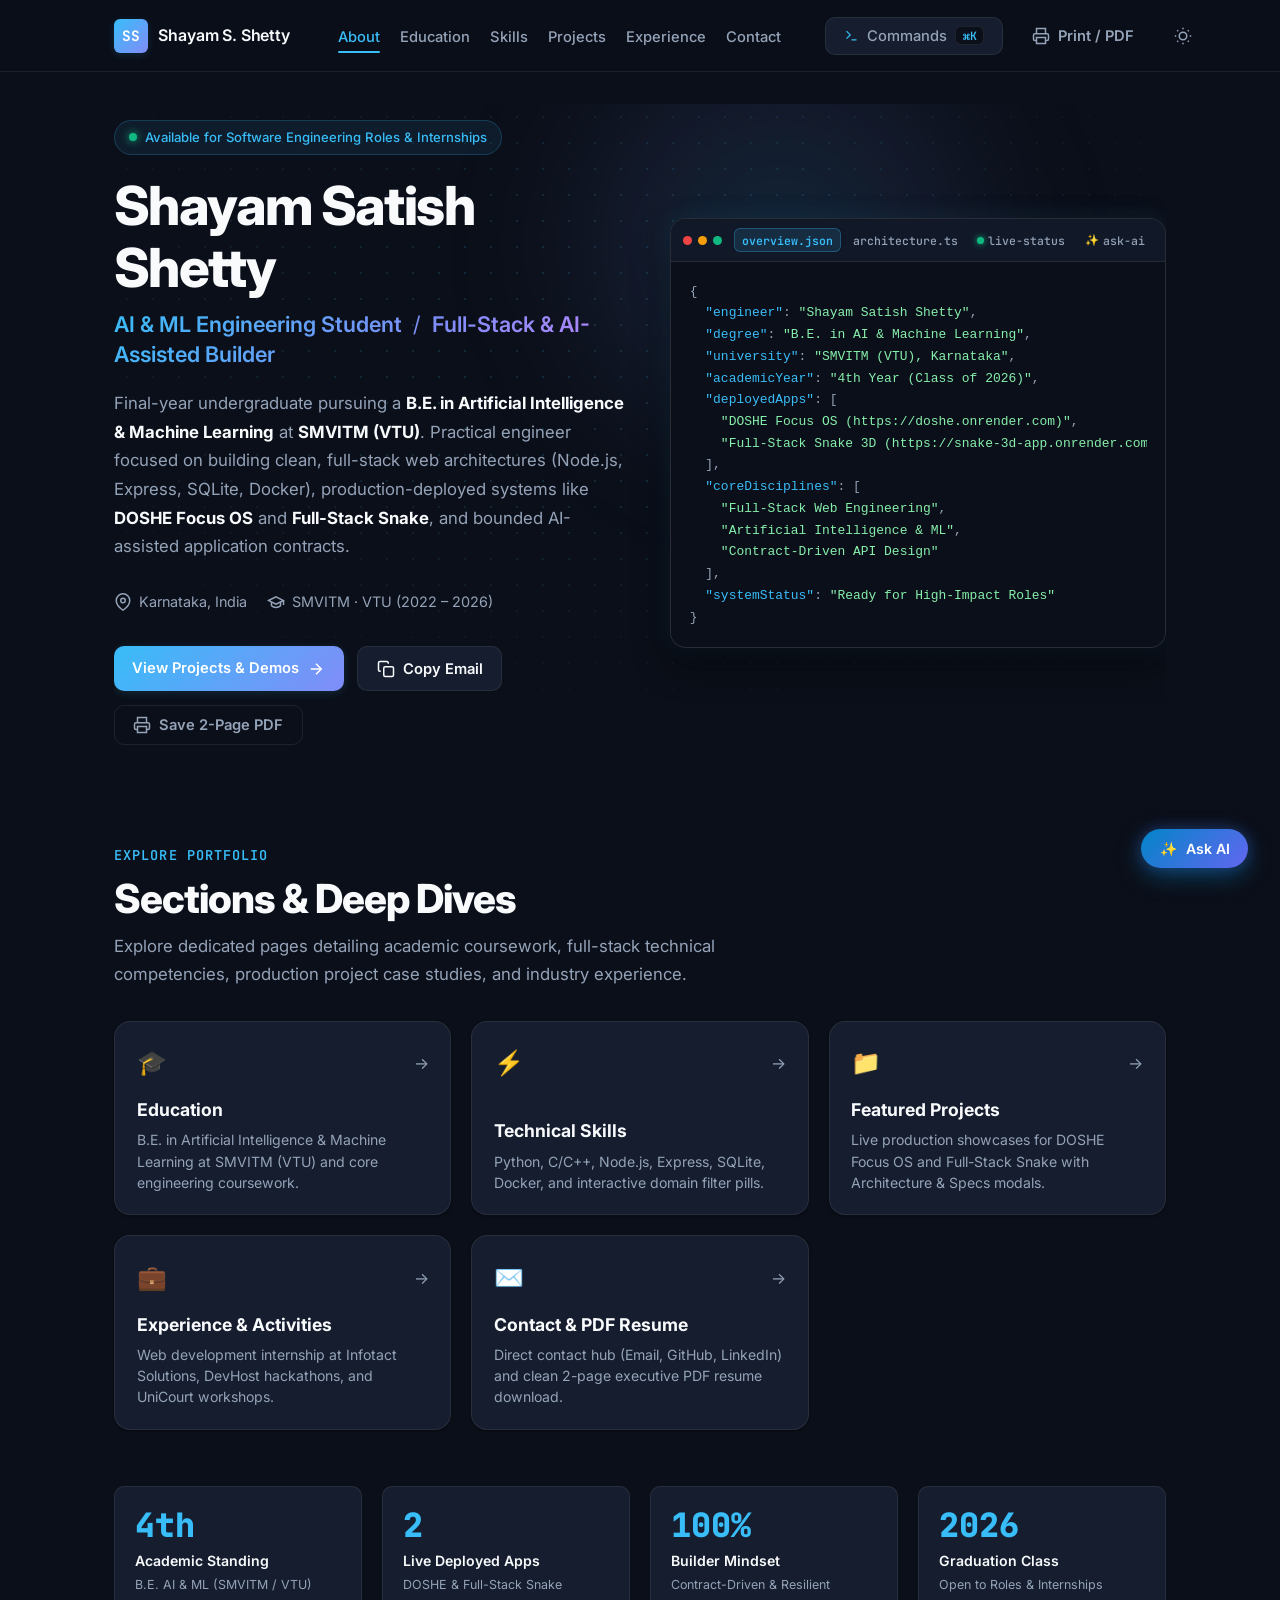
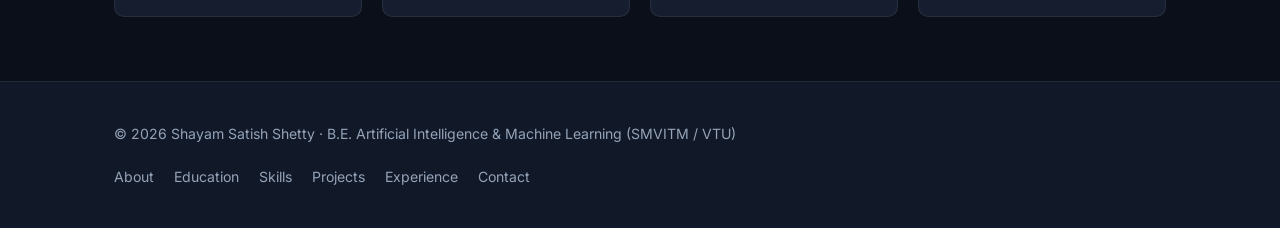
<file: index.html>
<!DOCTYPE html>
<html lang="en" data-theme="dark">
<head>
  <meta charset="UTF-8">
  <meta name="viewport" content="width=device-width, initial-scale=1.0">
  <title>Shayam Satish Shetty | AI &amp; ML Engineering Student | Full-Stack Builder</title>
  
  <meta name="description" content="Digital Resume &amp; Engineering Portfolio of Shayam Satish Shetty — 4th-Year AI &amp; ML Student at SMVITM (VTU). Full-stack builder, DOSHE Focus OS, and Full-Stack Snake.">
  <meta name="keywords" content="Shayam Satish Shetty, AI and ML Engineering, Full-Stack Developer, SMVITM, VTU, Python, Node.js, Express, SQLite, Docker, DOSHE, Snake 3D">
  <meta name="author" content="Shayam Satish Shetty">

  <!-- OpenGraph Metadata -->
  <meta property="og:type" content="profile">
  <meta property="og:title" content="Shayam Satish Shetty | AI &amp; ML Engineering Student | Full-Stack Builder">
  <meta property="og:description" content="Digital Resume &amp; Portfolio of Shayam Satish Shetty — 4th-Year AI &amp; ML Student at SMVITM (VTU). Full-stack web architectures, DOSHE, and bounded AI systems.">
  <meta property="og:url" content="https://shayam1408.github.io/">
  <meta property="og:site_name" content="Shayam Satish Shetty Portfolio">

  <!-- SVG Favicon -->
  <link rel="icon" type="image/svg+xml" href="data:image/svg+xml,%3Csvg xmlns='http://www.w3.org/2000/svg' viewBox='0 0 32 32'%3E%3Crect width='32' height='32' rx='8' fill='%230b0f19'/%3E%3Cdefs%3E%3ClinearGradient id='g' x1='0%25' y1='0%25' x2='100%25' y2='100%25'%3E%3Cstop offset='0%25' stop-color='%2338bdf8'/%3E%3Cstop offset='100%25' stop-color='%23818cf8'/%3E%3C/linearGradient%3E%3C/defs%3E%3Ctext x='16' y='21' font-family='monospace' font-size='14' font-weight='800' fill='url(%23g)' text-anchor='middle'%3ESS%3C/text%3E%3C/svg%3E">

  <!-- Fonts -->
  <link rel="preconnect" href="https://fonts.googleapis.com">
  <link rel="preconnect" href="https://fonts.gstatic.com" crossorigin>
  <link href="https://fonts.googleapis.com/css2?family=Inter:wght@400;500;600;700;800&family=JetBrains+Mono:wght@400;500;600;700&display=swap" rel="stylesheet">

  <!-- Instant Theme Initializer (Prevents FOUT) -->
  <script>
    (function() {
      const t = localStorage.getItem('shayam_theme') || 'dark';
      document.documentElement.setAttribute('data-theme', t);
    })();
  </script>

  <!-- Global Design System & Page Styles -->
  <link rel="stylesheet" href="design-system.css?v=12">
  <link rel="stylesheet" href="styles.css?v=12">
</head>
<body>

  <!-- Top-Edge Scroll Progress Bar -->
  <div id="scroll-progress" class="scroll-progress" aria-hidden="true"></div>

  <!-- Accessible Skip Link -->
  <a href="#main-content" class="skip-link">Skip to main content</a>

  <!-- Floating Toast Notification -->
  <div id="toast" class="toast" role="status" aria-live="polite">
    <span class="toast-icon">✓</span>
    <span id="toast-message">Email copied to clipboard!</span>
  </div>

  <!-- Primary Header & Multi-Page Navigation Shell -->
  <header class="navbar" id="navbar">
    <div class="nav-container">
      <a href="index.html" class="nav-brand" aria-label="Shayam Satish Shetty Home">
        <span class="brand-monogram">SS</span>
        <span class="brand-name">Shayam S. Shetty</span>
      </a>

      <!-- Desktop Nav Menu -->
      <nav class="nav-menu" id="nav-menu" aria-label="Main Navigation">
        <ul class="nav-list">
          <li><a href="index.html" class="nav-link active" data-page="about">About</a></li>
          <li><a href="education.html" class="nav-link" data-page="education">Education</a></li>
          <li><a href="skills.html" class="nav-link" data-page="skills">Skills</a></li>
          <li><a href="projects.html" class="nav-link" data-page="projects">Projects</a></li>
          <li><a href="experience.html" class="nav-link" data-page="experience">Experience</a></li>
          <li><a href="contact.html" class="nav-link" data-page="contact">Contact</a></li>
        </ul>
      </nav>

      <!-- Action Utilities -->
      <div class="nav-actions">
        <!-- Command Palette Trigger Button -->
        <button id="cmd-k-btn" class="btn btn-ghost cmd-k-btn" title="Open Command Palette (Ctrl+K)" aria-label="Open Command Palette (Ctrl+K)">
          <svg class="icon cmd-k-icon" viewBox="0 0 24 24" fill="none" stroke="currentColor" stroke-width="2">
            <polyline points="4 17 10 11 4 5"></polyline>
            <line x1="12" y1="19" x2="20" y2="19"></line>
          </svg>
          <span class="cmd-k-text">Commands</span>
          <kbd class="cmd-k-kbd">⌘K</kbd>
        </button>

        <!-- Print / PDF Button -->
        <button id="print-btn" class="btn btn-ghost btn-nav-print" title="Print or Save as PDF" aria-label="Print or Save Resume as PDF">
          <svg class="icon" viewBox="0 0 24 24" fill="none" stroke="currentColor" stroke-width="2">
            <polyline points="6 9 6 2 18 2 18 9"></polyline>
            <path d="M6 18H4a2 2 0 0 1-2-2v-5a2 2 0 0 1 2-2h16a2 2 0 0 1 2 2v5a2 2 0 0 1-2 2h-2"></path>
            <rect x="6" y="14" width="12" height="8"></rect>
          </svg>
          <span class="btn-text">Print / PDF</span>
        </button>

        <!-- Light / Dark Theme Toggle Button -->
        <button id="theme-toggle" class="btn btn-ghost btn-icon" title="Toggle Dark/Light Mode" aria-label="Toggle theme">
          <svg class="icon icon-sun" viewBox="0 0 24 24" fill="none" stroke="currentColor" stroke-width="2">
            <circle cx="12" cy="12" r="5"></circle>
            <line x1="12" y1="1" x2="12" y2="3"></line>
            <line x1="12" y1="21" x2="12" y2="23"></line>
            <line x1="4.22" y1="4.22" x2="5.64" y2="5.64"></line>
            <line x1="18.36" y1="18.36" x2="19.78" y2="19.78"></line>
            <line x1="1" y1="12" x2="3" y2="12"></line>
            <line x1="21" y1="12" x2="23" y2="12"></line>
            <line x1="4.22" y1="19.78" x2="5.64" y2="18.36"></line>
            <line x1="18.36" y1="5.64" x2="19.78" y2="4.22"></line>
          </svg>
          <svg class="icon icon-moon" viewBox="0 0 24 24" fill="none" stroke="currentColor" stroke-width="2">
            <path d="M21 12.79A9 9 0 1 1 11.21 3 7 7 0 0 0 21 12.79z"></path>
          </svg>
        </button>

        <!-- Mobile Menu Toggle Button -->
        <button id="mobile-toggle" class="btn btn-ghost btn-icon mobile-menu-btn" aria-label="Toggle navigation menu" aria-expanded="false">
          <svg class="icon icon-menu" viewBox="0 0 24 24" fill="none" stroke="currentColor" stroke-width="2">
            <line x1="3" y1="12" x2="21" y2="12"></line>
            <line x1="3" y1="6" x2="21" y2="6"></line>
            <line x1="3" y1="18" x2="21" y2="18"></line>
          </svg>
          <svg class="icon icon-close" viewBox="0 0 24 24" fill="none" stroke="currentColor" stroke-width="2">
            <line x1="18" y1="6" x2="6" y2="18"></line>
            <line x1="6" y1="6" x2="18" y2="18"></line>
          </svg>
        </button>
      </div>
    </div>
  </header>

  <!-- MAIN PAGE CONTENT -->
  <main class="page-wrapper" id="main-content">
    <div class="container">
      
      <!-- HERO / ABOUT SECTION -->
      <section class="hero-section">
        <div class="hero-grid">
          <!-- Left Column: Bio, Credentials & CTAs -->
          <div class="hero-header">
            <div class="status-badge">
              <span class="status-dot"></span>
              <span>Available for Software Engineering Roles &amp; Internships</span>
            </div>
            <h1 class="hero-name">Shayam Satish Shetty</h1>
            <p class="hero-title">
              AI &amp; ML Engineering Student <span class="divider-slash">/</span> Full-Stack &amp; AI-Assisted Builder
            </p>
            <p class="hero-summary">
              Final-year undergraduate pursuing a <strong>B.E. in Artificial Intelligence &amp; Machine Learning</strong> at <strong>SMVITM (VTU)</strong>. 
              Practical engineer focused on building clean, full-stack web architectures (Node.js, Express, SQLite, Docker), production-deployed systems like <strong>DOSHE Focus OS</strong> and <strong>Full-Stack Snake</strong>, and bounded AI-assisted application contracts.
            </p>
            <div class="hero-meta">
              <div class="meta-item">
                <svg class="icon" viewBox="0 0 24 24" fill="none" stroke="currentColor" stroke-width="2">
                  <path d="M21 10c0 7-9 13-9 13s-9-6-9-13a9 9 0 0 1 18 0z"></path>
                  <circle cx="12" cy="10" r="3"></circle>
                </svg>
                <span>Karnataka, India</span>
              </div>
              <div class="meta-item">
                <svg class="icon" viewBox="0 0 24 24" fill="none" stroke="currentColor" stroke-width="2">
                  <path d="M22 10v6M2 10l10-5 10 5-10 5z"></path>
                  <path d="M6 12v5c3 3 9 3 12 0v-5"></path>
                </svg>
                <span>SMVITM · VTU (2022 – 2026)</span>
              </div>
            </div>
            <div class="hero-cta-group">
              <a href="projects.html" class="btn btn-primary">
                <span>View Projects &amp; Demos</span>
                <svg class="icon" viewBox="0 0 24 24" fill="none" stroke="currentColor" stroke-width="2">
                  <line x1="5" y1="12" x2="19" y2="12"></line>
                  <polyline points="12 5 19 12 12 19"></polyline>
                </svg>
              </a>
              <button class="btn btn-secondary copy-email-btn" data-email="shayamshett290@gmail.com" aria-label="Copy Email Address">
                <svg class="icon" viewBox="0 0 24 24" fill="none" stroke="currentColor" stroke-width="2">
                  <rect x="9" y="9" width="13" height="13" rx="2"></rect>
                  <path d="M5 15H4a2 2 0 0 1-2-2V4a2 2 0 0 1 2-2h9a2 2 0 0 1 2 2v1"></path>
                </svg>
                <span>Copy Email</span>
              </button>
              <button class="btn btn-outline quick-print-trigger" aria-label="Print or Save as PDF">
                <svg class="icon" viewBox="0 0 24 24" fill="none" stroke="currentColor" stroke-width="2">
                  <polyline points="6 9 6 2 18 2 18 9"></polyline>
                  <path d="M6 18H4a2 2 0 0 1-2-2v-5a2 2 0 0 1 2-2h16a2 2 0 0 1 2 2v5a2 2 0 0 1-2 2h-2"></path>
                  <rect x="6" y="14" width="12" height="8"></rect>
                </svg>
                <span>Save 2-Page PDF</span>
              </button>
            </div>
          </div>

          <!-- Right Column: Interactive Engineer Spec Card -->
          <aside class="hero-spec-card" aria-label="Interactive Engineer Specification">
            <div class="spec-card-header">
              <div class="spec-window-controls" aria-hidden="true">
                <span class="win-dot dot-red"></span>
                <span class="win-dot dot-yellow"></span>
                <span class="win-dot dot-green"></span>
              </div>
              <div class="spec-tabs" role="tablist" aria-label="Engineer Spec Tabs">
                <button type="button" class="spec-tab-btn active" role="tab" id="tab-overview" aria-selected="true" aria-controls="pane-overview" data-tab="overview">overview.json</button>
                <button type="button" class="spec-tab-btn" role="tab" id="tab-arch" aria-selected="false" aria-controls="pane-arch" data-tab="arch">architecture.ts</button>
                <button type="button" class="spec-tab-btn" role="tab" id="tab-live" aria-selected="false" aria-controls="pane-live" data-tab="live">
                  <span class="pulse-indicator"></span>live-status
                </button>
                <button type="button" class="spec-tab-btn" role="tab" id="tab-ask" aria-selected="false" aria-controls="pane-ask" data-tab="ask">
                  <span class="pulse-sparkle">✨</span>ask-ai
                </button>
              </div>
            </div>

            <!-- Tab Pane 1: overview.json -->
            <div class="spec-tab-pane active" id="pane-overview" role="tabpanel" aria-labelledby="tab-overview">
              <pre class="code-editor"><code><span class="code-punct">{</span>
  <span class="code-key">"engineer"</span><span class="code-punct">:</span> <span class="code-str">"Shayam Satish Shetty"</span><span class="code-punct">,</span>
  <span class="code-key">"degree"</span><span class="code-punct">:</span> <span class="code-str">"B.E. in AI &amp; Machine Learning"</span><span class="code-punct">,</span>
  <span class="code-key">"university"</span><span class="code-punct">:</span> <span class="code-str">"SMVITM (VTU), Karnataka"</span><span class="code-punct">,</span>
  <span class="code-key">"academicYear"</span><span class="code-punct">:</span> <span class="code-str">"4th Year (Class of 2026)"</span><span class="code-punct">,</span>
  <span class="code-key">"deployedApps"</span><span class="code-punct">:</span> <span class="code-punct">[</span>
    <span class="code-str">"DOSHE Focus OS (https://doshe.onrender.com)"</span><span class="code-punct">,</span>
    <span class="code-str">"Full-Stack Snake 3D (https://snake-3d-app.onrender.com)"</span>
  <span class="code-punct">]</span><span class="code-punct">,</span>
  <span class="code-key">"coreDisciplines"</span><span class="code-punct">:</span> <span class="code-punct">[</span>
    <span class="code-str">"Full-Stack Web Engineering"</span><span class="code-punct">,</span>
    <span class="code-str">"Artificial Intelligence &amp; ML"</span><span class="code-punct">,</span>
    <span class="code-str">"Contract-Driven API Design"</span>
  <span class="code-punct">]</span><span class="code-punct">,</span>
  <span class="code-key">"systemStatus"</span><span class="code-punct">:</span> <span class="code-str">"Ready for High-Impact Roles"</span>
<span class="code-punct">}</span></code></pre>
            </div>

            <!-- Tab Pane 2: architecture.ts -->
            <div class="spec-tab-pane" id="pane-arch" role="tabpanel" aria-labelledby="tab-arch" hidden>
              <pre class="code-editor"><code><span class="code-comment">// Bounded Full-Stack Systems & Production Contracts</span>
<span class="code-kw">export interface</span> <span class="code-type">LiveDeployments</span> <span class="code-punct">{</span>
  <span class="code-prop">doshe</span><span class="code-punct">:</span> <span class="code-punct">{</span>
    <span class="code-prop">url</span><span class="code-punct">:</span> <span class="code-str">"https://doshe.onrender.com"</span><span class="code-punct">;</span>
    <span class="code-prop">stack</span><span class="code-punct">:</span> <span class="code-str">"Node.js + Express + SQLite"</span><span class="code-punct">;</span>
    <span class="code-prop">modules</span><span class="code-punct">:</span> <span class="code-punct">[</span><span class="code-str">"Focus Gate"</span><span class="code-punct">,</span> <span class="code-str">"FocusTube"</span><span class="code-punct">,</span> <span class="code-str">"Soundscapes"</span><span class="code-punct">]</span><span class="code-punct">;</span>
    <span class="code-prop">mode</span><span class="code-punct">:</span> <span class="code-str">"strict-cognitive-lock"</span><span class="code-punct">;</span>
  <span class="code-punct">}</span><span class="code-punct">;</span>
  <span class="code-prop">snake3D</span><span class="code-punct">:</span> <span class="code-punct">{</span>
    <span class="code-prop">url</span><span class="code-punct">:</span> <span class="code-str">"https://snake-3d-app.onrender.com"</span><span class="code-punct">;</span>
    <span class="code-prop">stack</span><span class="code-punct">:</span> <span class="code-str">"Three.js + Express + SQLite"</span><span class="code-punct">;</span>
    <span class="code-prop">aiCoachSLA</span><span class="code-punct">:</span> <span class="code-str">"120ms max (deterministic fallback)"</span><span class="code-punct">;</span>
  <span class="code-punct">}</span><span class="code-punct">;</span>
<span class="code-punct">}</span></code></pre>
            </div>

            <!-- Tab Pane 3: live-status -->
            <div class="spec-tab-pane" id="pane-live" role="tabpanel" aria-labelledby="tab-live" hidden>
              <div class="live-status-pane">
                <!-- App 1: DOSHE -->
                <div class="live-app-card">
                  <div class="live-app-header">
                    <div class="live-app-title-wrap">
                      <span class="live-app-badge">Production Deployment</span>
                      <h3 class="live-app-title">DOSHE — Focus OS &amp; FocusTube</h3>
                    </div>
                    <span class="live-status-pill">
                      <span class="live-pill-dot"></span>
                      <span id="doshe-status-text">Production Live</span>
                    </span>
                  </div>
                  <div class="live-app-meta">
                    <span class="live-app-label">Stack / URL:</span>
                    <a href="https://doshe.onrender.com" target="_blank" rel="noopener noreferrer" class="live-app-link">
                      <span>doshe.onrender.com</span>
                      <span class="ext-arrow">↗</span>
                    </a>
                  </div>
                  <div class="live-app-actions">
                    <button type="button" id="ping-doshe-btn" class="live-ping-btn">
                      <svg class="icon btn-icon-xs" viewBox="0 0 24 24" fill="none" stroke="currentColor" stroke-width="2">
                        <path d="M22 12h-4l-3 9L9 3l-3 9H2"></path>
                      </svg>
                      <span>Ping Endpoint</span>
                    </button>
                    <a href="https://doshe.onrender.com" target="_blank" rel="noopener noreferrer" class="live-launch-btn">
                      <span>Launch App</span>
                      <span class="ext-arrow">↗</span>
                    </a>
                  </div>
                </div>

                <!-- App 2: Snake 3D -->
                <div class="live-app-card">
                  <div class="live-app-header">
                    <div class="live-app-title-wrap">
                      <span class="live-app-badge">Production Deployment</span>
                      <h3 class="live-app-title">Full-Stack Snake &amp; AI Coach</h3>
                    </div>
                    <span class="live-status-pill">
                      <span class="live-pill-dot"></span>
                      <span id="render-status-text">Production Live</span>
                    </span>
                  </div>
                  <div class="live-app-meta">
                    <span class="live-app-label">Stack / URL:</span>
                    <a href="https://snake-3d-app.onrender.com" target="_blank" rel="noopener noreferrer" class="live-app-link">
                      <span>snake-3d-app.onrender.com</span>
                      <span class="ext-arrow">↗</span>
                    </a>
                  </div>
                  <div class="live-app-actions">
                    <button type="button" id="ping-render-btn" class="live-ping-btn">
                      <svg class="icon btn-icon-xs" viewBox="0 0 24 24" fill="none" stroke="currentColor" stroke-width="2">
                        <path d="M22 12h-4l-3 9L9 3l-3 9H2"></path>
                      </svg>
                      <span>Ping Endpoint</span>
                    </button>
                    <a href="https://snake-3d-app.onrender.com" target="_blank" rel="noopener noreferrer" class="live-launch-btn">
                      <span>Launch App</span>
                      <span class="ext-arrow">↗</span>
                    </a>
                  </div>
                </div>
              </div>
            </div>

            <!-- Tab Pane 4: ask-ai -->
            <div class="spec-tab-pane" id="pane-ask" role="tabpanel" aria-labelledby="tab-ask" hidden>
              <div class="ask-ai-pane">
                <div class="ask-ai-chips">
                  <button type="button" class="ask-chip" data-query="doshe">How does DOSHE work?</button>
                  <button type="button" class="ask-chip" data-query="snake">Snake AI fallback design?</button>
                  <button type="button" class="ask-chip" data-query="stack">Core tech stack?</button>
                  <button type="button" class="ask-chip" data-query="experience">Internship &amp; hackathons?</button>
                </div>
                <div class="ask-ai-output" style="margin: 0.75rem 0;">
                  <div class="ask-ai-answer" id="ask-ai-answer">Click a suggested question above or type your prompt below...</div>
                  <div class="ask-ai-actions" id="ask-ai-actions"></div>
                </div>
                <form id="ask-ai-form" style="display: flex; gap: 0.4rem;">
                  <input type="text" id="ask-ai-input" class="ask-ai-input" placeholder="Ask about full-stack, AI, projects..." autocomplete="off">
                  <button type="submit" class="btn btn-sm btn-primary">Send</button>
                </form>
              </div>
            </div>
          </aside>
        </div>
      </section>

      <!-- SECTION: QUICK MULTI-PAGE NAVIGATION -->
      <section style="margin-top: 3.5rem;">
        <div class="section-title-wrap">
          <span class="section-tag">EXPLORE PORTFOLIO</span>
          <h2 class="section-title">Sections &amp; Deep Dives</h2>
          <p class="section-desc">
            Explore dedicated pages detailing academic coursework, full-stack technical competencies, production project case studies, and industry experience.
          </p>
        </div>

        <div class="quick-nav-grid">
          <a href="education.html" class="quick-nav-card">
            <div class="quick-nav-top">
              <span class="quick-nav-icon">🎓</span>
              <span class="quick-nav-arrow">→</span>
            </div>
            <div>
              <h3 class="quick-nav-title">Education</h3>
              <p class="quick-nav-desc">B.E. in Artificial Intelligence &amp; Machine Learning at SMVITM (VTU) and core engineering coursework.</p>
            </div>
          </a>

          <a href="skills.html" class="quick-nav-card">
            <div class="quick-nav-top">
              <span class="quick-nav-icon">⚡</span>
              <span class="quick-nav-arrow">→</span>
            </div>
            <div>
              <h3 class="quick-nav-title">Technical Skills</h3>
              <p class="quick-nav-desc">Python, C/C++, Node.js, Express, SQLite, Docker, and interactive domain filter pills.</p>
            </div>
          </a>

          <a href="projects.html" class="quick-nav-card">
            <div class="quick-nav-top">
              <span class="quick-nav-icon">📁</span>
              <span class="quick-nav-arrow">→</span>
            </div>
            <div>
              <h3 class="quick-nav-title">Featured Projects</h3>
              <p class="quick-nav-desc">Live production showcases for DOSHE Focus OS and Full-Stack Snake with Architecture &amp; Specs modals.</p>
            </div>
          </a>

          <a href="experience.html" class="quick-nav-card">
            <div class="quick-nav-top">
              <span class="quick-nav-icon">💼</span>
              <span class="quick-nav-arrow">→</span>
            </div>
            <div>
              <h3 class="quick-nav-title">Experience &amp; Activities</h3>
              <p class="quick-nav-desc">Web development internship at Infotact Solutions, DevHost hackathons, and UniCourt workshops.</p>
            </div>
          </a>

          <a href="contact.html" class="quick-nav-card">
            <div class="quick-nav-top">
              <span class="quick-nav-icon">✉️</span>
              <span class="quick-nav-arrow">→</span>
            </div>
            <div>
              <h3 class="quick-nav-title">Contact &amp; PDF Resume</h3>
              <p class="quick-nav-desc">Direct contact hub (Email, GitHub, LinkedIn) and clean 2-page executive PDF resume download.</p>
            </div>
          </a>
        </div>
      </section>

      <!-- STAT CARDS -->
      <section style="margin-top: 3.5rem;">
        <div style="display: grid; grid-template-columns: repeat(auto-fit, minmax(220px, 1fr)); gap: 1.25rem;">
          <div class="stat-card">
            <div class="stat-number">4th</div>
            <div class="stat-label">Academic Standing</div>
            <div class="stat-sub">B.E. AI &amp; ML (SMVITM / VTU)</div>
          </div>
          <div class="stat-card">
            <div class="stat-number">2</div>
            <div class="stat-label">Live Deployed Apps</div>
            <div class="stat-sub">DOSHE &amp; Full-Stack Snake</div>
          </div>
          <div class="stat-card">
            <div class="stat-number">100%</div>
            <div class="stat-label">Builder Mindset</div>
            <div class="stat-sub">Contract-Driven &amp; Resilient</div>
          </div>
          <div class="stat-card">
            <div class="stat-number">2026</div>
            <div class="stat-label">Graduation Class</div>
            <div class="stat-sub">Open to Roles &amp; Internships</div>
          </div>
        </div>
      </section>

    </div>

    </main>

  <!-- FLOATING ASK-AI BUTTON & DRAWER (Available across all pages) -->
  <button id="floating-ask-ai-btn" class="floating-ask-ai-btn" aria-label="Open Resume AI Assistant" title="Ask Resume AI (Q&amp;A)">
    <span>✨</span>
    <span>Ask AI</span>
  </button>

  <div id="ask-ai-drawer" class="ask-ai-drawer" role="dialog" aria-modal="true" aria-label="Resume AI Assistant" hidden>
    <div class="ask-ai-drawer-backdrop" id="ask-ai-backdrop"></div>
    <div class="ask-ai-drawer-box">
      <div class="ask-ai-drawer-header">
        <div class="ask-ai-drawer-title">
          <span>✨</span>
          <span>Resume AI Assistant</span>
          <span class="ai-badge-chip">Deterministic</span>
        </div>
        <button type="button" class="drawer-close-btn" id="close-ask-ai-drawer" aria-label="Close Assistant">
          <svg class="icon" viewBox="0 0 24 24" fill="none" stroke="currentColor" stroke-width="2">
            <line x1="18" y1="6" x2="6" y2="18"></line>
            <line x1="6" y1="6" x2="18" y2="18"></line>
          </svg>
        </button>
      </div>
      <div class="ask-ai-drawer-body">
        <p class="ask-ai-intro">Ask questions grounded in Shayam's real engineering credentials:</p>
        <div class="ask-ai-chips">
          <button type="button" class="ask-chip" data-query="doshe">How does DOSHE work?</button>
          <button type="button" class="ask-chip" data-query="snake">Snake AI fallback design?</button>
          <button type="button" class="ask-chip" data-query="stack">Core tech stack?</button>
          <button type="button" class="ask-chip" data-query="experience">Internship &amp; hackathons?</button>
        </div>
        <div class="ask-ai-output">
          <div class="ask-ai-answer" id="drawer-ask-ai-answer">Click a suggested question above or type your prompt below...</div>
          <div class="ask-ai-actions" id="drawer-ask-ai-actions"></div>
        </div>
      </div>
      <form class="ask-ai-form" id="drawer-ask-ai-form">
        <input type="text" class="ask-ai-input" id="drawer-ask-ai-input" placeholder="Ask about full-stack, AI, projects..." autocomplete="off">
        <button type="submit" class="btn btn-sm btn-primary">Send ↵</button>
      </form>
    </div>
  </div>

  <!-- COMMAND PALETTE MODAL (Ctrl+K / ⌘K) -->
  <div id="cmd-palette" class="cmd-palette-overlay" role="dialog" aria-modal="true" aria-label="Command Palette" hidden>
    <div class="cmd-palette-backdrop"></div>
    <div class="cmd-palette-box">
      <div class="cmd-palette-header">
        <div class="cmd-input-wrap">
          <svg class="icon cmd-search-icon" viewBox="0 0 24 24" fill="none" stroke="currentColor" stroke-width="2">
            <circle cx="11" cy="11" r="8"></circle>
            <line x1="21" y1="21" x2="16.65" y2="16.65"></line>
          </svg>
          <input type="text" id="cmd-input" class="cmd-input" placeholder="Type a command or jump to page..." autocomplete="off" spellcheck="false">
        </div>
      </div>
      <div class="cmd-list" id="cmd-list" role="listbox"></div>
      <div class="cmd-palette-footer">
        <div class="cmd-footer-shortcuts">
          <span class="cmd-hint"><kbd>↑</kbd> <kbd>↓</kbd> Navigate</span>
          <span class="cmd-hint"><kbd>↵</kbd> Select</span>
          <span class="cmd-hint"><kbd>ESC</kbd> Close</span>
        </div>
        <span>Shayam Satish Shetty · Multi-Page Portfolio</span>
      </div>
    </div>
  </div>

  <!-- GLOBAL FOOTER -->
  <footer class="footer">
    <div class="container footer-container">
      <div class="footer-copy">
        © 2026 Shayam Satish Shetty · B.E. Artificial Intelligence &amp; Machine Learning (SMVITM / VTU)
      </div>
      <nav class="footer-nav" aria-label="Footer Navigation">
        <a href="index.html">About</a>
        <a href="education.html">Education</a>
        <a href="skills.html">Skills</a>
        <a href="projects.html">Projects</a>
        <a href="experience.html">Experience</a>
        <a href="contact.html">Contact</a>
      </nav>
    </div>
  </footer>

  <!-- Unified Multi-Page Script (v=9) -->
      <!-- UNIVERSAL 2-PAGE PRINT RESUME DOCUMENT -->
  <div class="print-resume-doc" aria-hidden="true">
    <!-- PAGE 1: Header, Executive Summary, Education & Technical Capabilities -->
    <div class="print-resume-page print-page-1">
      <header class="print-header-sheet">
        <h1 class="print-name">Shayam Satish Shetty</h1>
        <p class="print-title">AI &amp; ML Engineering Student | Full-Stack Builder</p>
        <div class="print-contact-bar">
          <a href="mailto:shayamshett290@gmail.com">shayamshett290@gmail.com</a>
          <span class="print-sep">•</span>
          <a href="https://github.com/shayam1408" target="_blank" rel="noopener noreferrer">github.com/shayam1408</a>
          <span class="print-sep">•</span>
          <a href="https://www.linkedin.com/in/shayam-shetty-13208728b/" target="_blank" rel="noopener noreferrer">linkedin.com/in/shayam-shetty-13208728b/</a>
          <span class="print-sep">•</span>
          <a href="https://shayam1408.github.io/shayam-digital-resume/" target="_blank" rel="noopener noreferrer">shayam1408.github.io/shayam-digital-resume/</a>
          <span class="print-sep">•</span>
          <span>Karnataka, India</span>
        </div>
      </header>

      <section class="print-section">
        <h2 class="print-section-title">Executive Summary</h2>
        <p class="print-desc">
          Final-year Artificial Intelligence &amp; Machine Learning undergraduate at SMVITM (VTU) with proven hands-on full-stack development experience. Specializes in building resilient, bounded software architectures using Node.js, Express, and SQLite, paired with client-side AI integration and deterministic fallbacks. Experienced in production deployment, modular UI craft, and agile delivery.
        </p>
      </section>

      <section class="print-section">
        <h2 class="print-section-title">Education</h2>
        <div class="print-edu-item">
          <div class="print-tl-header">
            <span><strong>Bachelor of Engineering (B.E.) in Artificial Intelligence &amp; Machine Learning</strong></span>
            <span>2022 – 2026</span>
          </div>
          <div class="print-tl-sub">Shri Madhwa Vadiraja Institute of Technology &amp; Management (SMVITM) · VTU, Belagavi</div>
          <div class="print-tl-desc">
            <strong>Key Coursework:</strong> Machine Learning, Artificial Intelligence, Data Structures &amp; Algorithms, Object-Oriented Programming (C++/Java), Database Management Systems (SQL), Operating Systems, Computer Networks, Software Engineering.
          </div>
        </div>
      </section>

      <section class="print-section">
        <h2 class="print-section-title">Technical Capabilities</h2>
        <div class="print-skills-grid">
          <div class="print-skill-card">
            <div class="print-skill-cat-title">Languages</div>
            <div class="print-skill-tags">
              <span class="print-skill-tag">Python</span>
              <span class="print-skill-tag">C/C++</span>
              <span class="print-skill-tag">JavaScript (ES6+)</span>
              <span class="print-skill-tag">HTML5 / CSS3</span>
            </div>
          </div>
          <div class="print-skill-card">
            <div class="print-skill-cat-title">Web &amp; Backend</div>
            <div class="print-skill-tags">
              <span class="print-skill-tag">Node.js</span>
              <span class="print-skill-tag">Express.js</span>
              <span class="print-skill-tag">RESTful APIs</span>
              <span class="print-skill-tag">Error Middleware</span>
            </div>
          </div>
          <div class="print-skill-card">
            <div class="print-skill-cat-title">Databases &amp; DevOps</div>
            <div class="print-skill-tags">
              <span class="print-skill-tag">SQLite</span>
              <span class="print-skill-tag">Docker</span>
              <span class="print-skill-tag">Git &amp; GitHub</span>
              <span class="print-skill-tag">Render Cloud</span>
            </div>
          </div>
          <div class="print-skill-card">
            <div class="print-skill-cat-title">Workflows &amp; AI</div>
            <div class="print-skill-tags">
              <span class="print-skill-tag">AI Contracts</span>
              <span class="print-skill-tag">Local Fallbacks</span>
              <span class="print-skill-tag">Web Audio API</span>
              <span class="print-skill-tag">Prompt Engineering</span>
            </div>
          </div>
        </div>
      </section>
    </div>

    <!-- PAGE 2: Featured Production Projects & Experience -->
    <div class="print-resume-page print-page-2">
      <section class="print-section">
        <h2 class="print-section-title">Featured Production Projects</h2>
        <div class="print-projects-grid">
          <div class="print-project-card">
            <span class="print-project-badge">Full-Stack &amp; AI Systems</span>
            <div class="print-project-title">DOSHE — Focus OS &amp; FocusTube</div>
            <p class="print-project-desc">
              Intent-based productivity operating system engineered to curb algorithmic doomscrolling, built with Node.js, Express, and SQLite.
            </p>
            <div class="print-highlights-list">
              <div>▹ <strong>Focus Gate &amp; Lock:</strong> Strict-mode cognitive barrier preventing algorithmic distraction.</div>
              <div>▹ <strong>FocusTube &amp; AI Coach:</strong> Distraction-free study space with youtube-nocookie and AI concept breakdown.</div>
              <div>▹ <strong>Soundscapes &amp; Tasks:</strong> Top-3 intent prioritization, urge shielding, and native Web Audio soundscapes.</div>
            </div>
            <div class="print-project-urls">
              <div><strong>Live Demo:</strong> https://doshe.onrender.com</div>
              <div><strong>GitHub Repo:</strong> https://github.com/shayam1408/DOSHE</div>
            </div>
          </div>

          <div class="print-project-card">
            <span class="print-project-badge">Full-Stack &amp; AI Systems</span>
            <div class="print-project-title">Full-Stack Snake &amp; AI Coach</div>
            <p class="print-project-desc">
              Deterministic 3D browser arcade game paired with an Express backend, SQLite persistence, and an AI round coach.
            </p>
            <div class="print-highlights-list">
              <div>▹ <strong>Latency SLA:</strong> Strict 120ms timeout on coaching round advice with zero-latency local fallback.</div>
              <div>▹ <strong>Persistence:</strong> Transactional SQLite high-score tables and session telemetry recording.</div>
              <div>▹ <strong>Resilience:</strong> Versioned JSON schema contracts protecting client UI from backend anomalies.</div>
            </div>
            <div class="print-project-urls">
              <div><strong>Live Demo:</strong> https://snake-3d-app.onrender.com</div>
              <div><strong>GitHub Repo:</strong> https://github.com/shayam1408/Snake-3d-app</div>
            </div>
          </div>
        </div>
      </section>

      <section class="print-section">
        <h2 class="print-section-title">Experience &amp; Technical Activities</h2>
        <div class="print-timeline-item">
          <div class="print-tl-header">
            <span><strong>Web &amp; Software Development Intern</strong> — Infotact Solutions</span>
            <span>Internship</span>
          </div>
          <div class="print-tl-sub">Full-Stack Web Engineering &amp; Component Delivery</div>
          <div class="print-tl-desc">
            Engineered modular frontend and backend web components with clean separation of concerns. Optimized client rendering performance and cross-browser responsiveness. Participated in regular code reviews, git branching workflows, and software quality assurance.
          </div>
        </div>

        <div class="print-timeline-item">
          <div class="print-tl-header">
            <span><strong>Technical Workshops &amp; Hackathon Competitor</strong> — SMVITM</span>
            <span>Campus Leadership</span>
          </div>
          <div class="print-tl-sub">UniCourt Web Development Workshops &amp; DevHost Hackathon</div>
          <div class="print-tl-desc">
            Competed in intensive collaborative hackathon sprints building full-stack web solutions under tight deadlines. Completed advanced industry workshops on modern API architecture, asynchronous JavaScript, and cloud-ready database modeling.
          </div>
        </div>
      </section>
    </div>
  </div>

  <script src="script.js?v=12"></script>
</body>
</html>
</file>
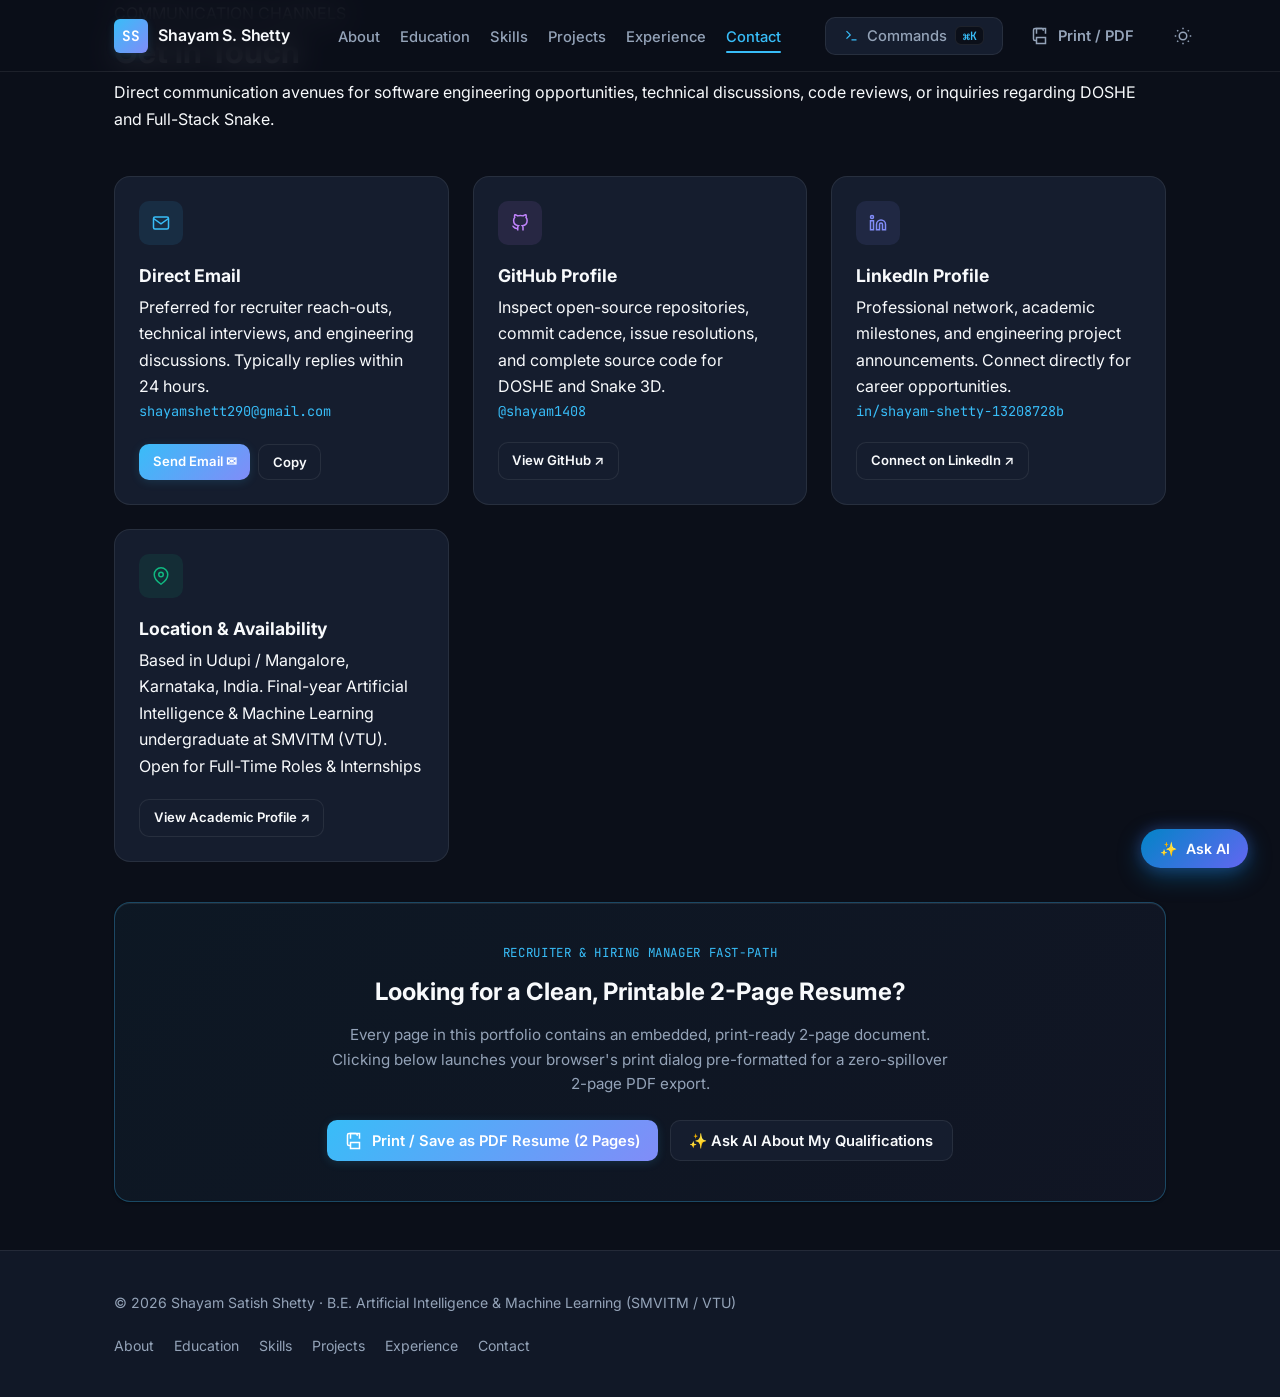
<file: contact.html>
<!DOCTYPE html>
<html lang="en" data-theme="dark">
<head>
  <meta charset="UTF-8">
  <meta name="viewport" content="width=device-width, initial-scale=1.0">
  <title>Contact &amp; Connect | Shayam Satish Shetty</title>
  
  <meta name="description" content="Get in touch with Shayam Satish Shetty — Full-Stack &amp; AI-Assisted Software Engineer based in Karnataka, India. Email, GitHub, LinkedIn, and PDF resume export.">
  <meta name="keywords" content="Shayam Satish Shetty, Contact, Email, LinkedIn, GitHub, Resume PDF, Hire Software Engineer, Full-Stack Developer">
  <meta name="author" content="Shayam Satish Shetty">

  <!-- OpenGraph Metadata -->
  <meta property="og:type" content="profile">
  <meta property="og:title" content="Contact &amp; Connect | Shayam Satish Shetty">
  <meta property="og:description" content="Reach out to Shayam Satish Shetty for software engineering roles, full-stack collaboration, or to download his 2-page PDF resume.">
  <meta property="og:url" content="https://shayam1408.github.io/contact.html">
  <meta property="og:site_name" content="Shayam Satish Shetty Portfolio">

  <!-- SVG Favicon -->
  <link rel="icon" type="image/svg+xml" href="data:image/svg+xml,%3Csvg xmlns='http://www.w3.org/2000/svg' viewBox='0 0 32 32'%3E%3Crect width='32' height='32' rx='8' fill='%230b0f19'/%3E%3Cdefs%3E%3ClinearGradient id='g' x1='0%25' y1='0%25' x2='100%25' y2='100%25'%3E%3Cstop offset='0%25' stop-color='%2338bdf8'/%3E%3Cstop offset='100%25' stop-color='%23818cf8'/%3E%3C/linearGradient%3E%3C/defs%3E%3Ctext x='16' y='21' font-family='monospace' font-size='14' font-weight='800' fill='url(%23g)' text-anchor='middle'%3ESS%3C/text%3E%3C/svg%3E">

  <!-- Fonts -->
  <link rel="preconnect" href="https://fonts.googleapis.com">
  <link rel="preconnect" href="https://fonts.gstatic.com" crossorigin>
  <link href="https://fonts.googleapis.com/css2?family=Inter:wght@400;500;600;700;800&family=JetBrains+Mono:wght@400;500;600;700&display=swap" rel="stylesheet">

  <!-- Instant Theme Initializer -->
  <script>
    (function() {
      const t = localStorage.getItem('shayam_theme') || 'dark';
      document.documentElement.setAttribute('data-theme', t);
    })();
  </script>

  <!-- Global Design System & Page Styles -->
  <link rel="stylesheet" href="design-system.css?v=12">
  <link rel="stylesheet" href="styles.css?v=12">
</head>
<body>

  <div id="scroll-progress" class="scroll-progress" aria-hidden="true"></div>
  <a href="#main-content" class="skip-link">Skip to main content</a>

  <div id="toast" class="toast" role="status" aria-live="polite">
    <span class="toast-icon">✓</span>
    <span id="toast-message">Copied to clipboard!</span>
  </div>

  <!-- Primary Header & Multi-Page Navigation Shell -->
  <header class="navbar" id="navbar">
    <div class="nav-container">
      <a href="index.html" class="nav-brand" aria-label="Shayam Satish Shetty Home">
        <span class="brand-monogram">SS</span>
        <span class="brand-name">Shayam S. Shetty</span>
      </a>

      <nav class="nav-menu" id="nav-menu" aria-label="Main Navigation">
        <ul class="nav-list">
          <li><a href="index.html" class="nav-link" data-page="about">About</a></li>
          <li><a href="education.html" class="nav-link" data-page="education">Education</a></li>
          <li><a href="skills.html" class="nav-link" data-page="skills">Skills</a></li>
          <li><a href="projects.html" class="nav-link" data-page="projects">Projects</a></li>
          <li><a href="experience.html" class="nav-link" data-page="experience">Experience</a></li>
          <li><a href="contact.html" class="nav-link active" data-page="contact">Contact</a></li>
        </ul>
      </nav>

      <div class="nav-actions">
        <button id="cmd-k-btn" class="btn btn-ghost cmd-k-btn" title="Open Command Palette (Ctrl+K)" aria-label="Open Command Palette (Ctrl+K)">
          <svg class="icon cmd-k-icon" viewBox="0 0 24 24" fill="none" stroke="currentColor" stroke-width="2">
            <polyline points="4 17 10 11 4 5"></polyline>
            <line x1="12" y1="19" x2="20" y2="19"></line>
          </svg>
          <span class="cmd-k-text">Commands</span>
          <kbd class="cmd-k-kbd">⌘K</kbd>
        </button>

        <button id="print-btn" class="btn btn-ghost btn-nav-print" title="Print or Save as PDF" aria-label="Print or Save Resume as PDF">
          <svg class="icon" viewBox="0 0 24 24" fill="none" stroke="currentColor" stroke-width="2">
            <polyline points="6 9 6 2 18 2 18 9"></polyline>
            <path d="M6 18H4a2 2 0 0 1-2-2V4a2 2 0 0 1 2-2h9a2 2 0 0 1 2 2v1"></path>
            <rect x="6" y="14" width="12" height="8"></rect>
          </svg>
          <span class="btn-text">Print / PDF</span>
        </button>

        <button id="theme-toggle" class="btn btn-ghost btn-icon" title="Toggle Dark/Light Mode" aria-label="Toggle theme">
          <svg class="icon icon-sun" viewBox="0 0 24 24" fill="none" stroke="currentColor" stroke-width="2">
            <circle cx="12" cy="12" r="5"></circle>
            <line x1="12" y1="1" x2="12" y2="3"></line>
            <line x1="12" y1="21" x2="12" y2="23"></line>
            <line x1="4.22" y1="4.22" x2="5.64" y2="5.64"></line>
            <line x1="18.36" y1="18.36" x2="19.78" y2="19.78"></line>
            <line x1="1" y1="12" x2="3" y2="12"></line>
            <line x1="21" y1="12" x2="23" y2="12"></line>
            <line x1="4.22" y1="19.78" x2="5.64" y2="18.36"></line>
            <line x1="18.36" y1="5.64" x2="19.78" y2="4.22"></line>
          </svg>
          <svg class="icon icon-moon" viewBox="0 0 24 24" fill="none" stroke="currentColor" stroke-width="2">
            <path d="M21 12.79A9 9 0 1 1 11.21 3 7 7 0 0 0 21 12.79z"></path>
          </svg>
        </button>
      </div>
    </div>
  </header>

  <!-- MAIN CONTACT CONTENT -->
  <main id="main-content" class="page-main">
    <div class="container section">
      <div class="page-header">
        <span class="page-eyebrow">COMMUNICATION CHANNELS</span>
        <h1 class="page-title">Get in Touch</h1>
        <p class="page-lead">
          Direct communication avenues for software engineering opportunities, technical discussions, code reviews, or inquiries regarding DOSHE and Full-Stack Snake.
        </p>
      </div>

      <!-- CONTACT CARDS GRID -->
      <div class="contact-grid">
        <!-- CARD 1: EMAIL -->
        <div class="contact-card">
          <div>
            <div class="contact-card-icon" style="color: #38bdf8; background: rgba(56, 189, 248, 0.1);">
              <svg class="icon" viewBox="0 0 24 24" fill="none" stroke="currentColor" stroke-width="2">
                <path d="M4 4h16c1.1 0 2 .9 2 2v12c0 1.1-.9 2-2 2H4c-1.1 0-2-.9-2-2V6c0-1.1.9-2 2-2z"></path>
                <polyline points="22,6 12,13 2,6"></polyline>
              </svg>
            </div>
            <h2 class="contact-card-title">Direct Email</h2>
            <p class="contact-card-desc">
              Preferred for recruiter reach-outs, technical interviews, and engineering discussions. Typically replies within 24 hours.
            </p>
            <div style="font-family: var(--font-mono); font-size: 0.85rem; color: var(--accent-primary); margin-bottom: 1.25rem; word-break: break-all;">
              shayamshett290@gmail.com
            </div>
          </div>
          <div style="display: flex; gap: 0.5rem; flex-wrap: wrap;">
            <a href="mailto:shayamshett290@gmail.com" class="btn btn-sm btn-primary">
              <span>Send Email ✉</span>
            </a>
            <button type="button" class="btn btn-sm btn-secondary copy-btn" data-copy="shayamshett290@gmail.com" id="copy-email-contact">
              <span>Copy</span>
            </button>
          </div>
        </div>

        <!-- CARD 2: GITHUB -->
        <div class="contact-card">
          <div>
            <div class="contact-card-icon" style="color: #c084fc; background: rgba(192, 132, 252, 0.1);">
              <svg class="icon" viewBox="0 0 24 24" fill="none" stroke="currentColor" stroke-width="2">
                <path d="M9 19c-5 1.5-5-2.5-7-3m14 6v-3.87a3.37 3.37 0 0 0-.94-2.61c3.14-.35 6.44-1.54 6.44-7A5.44 5.44 0 0 0 20 4.77 5.07 5.07 0 0 0 19.91 1S18.73.65 16 2.48a13.38 13.38 0 0 0-7 0C6.27.65 5.09 1 5.09 1A5.07 5.07 0 0 0 5 4.77a5.44 5.44 0 0 0-1.5 3.78c0 5.42 3.3 6.61 6.44 7A3.37 3.37 0 0 0 9 18.13V22"></path>
              </svg>
            </div>
            <h2 class="contact-card-title">GitHub Profile</h2>
            <p class="contact-card-desc">
              Inspect open-source repositories, commit cadence, issue resolutions, and complete source code for DOSHE and Snake 3D.
            </p>
            <div style="font-family: var(--font-mono); font-size: 0.85rem; color: var(--accent-primary); margin-bottom: 1.25rem;">
              @shayam1408
            </div>
          </div>
          <div>
            <a href="https://github.com/shayam1408" target="_blank" rel="noopener noreferrer" class="btn btn-sm btn-secondary">
              <span>View GitHub ↗</span>
            </a>
          </div>
        </div>

        <!-- CARD 3: LINKEDIN -->
        <div class="contact-card">
          <div>
            <div class="contact-card-icon" style="color: #818cf8; background: rgba(129, 140, 248, 0.1);">
              <svg class="icon" viewBox="0 0 24 24" fill="none" stroke="currentColor" stroke-width="2">
                <path d="M16 8a6 6 0 0 1 6 6v7h-4v-7a2 2 0 0 0-2-2 2 2 0 0 0-2 2v7h-4v-7a6 6 0 0 1 6-6z"></path>
                <rect x="2" y="9" width="4" height="12"></rect>
                <circle cx="4" cy="4" r="2"></circle>
              </svg>
            </div>
            <h2 class="contact-card-title">LinkedIn Profile</h2>
            <p class="contact-card-desc">
              Professional network, academic milestones, and engineering project announcements. Connect directly for career opportunities.
            </p>
            <div style="font-family: var(--font-mono); font-size: 0.85rem; color: var(--accent-primary); margin-bottom: 1.25rem;">
              in/shayam-shetty-13208728b
            </div>
          </div>
          <div>
            <a href="https://www.linkedin.com/in/shayam-shetty-13208728b/" target="_blank" rel="noopener noreferrer" class="btn btn-sm btn-secondary">
              <span>Connect on LinkedIn ↗</span>
            </a>
          </div>
        </div>

        <!-- CARD 4: LOCATION & STATUS -->
        <div class="contact-card">
          <div>
            <div class="contact-card-icon" style="color: #10b981; background: rgba(16, 185, 129, 0.1);">
              <svg class="icon" viewBox="0 0 24 24" fill="none" stroke="currentColor" stroke-width="2">
                <path d="M21 10c0 7-9 13-9 13s-9-6-9-13a9 9 0 0 1 18 0z"></path>
                <circle cx="12" cy="10" r="3"></circle>
              </svg>
            </div>
            <h2 class="contact-card-title">Location &amp; Availability</h2>
            <p class="contact-card-desc">
              Based in Udupi / Mangalore, Karnataka, India. Final-year Artificial Intelligence &amp; Machine Learning undergraduate at SMVITM (VTU).
            </p>
            <div style="margin-bottom: 1.25rem;">
              <span class="status-indicator">
                <span class="status-dot"></span>
                <span>Open for Full-Time Roles &amp; Internships</span>
              </span>
            </div>
          </div>
          <div>
            <a href="education.html" class="btn btn-sm btn-secondary">
              <span>View Academic Profile ↗</span>
            </a>
          </div>
        </div>
      </div>

      <!-- RECRUITER 2-PAGE PDF DOWNLOAD CALLOUT -->
      <div class="content-card" style="border: 1px solid rgba(56, 189, 248, 0.3); background: linear-gradient(135deg, rgba(56, 189, 248, 0.05), rgba(129, 140, 248, 0.05)); margin-bottom: 3rem; text-align: center; padding: 2.5rem 1.5rem;">
        <div style="font-family: var(--font-mono); font-size: 0.78rem; color: var(--accent-primary); letter-spacing: 0.05em; text-transform: uppercase; margin-bottom: 0.5rem;">
          RECRUITER &amp; HIRING MANAGER FAST-PATH
        </div>
        <h2 style="font-size: 1.5rem; font-weight: 700; color: var(--text-primary); margin-bottom: 0.75rem;">
          Looking for a Clean, Printable 2-Page Resume?
        </h2>
        <p style="max-width: 620px; margin: 0 auto 1.5rem auto; font-size: 0.95rem; color: var(--text-secondary); line-height: 1.6;">
          Every page in this portfolio contains an embedded, print-ready 2-page document. Clicking below launches your browser's print dialog pre-formatted for a zero-spillover 2-page PDF export.
        </p>
        <div style="display: flex; gap: 0.75rem; justify-content: center; flex-wrap: wrap;">
          <button type="button" onclick="window.print()" class="btn btn-primary">
            <svg class="icon" viewBox="0 0 24 24" fill="none" stroke="currentColor" stroke-width="2">
              <polyline points="6 9 6 2 18 2 18 9"></polyline>
              <path d="M6 18H4a2 2 0 0 1-2-2V4a2 2 0 0 1 2-2h9a2 2 0 0 1 2 2v1"></path>
              <rect x="6" y="14" width="12" height="8"></rect>
            </svg>
            <span>Print / Save as PDF Resume (2 Pages)</span>
          </button>
          <button type="button" id="contact-open-ask-ai" class="btn btn-secondary">
            <span>✨ Ask AI About My Qualifications</span>
          </button>
        </div>
      </div>
    </div>

    </main>

  <!-- FLOATING ASK-AI BUTTON & DRAWER -->
  <button id="floating-ask-ai-btn" class="floating-ask-ai-btn" aria-label="Open Resume AI Assistant" title="Ask Resume AI (Q&amp;A)">
    <span>✨</span>
    <span>Ask AI</span>
  </button>

  <div id="ask-ai-drawer" class="ask-ai-drawer" role="dialog" aria-modal="true" aria-label="Resume AI Assistant" hidden>
    <div class="ask-ai-drawer-backdrop" id="ask-ai-backdrop"></div>
    <div class="ask-ai-drawer-box">
      <div class="ask-ai-drawer-header">
        <div class="ask-ai-drawer-title">
          <span>✨</span>
          <span>Resume AI Assistant</span>
          <span class="ai-badge-chip">Deterministic</span>
        </div>
        <button type="button" class="drawer-close-btn" id="close-ask-ai-drawer" aria-label="Close Assistant">
          <svg class="icon" viewBox="0 0 24 24" fill="none" stroke="currentColor" stroke-width="2">
            <line x1="18" y1="6" x2="6" y2="18"></line>
            <line x1="6" y1="6" x2="18" y2="18"></line>
          </svg>
        </button>
      </div>
      <div class="ask-ai-drawer-body">
        <p class="ask-ai-intro">Ask questions grounded in Shayam's real engineering credentials:</p>
        <div class="ask-ai-chips">
          <button type="button" class="ask-chip" data-query="doshe">How does DOSHE work?</button>
          <button type="button" class="ask-chip" data-query="snake">Snake AI fallback design?</button>
          <button type="button" class="ask-chip" data-query="stack">Core tech stack?</button>
          <button type="button" class="ask-chip" data-query="experience">Internship &amp; hackathons?</button>
        </div>
        <div class="ask-ai-output">
          <div class="ask-ai-answer" id="drawer-ask-ai-answer">Click a suggested question above or type your prompt below...</div>
          <div class="ask-ai-actions" id="drawer-ask-ai-actions"></div>
        </div>
      </div>
      <form class="ask-ai-form" id="drawer-ask-ai-form">
        <input type="text" class="ask-ai-input" id="drawer-ask-ai-input" placeholder="Ask about full-stack, AI, projects..." autocomplete="off">
        <button type="submit" class="btn btn-sm btn-primary">Send ↵</button>
      </form>
    </div>
  </div>

  <!-- COMMAND PALETTE MODAL (Ctrl+K / ⌘K) -->
  <div id="cmd-palette" class="cmd-palette-overlay" role="dialog" aria-modal="true" aria-label="Command Palette" hidden>
    <div class="cmd-palette-backdrop"></div>
    <div class="cmd-palette-box">
      <div class="cmd-palette-header">
        <div class="cmd-input-wrap">
          <svg class="icon cmd-search-icon" viewBox="0 0 24 24" fill="none" stroke="currentColor" stroke-width="2">
            <circle cx="11" cy="11" r="8"></circle>
            <line x1="21" y1="21" x2="16.65" y2="16.65"></line>
          </svg>
          <input type="text" id="cmd-input" class="cmd-input" placeholder="Type a command or jump to page..." autocomplete="off" spellcheck="false">
        </div>
      </div>
      <div class="cmd-list" id="cmd-list" role="listbox"></div>
      <div class="cmd-palette-footer">
        <div class="cmd-footer-shortcuts">
          <span class="cmd-hint"><kbd>↑</kbd> <kbd>↓</kbd> Navigate</span>
          <span class="cmd-hint"><kbd>↵</kbd> Select</span>
          <span class="cmd-hint"><kbd>ESC</kbd> Close</span>
        </div>
        <span>Shayam Satish Shetty · Multi-Page Portfolio</span>
      </div>
    </div>
  </div>

  <!-- GLOBAL FOOTER -->
  <footer class="footer">
    <div class="container footer-container">
      <div class="footer-copy">
        © 2026 Shayam Satish Shetty · B.E. Artificial Intelligence &amp; Machine Learning (SMVITM / VTU)
      </div>
      <nav class="footer-nav" aria-label="Footer Navigation">
        <a href="index.html">About</a>
        <a href="education.html">Education</a>
        <a href="skills.html">Skills</a>
        <a href="projects.html">Projects</a>
        <a href="experience.html">Experience</a>
        <a href="contact.html">Contact</a>
      </nav>
    </div>
  </footer>

      <!-- UNIVERSAL 2-PAGE PRINT RESUME DOCUMENT -->
  <div class="print-resume-doc" aria-hidden="true">
    <!-- PAGE 1: Header, Executive Summary, Education & Technical Capabilities -->
    <div class="print-resume-page print-page-1">
      <header class="print-header-sheet">
        <h1 class="print-name">Shayam Satish Shetty</h1>
        <p class="print-title">AI &amp; ML Engineering Student | Full-Stack Builder</p>
        <div class="print-contact-bar">
          <a href="mailto:shayamshett290@gmail.com">shayamshett290@gmail.com</a>
          <span class="print-sep">•</span>
          <a href="https://github.com/shayam1408" target="_blank" rel="noopener noreferrer">github.com/shayam1408</a>
          <span class="print-sep">•</span>
          <a href="https://www.linkedin.com/in/shayam-shetty-13208728b/" target="_blank" rel="noopener noreferrer">linkedin.com/in/shayam-shetty-13208728b/</a>
          <span class="print-sep">•</span>
          <a href="https://shayam1408.github.io/shayam-digital-resume/" target="_blank" rel="noopener noreferrer">shayam1408.github.io/shayam-digital-resume/</a>
          <span class="print-sep">•</span>
          <span>Karnataka, India</span>
        </div>
      </header>

      <section class="print-section">
        <h2 class="print-section-title">Executive Summary</h2>
        <p class="print-desc">
          Final-year Artificial Intelligence &amp; Machine Learning undergraduate at SMVITM (VTU) with proven hands-on full-stack development experience. Specializes in building resilient, bounded software architectures using Node.js, Express, and SQLite, paired with client-side AI integration and deterministic fallbacks. Experienced in production deployment, modular UI craft, and agile delivery.
        </p>
      </section>

      <section class="print-section">
        <h2 class="print-section-title">Education</h2>
        <div class="print-edu-item">
          <div class="print-tl-header">
            <span><strong>Bachelor of Engineering (B.E.) in Artificial Intelligence &amp; Machine Learning</strong></span>
            <span>2022 – 2026</span>
          </div>
          <div class="print-tl-sub">Shri Madhwa Vadiraja Institute of Technology &amp; Management (SMVITM) · VTU, Belagavi</div>
          <div class="print-tl-desc">
            <strong>Key Coursework:</strong> Machine Learning, Artificial Intelligence, Data Structures &amp; Algorithms, Object-Oriented Programming (C++/Java), Database Management Systems (SQL), Operating Systems, Computer Networks, Software Engineering.
          </div>
        </div>
      </section>

      <section class="print-section">
        <h2 class="print-section-title">Technical Capabilities</h2>
        <div class="print-skills-grid">
          <div class="print-skill-card">
            <div class="print-skill-cat-title">Languages</div>
            <div class="print-skill-tags">
              <span class="print-skill-tag">Python</span>
              <span class="print-skill-tag">C/C++</span>
              <span class="print-skill-tag">JavaScript (ES6+)</span>
              <span class="print-skill-tag">HTML5 / CSS3</span>
            </div>
          </div>
          <div class="print-skill-card">
            <div class="print-skill-cat-title">Web &amp; Backend</div>
            <div class="print-skill-tags">
              <span class="print-skill-tag">Node.js</span>
              <span class="print-skill-tag">Express.js</span>
              <span class="print-skill-tag">RESTful APIs</span>
              <span class="print-skill-tag">Error Middleware</span>
            </div>
          </div>
          <div class="print-skill-card">
            <div class="print-skill-cat-title">Databases &amp; DevOps</div>
            <div class="print-skill-tags">
              <span class="print-skill-tag">SQLite</span>
              <span class="print-skill-tag">Docker</span>
              <span class="print-skill-tag">Git &amp; GitHub</span>
              <span class="print-skill-tag">Render Cloud</span>
            </div>
          </div>
          <div class="print-skill-card">
            <div class="print-skill-cat-title">Workflows &amp; AI</div>
            <div class="print-skill-tags">
              <span class="print-skill-tag">AI Contracts</span>
              <span class="print-skill-tag">Local Fallbacks</span>
              <span class="print-skill-tag">Web Audio API</span>
              <span class="print-skill-tag">Prompt Engineering</span>
            </div>
          </div>
        </div>
      </section>
    </div>

    <!-- PAGE 2: Featured Production Projects & Experience -->
    <div class="print-resume-page print-page-2">
      <section class="print-section">
        <h2 class="print-section-title">Featured Production Projects</h2>
        <div class="print-projects-grid">
          <div class="print-project-card">
            <span class="print-project-badge">Full-Stack &amp; AI Systems</span>
            <div class="print-project-title">DOSHE — Focus OS &amp; FocusTube</div>
            <p class="print-project-desc">
              Intent-based productivity operating system engineered to curb algorithmic doomscrolling, built with Node.js, Express, and SQLite.
            </p>
            <div class="print-highlights-list">
              <div>▹ <strong>Focus Gate &amp; Lock:</strong> Strict-mode cognitive barrier preventing algorithmic distraction.</div>
              <div>▹ <strong>FocusTube &amp; AI Coach:</strong> Distraction-free study space with youtube-nocookie and AI concept breakdown.</div>
              <div>▹ <strong>Soundscapes &amp; Tasks:</strong> Top-3 intent prioritization, urge shielding, and native Web Audio soundscapes.</div>
            </div>
            <div class="print-project-urls">
              <div><strong>Live Demo:</strong> https://doshe.onrender.com</div>
              <div><strong>GitHub Repo:</strong> https://github.com/shayam1408/DOSHE</div>
            </div>
          </div>

          <div class="print-project-card">
            <span class="print-project-badge">Full-Stack &amp; AI Systems</span>
            <div class="print-project-title">Full-Stack Snake &amp; AI Coach</div>
            <p class="print-project-desc">
              Deterministic 3D browser arcade game paired with an Express backend, SQLite persistence, and an AI round coach.
            </p>
            <div class="print-highlights-list">
              <div>▹ <strong>Latency SLA:</strong> Strict 120ms timeout on coaching round advice with zero-latency local fallback.</div>
              <div>▹ <strong>Persistence:</strong> Transactional SQLite high-score tables and session telemetry recording.</div>
              <div>▹ <strong>Resilience:</strong> Versioned JSON schema contracts protecting client UI from backend anomalies.</div>
            </div>
            <div class="print-project-urls">
              <div><strong>Live Demo:</strong> https://snake-3d-app.onrender.com</div>
              <div><strong>GitHub Repo:</strong> https://github.com/shayam1408/Snake-3d-app</div>
            </div>
          </div>
        </div>
      </section>

      <section class="print-section">
        <h2 class="print-section-title">Experience &amp; Technical Activities</h2>
        <div class="print-timeline-item">
          <div class="print-tl-header">
            <span><strong>Web &amp; Software Development Intern</strong> — Infotact Solutions</span>
            <span>Internship</span>
          </div>
          <div class="print-tl-sub">Full-Stack Web Engineering &amp; Component Delivery</div>
          <div class="print-tl-desc">
            Engineered modular frontend and backend web components with clean separation of concerns. Optimized client rendering performance and cross-browser responsiveness. Participated in regular code reviews, git branching workflows, and software quality assurance.
          </div>
        </div>

        <div class="print-timeline-item">
          <div class="print-tl-header">
            <span><strong>Technical Workshops &amp; Hackathon Competitor</strong> — SMVITM</span>
            <span>Campus Leadership</span>
          </div>
          <div class="print-tl-sub">UniCourt Web Development Workshops &amp; DevHost Hackathon</div>
          <div class="print-tl-desc">
            Competed in intensive collaborative hackathon sprints building full-stack web solutions under tight deadlines. Completed advanced industry workshops on modern API architecture, asynchronous JavaScript, and cloud-ready database modeling.
          </div>
        </div>
      </section>
    </div>
  </div>

  <script src="script.js?v=12"></script>
</body>
</html>
</file>
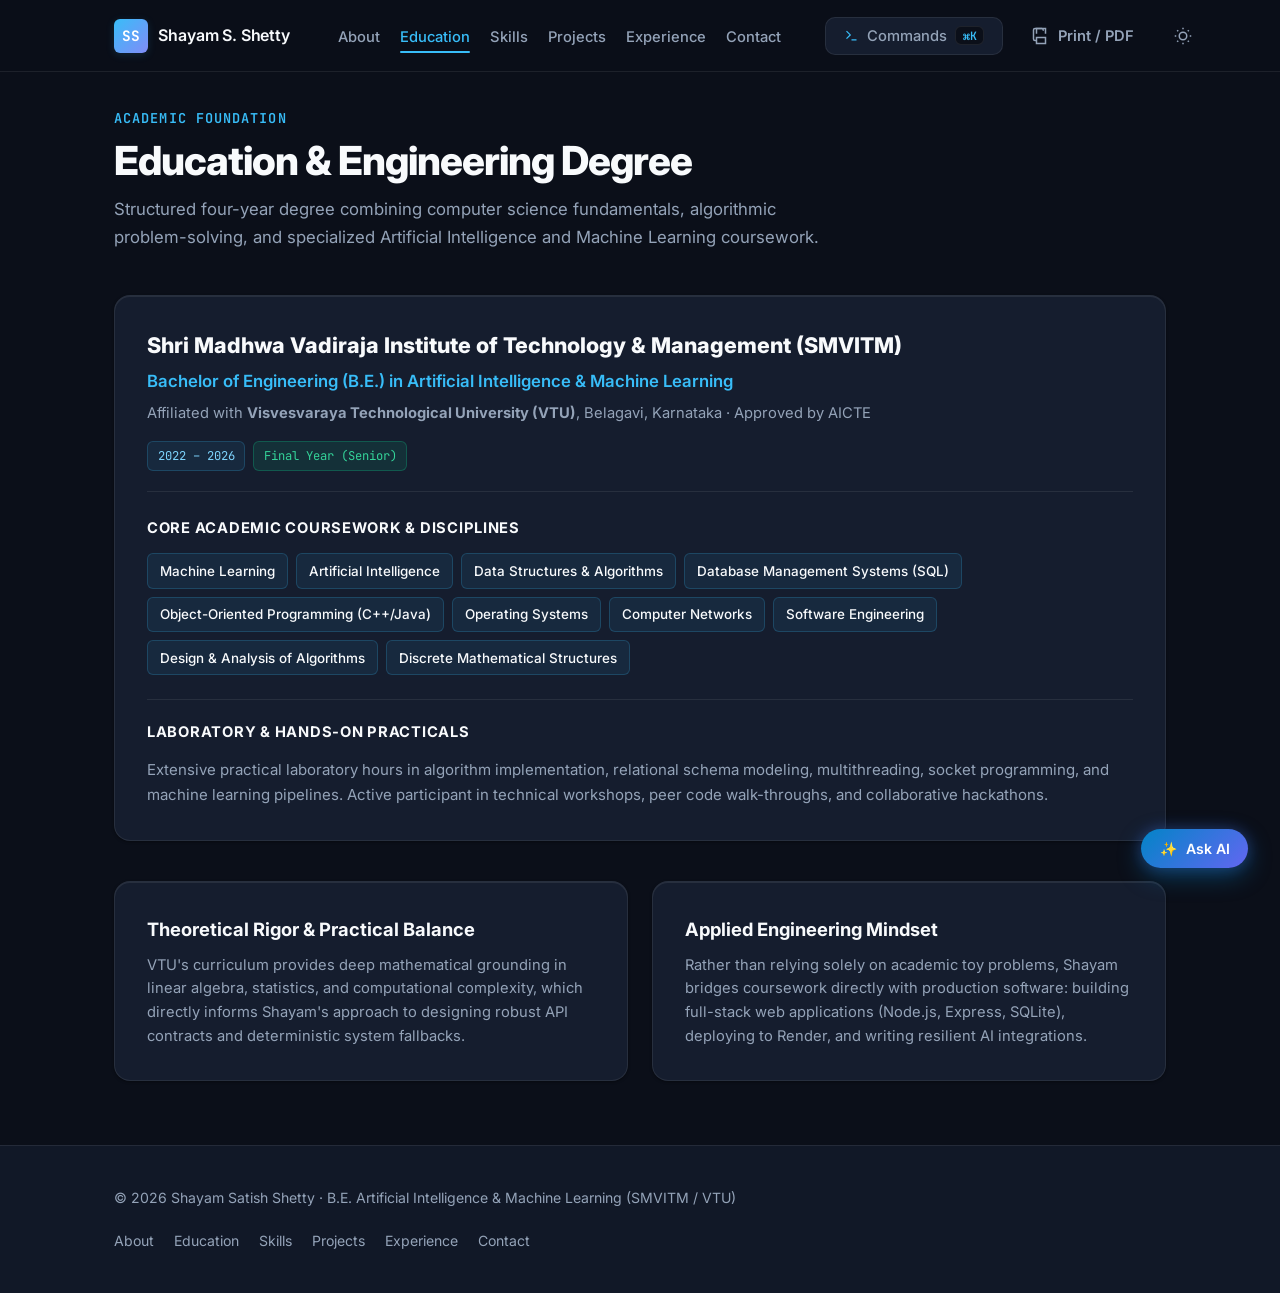
<file: education.html>
<!DOCTYPE html>
<html lang="en" data-theme="dark">
<head>
  <meta charset="UTF-8">
  <meta name="viewport" content="width=device-width, initial-scale=1.0">
  <title>Education &amp; Coursework | Shayam Satish Shetty</title>
  
  <meta name="description" content="Education credentials of Shayam Satish Shetty — B.E. in Artificial Intelligence &amp; Machine Learning at SMVITM (VTU). Core coursework, laboratory experience, and academic standing.">
  <meta name="keywords" content="Shayam Satish Shetty, Education, SMVITM, VTU, Artificial Intelligence, Machine Learning, Coursework, Engineering Degree">
  <meta name="author" content="Shayam Satish Shetty">

  <!-- OpenGraph Metadata -->
  <meta property="og:type" content="profile">
  <meta property="og:title" content="Education &amp; Coursework | Shayam Satish Shetty">
  <meta property="og:description" content="Bachelor of Engineering in AI &amp; Machine Learning at SMVITM (VTU) · Key coursework and software competencies.">
  <meta property="og:url" content="https://shayam1408.github.io/education.html">
  <meta property="og:site_name" content="Shayam Satish Shetty Portfolio">

  <!-- SVG Favicon -->
  <link rel="icon" type="image/svg+xml" href="data:image/svg+xml,%3Csvg xmlns='http://www.w3.org/2000/svg' viewBox='0 0 32 32'%3E%3Crect width='32' height='32' rx='8' fill='%230b0f19'/%3E%3Cdefs%3E%3ClinearGradient id='g' x1='0%25' y1='0%25' x2='100%25' y2='100%25'%3E%3Cstop offset='0%25' stop-color='%2338bdf8'/%3E%3Cstop offset='100%25' stop-color='%23818cf8'/%3E%3C/linearGradient%3E%3C/defs%3E%3Ctext x='16' y='21' font-family='monospace' font-size='14' font-weight='800' fill='url(%23g)' text-anchor='middle'%3ESS%3C/text%3E%3C/svg%3E">

  <!-- Fonts -->
  <link rel="preconnect" href="https://fonts.googleapis.com">
  <link rel="preconnect" href="https://fonts.gstatic.com" crossorigin>
  <link href="https://fonts.googleapis.com/css2?family=Inter:wght@400;500;600;700;800&family=JetBrains+Mono:wght@400;500;600;700&display=swap" rel="stylesheet">

  <!-- Instant Theme Initializer -->
  <script>
    (function() {
      const t = localStorage.getItem('shayam_theme') || 'dark';
      document.documentElement.setAttribute('data-theme', t);
    })();
  </script>

  <!-- Global Design System & Page Styles -->
  <link rel="stylesheet" href="design-system.css?v=12">
  <link rel="stylesheet" href="styles.css?v=12">
</head>
<body>

  <div id="scroll-progress" class="scroll-progress" aria-hidden="true"></div>
  <a href="#main-content" class="skip-link">Skip to main content</a>

  <div id="toast" class="toast" role="status" aria-live="polite">
    <span class="toast-icon">✓</span>
    <span id="toast-message">Email copied to clipboard!</span>
  </div>

  <!-- Primary Header & Multi-Page Navigation Shell -->
  <header class="navbar" id="navbar">
    <div class="nav-container">
      <a href="index.html" class="nav-brand" aria-label="Shayam Satish Shetty Home">
        <span class="brand-monogram">SS</span>
        <span class="brand-name">Shayam S. Shetty</span>
      </a>

      <nav class="nav-menu" id="nav-menu" aria-label="Main Navigation">
        <ul class="nav-list">
          <li><a href="index.html" class="nav-link" data-page="about">About</a></li>
          <li><a href="education.html" class="nav-link active" data-page="education">Education</a></li>
          <li><a href="skills.html" class="nav-link" data-page="skills">Skills</a></li>
          <li><a href="projects.html" class="nav-link" data-page="projects">Projects</a></li>
          <li><a href="experience.html" class="nav-link" data-page="experience">Experience</a></li>
          <li><a href="contact.html" class="nav-link" data-page="contact">Contact</a></li>
        </ul>
      </nav>

      <div class="nav-actions">
        <button id="cmd-k-btn" class="btn btn-ghost cmd-k-btn" title="Open Command Palette (Ctrl+K)" aria-label="Open Command Palette (Ctrl+K)">
          <svg class="icon cmd-k-icon" viewBox="0 0 24 24" fill="none" stroke="currentColor" stroke-width="2">
            <polyline points="4 17 10 11 4 5"></polyline>
            <line x1="12" y1="19" x2="20" y2="19"></line>
          </svg>
          <span class="cmd-k-text">Commands</span>
          <kbd class="cmd-k-kbd">⌘K</kbd>
        </button>

        <button id="print-btn" class="btn btn-ghost btn-nav-print" title="Print or Save as PDF" aria-label="Print or Save Resume as PDF">
          <svg class="icon" viewBox="0 0 24 24" fill="none" stroke="currentColor" stroke-width="2">
            <polyline points="6 9 6 2 18 2 18 9"></polyline>
            <path d="M6 18H4a2 2 0 0 1-2-2V4a2 2 0 0 1 2-2h9a2 2 0 0 1 2 2v1"></path>
            <rect x="6" y="14" width="12" height="8"></rect>
          </svg>
          <span class="btn-text">Print / PDF</span>
        </button>

        <button id="theme-toggle" class="btn btn-ghost btn-icon" title="Toggle Dark/Light Mode" aria-label="Toggle theme">
          <svg class="icon icon-sun" viewBox="0 0 24 24" fill="none" stroke="currentColor" stroke-width="2">
            <circle cx="12" cy="12" r="5"></circle>
            <line x1="12" y1="1" x2="12" y2="3"></line>
            <line x1="12" y1="21" x2="12" y2="23"></line>
            <line x1="4.22" y1="4.22" x2="5.64" y2="5.64"></line>
            <line x1="18.36" y1="18.36" x2="19.78" y2="19.78"></line>
            <line x1="1" y1="12" x2="3" y2="12"></line>
            <line x1="21" y1="12" x2="23" y2="12"></line>
            <line x1="4.22" y1="19.78" x2="5.64" y2="18.36"></line>
            <line x1="18.36" y1="5.64" x2="19.78" y2="4.22"></line>
          </svg>
          <svg class="icon icon-moon" viewBox="0 0 24 24" fill="none" stroke="currentColor" stroke-width="2">
            <path d="M21 12.79A9 9 0 1 1 11.21 3 7 7 0 0 0 21 12.79z"></path>
          </svg>
        </button>

        <button id="mobile-toggle" class="btn btn-ghost btn-icon mobile-menu-btn" aria-label="Toggle navigation menu" aria-expanded="false">
          <svg class="icon icon-menu" viewBox="0 0 24 24" fill="none" stroke="currentColor" stroke-width="2">
            <line x1="3" y1="12" x2="21" y2="12"></line>
            <line x1="3" y1="6" x2="21" y2="6"></line>
            <line x1="3" y1="18" x2="21" y2="18"></line>
          </svg>
          <svg class="icon icon-close" viewBox="0 0 24 24" fill="none" stroke="currentColor" stroke-width="2">
            <line x1="18" y1="6" x2="6" y2="18"></line>
            <line x1="6" y1="6" x2="18" y2="18"></line>
          </svg>
        </button>
      </div>
    </div>
  </header>

  <!-- MAIN PAGE CONTENT -->
  <main class="page-wrapper" id="main-content">
    <div class="container">
      
      <header class="page-header">
        <span class="section-tag">ACADEMIC FOUNDATION</span>
        <h1 class="section-title">Education &amp; Engineering Degree</h1>
        <p class="section-desc">
          Structured four-year degree combining computer science fundamentals, algorithmic problem-solving, and specialized Artificial Intelligence and Machine Learning coursework.
        </p>
      </header>

      <section class="content-card education-card">
        <div class="edu-header-row">
          <div>
            <h2 class="edu-institution">Shri Madhwa Vadiraja Institute of Technology &amp; Management (SMVITM)</h2>
            <div class="edu-degree">Bachelor of Engineering (B.E.) in Artificial Intelligence &amp; Machine Learning</div>
            <p style="font-size: 0.92rem; color: var(--text-secondary); margin-top: 0.35rem;">
              Affiliated with <strong>Visvesvaraya Technological University (VTU)</strong>, Belagavi, Karnataka · Approved by AICTE
            </p>
          </div>
          <div class="edu-badge-row">
            <span class="tech-tag">2022 – 2026</span>
            <span class="tech-tag" style="background-color: rgba(16, 185, 129, 0.12); color: #34d399; border-color: rgba(16, 185, 129, 0.3);">
              Final Year (Senior)
            </span>
          </div>
        </div>

        <div>
          <div class="edu-coursework-title">Core Academic Coursework &amp; Disciplines</div>
          <div class="edu-course-grid">
            <span class="course-pill">Machine Learning</span>
            <span class="course-pill">Artificial Intelligence</span>
            <span class="course-pill">Data Structures &amp; Algorithms</span>
            <span class="course-pill">Database Management Systems (SQL)</span>
            <span class="course-pill">Object-Oriented Programming (C++/Java)</span>
            <span class="course-pill">Operating Systems</span>
            <span class="course-pill">Computer Networks</span>
            <span class="course-pill">Software Engineering</span>
            <span class="course-pill">Design &amp; Analysis of Algorithms</span>
            <span class="course-pill">Discrete Mathematical Structures</span>
          </div>
        </div>

        <div style="border-top: 1px solid var(--border-color); padding-top: 1.25rem;">
          <div class="edu-coursework-title">Laboratory &amp; Hands-On Practicals</div>
          <p style="font-size: 0.94rem; color: var(--text-secondary); line-height: 1.65;">
            Extensive practical laboratory hours in algorithm implementation, relational schema modeling, multithreading, socket programming, and machine learning pipelines. Active participant in technical workshops, peer code walk-throughs, and collaborative hackathons.
          </p>
        </div>
      </section>

      <!-- Academic Highlights & Institution Strengths -->
      <section style="margin-top: 2.5rem; display: grid; grid-template-columns: repeat(auto-fit, minmax(300px, 1fr)); gap: 1.5rem;">
        <div class="content-card">
          <h3 style="font-size: 1.15rem; font-weight: 700; color: var(--text-primary); margin-bottom: 0.6rem;">
            Theoretical Rigor &amp; Practical Balance
          </h3>
          <p style="font-size: 0.92rem; color: var(--text-secondary); line-height: 1.6;">
            VTU's curriculum provides deep mathematical grounding in linear algebra, statistics, and computational complexity, which directly informs Shayam's approach to designing robust API contracts and deterministic system fallbacks.
          </p>
        </div>

        <div class="content-card">
          <h3 style="font-size: 1.15rem; font-weight: 700; color: var(--text-primary); margin-bottom: 0.6rem;">
            Applied Engineering Mindset
          </h3>
          <p style="font-size: 0.92rem; color: var(--text-secondary); line-height: 1.6;">
            Rather than relying solely on academic toy problems, Shayam bridges coursework directly with production software: building full-stack web applications (Node.js, Express, SQLite), deploying to Render, and writing resilient AI integrations.
          </p>
        </div>
      </section>

    </div>

    </main>

  <!-- FLOATING ASK-AI BUTTON & DRAWER -->
  <button id="floating-ask-ai-btn" class="floating-ask-ai-btn" aria-label="Open Resume AI Assistant" title="Ask Resume AI (Q&amp;A)">
    <span>✨</span>
    <span>Ask AI</span>
  </button>

  <div id="ask-ai-drawer" class="ask-ai-drawer" role="dialog" aria-modal="true" aria-label="Resume AI Assistant" hidden>
    <div class="ask-ai-drawer-backdrop" id="ask-ai-backdrop"></div>
    <div class="ask-ai-drawer-box">
      <div class="ask-ai-drawer-header">
        <div class="ask-ai-drawer-title">
          <span>✨</span>
          <span>Resume AI Assistant</span>
          <span class="ai-badge-chip">Deterministic</span>
        </div>
        <button type="button" class="drawer-close-btn" id="close-ask-ai-drawer" aria-label="Close Assistant">
          <svg class="icon" viewBox="0 0 24 24" fill="none" stroke="currentColor" stroke-width="2">
            <line x1="18" y1="6" x2="6" y2="18"></line>
            <line x1="6" y1="6" x2="18" y2="18"></line>
          </svg>
        </button>
      </div>
      <div class="ask-ai-drawer-body">
        <p class="ask-ai-intro">Ask questions grounded in Shayam's real engineering credentials:</p>
        <div class="ask-ai-chips">
          <button type="button" class="ask-chip" data-query="doshe">How does DOSHE work?</button>
          <button type="button" class="ask-chip" data-query="snake">Snake AI fallback design?</button>
          <button type="button" class="ask-chip" data-query="stack">Core tech stack?</button>
          <button type="button" class="ask-chip" data-query="experience">Internship &amp; hackathons?</button>
        </div>
        <div class="ask-ai-output">
          <div class="ask-ai-answer" id="drawer-ask-ai-answer">Click a suggested question above or type your prompt below...</div>
          <div class="ask-ai-actions" id="drawer-ask-ai-actions"></div>
        </div>
      </div>
      <form class="ask-ai-form" id="drawer-ask-ai-form">
        <input type="text" class="ask-ai-input" id="drawer-ask-ai-input" placeholder="Ask about full-stack, AI, projects..." autocomplete="off">
        <button type="submit" class="btn btn-sm btn-primary">Send ↵</button>
      </form>
    </div>
  </div>

  <!-- COMMAND PALETTE MODAL (Ctrl+K / ⌘K) -->
  <div id="cmd-palette" class="cmd-palette-overlay" role="dialog" aria-modal="true" aria-label="Command Palette" hidden>
    <div class="cmd-palette-backdrop"></div>
    <div class="cmd-palette-box">
      <div class="cmd-palette-header">
        <div class="cmd-input-wrap">
          <svg class="icon cmd-search-icon" viewBox="0 0 24 24" fill="none" stroke="currentColor" stroke-width="2">
            <circle cx="11" cy="11" r="8"></circle>
            <line x1="21" y1="21" x2="16.65" y2="16.65"></line>
          </svg>
          <input type="text" id="cmd-input" class="cmd-input" placeholder="Type a command or jump to page..." autocomplete="off" spellcheck="false">
        </div>
      </div>
      <div class="cmd-list" id="cmd-list" role="listbox"></div>
      <div class="cmd-palette-footer">
        <div class="cmd-footer-shortcuts">
          <span class="cmd-hint"><kbd>↑</kbd> <kbd>↓</kbd> Navigate</span>
          <span class="cmd-hint"><kbd>↵</kbd> Select</span>
          <span class="cmd-hint"><kbd>ESC</kbd> Close</span>
        </div>
        <span>Shayam Satish Shetty · Multi-Page Portfolio</span>
      </div>
    </div>
  </div>

  <!-- GLOBAL FOOTER -->
  <footer class="footer">
    <div class="container footer-container">
      <div class="footer-copy">
        © 2026 Shayam Satish Shetty · B.E. Artificial Intelligence &amp; Machine Learning (SMVITM / VTU)
      </div>
      <nav class="footer-nav" aria-label="Footer Navigation">
        <a href="index.html">About</a>
        <a href="education.html">Education</a>
        <a href="skills.html">Skills</a>
        <a href="projects.html">Projects</a>
        <a href="experience.html">Experience</a>
        <a href="contact.html">Contact</a>
      </nav>
    </div>
  </footer>

      <!-- UNIVERSAL 2-PAGE PRINT RESUME DOCUMENT -->
  <div class="print-resume-doc" aria-hidden="true">
    <!-- PAGE 1: Header, Executive Summary, Education & Technical Capabilities -->
    <div class="print-resume-page print-page-1">
      <header class="print-header-sheet">
        <h1 class="print-name">Shayam Satish Shetty</h1>
        <p class="print-title">AI &amp; ML Engineering Student | Full-Stack Builder</p>
        <div class="print-contact-bar">
          <a href="mailto:shayamshett290@gmail.com">shayamshett290@gmail.com</a>
          <span class="print-sep">•</span>
          <a href="https://github.com/shayam1408" target="_blank" rel="noopener noreferrer">github.com/shayam1408</a>
          <span class="print-sep">•</span>
          <a href="https://www.linkedin.com/in/shayam-shetty-13208728b/" target="_blank" rel="noopener noreferrer">linkedin.com/in/shayam-shetty-13208728b/</a>
          <span class="print-sep">•</span>
          <a href="https://shayam1408.github.io/shayam-digital-resume/" target="_blank" rel="noopener noreferrer">shayam1408.github.io/shayam-digital-resume/</a>
          <span class="print-sep">•</span>
          <span>Karnataka, India</span>
        </div>
      </header>

      <section class="print-section">
        <h2 class="print-section-title">Executive Summary</h2>
        <p class="print-desc">
          Final-year Artificial Intelligence &amp; Machine Learning undergraduate at SMVITM (VTU) with proven hands-on full-stack development experience. Specializes in building resilient, bounded software architectures using Node.js, Express, and SQLite, paired with client-side AI integration and deterministic fallbacks. Experienced in production deployment, modular UI craft, and agile delivery.
        </p>
      </section>

      <section class="print-section">
        <h2 class="print-section-title">Education</h2>
        <div class="print-edu-item">
          <div class="print-tl-header">
            <span><strong>Bachelor of Engineering (B.E.) in Artificial Intelligence &amp; Machine Learning</strong></span>
            <span>2022 – 2026</span>
          </div>
          <div class="print-tl-sub">Shri Madhwa Vadiraja Institute of Technology &amp; Management (SMVITM) · VTU, Belagavi</div>
          <div class="print-tl-desc">
            <strong>Key Coursework:</strong> Machine Learning, Artificial Intelligence, Data Structures &amp; Algorithms, Object-Oriented Programming (C++/Java), Database Management Systems (SQL), Operating Systems, Computer Networks, Software Engineering.
          </div>
        </div>
      </section>

      <section class="print-section">
        <h2 class="print-section-title">Technical Capabilities</h2>
        <div class="print-skills-grid">
          <div class="print-skill-card">
            <div class="print-skill-cat-title">Languages</div>
            <div class="print-skill-tags">
              <span class="print-skill-tag">Python</span>
              <span class="print-skill-tag">C/C++</span>
              <span class="print-skill-tag">JavaScript (ES6+)</span>
              <span class="print-skill-tag">HTML5 / CSS3</span>
            </div>
          </div>
          <div class="print-skill-card">
            <div class="print-skill-cat-title">Web &amp; Backend</div>
            <div class="print-skill-tags">
              <span class="print-skill-tag">Node.js</span>
              <span class="print-skill-tag">Express.js</span>
              <span class="print-skill-tag">RESTful APIs</span>
              <span class="print-skill-tag">Error Middleware</span>
            </div>
          </div>
          <div class="print-skill-card">
            <div class="print-skill-cat-title">Databases &amp; DevOps</div>
            <div class="print-skill-tags">
              <span class="print-skill-tag">SQLite</span>
              <span class="print-skill-tag">Docker</span>
              <span class="print-skill-tag">Git &amp; GitHub</span>
              <span class="print-skill-tag">Render Cloud</span>
            </div>
          </div>
          <div class="print-skill-card">
            <div class="print-skill-cat-title">Workflows &amp; AI</div>
            <div class="print-skill-tags">
              <span class="print-skill-tag">AI Contracts</span>
              <span class="print-skill-tag">Local Fallbacks</span>
              <span class="print-skill-tag">Web Audio API</span>
              <span class="print-skill-tag">Prompt Engineering</span>
            </div>
          </div>
        </div>
      </section>
    </div>

    <!-- PAGE 2: Featured Production Projects & Experience -->
    <div class="print-resume-page print-page-2">
      <section class="print-section">
        <h2 class="print-section-title">Featured Production Projects</h2>
        <div class="print-projects-grid">
          <div class="print-project-card">
            <span class="print-project-badge">Full-Stack &amp; AI Systems</span>
            <div class="print-project-title">DOSHE — Focus OS &amp; FocusTube</div>
            <p class="print-project-desc">
              Intent-based productivity operating system engineered to curb algorithmic doomscrolling, built with Node.js, Express, and SQLite.
            </p>
            <div class="print-highlights-list">
              <div>▹ <strong>Focus Gate &amp; Lock:</strong> Strict-mode cognitive barrier preventing algorithmic distraction.</div>
              <div>▹ <strong>FocusTube &amp; AI Coach:</strong> Distraction-free study space with youtube-nocookie and AI concept breakdown.</div>
              <div>▹ <strong>Soundscapes &amp; Tasks:</strong> Top-3 intent prioritization, urge shielding, and native Web Audio soundscapes.</div>
            </div>
            <div class="print-project-urls">
              <div><strong>Live Demo:</strong> https://doshe.onrender.com</div>
              <div><strong>GitHub Repo:</strong> https://github.com/shayam1408/DOSHE</div>
            </div>
          </div>

          <div class="print-project-card">
            <span class="print-project-badge">Full-Stack &amp; AI Systems</span>
            <div class="print-project-title">Full-Stack Snake &amp; AI Coach</div>
            <p class="print-project-desc">
              Deterministic 3D browser arcade game paired with an Express backend, SQLite persistence, and an AI round coach.
            </p>
            <div class="print-highlights-list">
              <div>▹ <strong>Latency SLA:</strong> Strict 120ms timeout on coaching round advice with zero-latency local fallback.</div>
              <div>▹ <strong>Persistence:</strong> Transactional SQLite high-score tables and session telemetry recording.</div>
              <div>▹ <strong>Resilience:</strong> Versioned JSON schema contracts protecting client UI from backend anomalies.</div>
            </div>
            <div class="print-project-urls">
              <div><strong>Live Demo:</strong> https://snake-3d-app.onrender.com</div>
              <div><strong>GitHub Repo:</strong> https://github.com/shayam1408/Snake-3d-app</div>
            </div>
          </div>
        </div>
      </section>

      <section class="print-section">
        <h2 class="print-section-title">Experience &amp; Technical Activities</h2>
        <div class="print-timeline-item">
          <div class="print-tl-header">
            <span><strong>Web &amp; Software Development Intern</strong> — Infotact Solutions</span>
            <span>Internship</span>
          </div>
          <div class="print-tl-sub">Full-Stack Web Engineering &amp; Component Delivery</div>
          <div class="print-tl-desc">
            Engineered modular frontend and backend web components with clean separation of concerns. Optimized client rendering performance and cross-browser responsiveness. Participated in regular code reviews, git branching workflows, and software quality assurance.
          </div>
        </div>

        <div class="print-timeline-item">
          <div class="print-tl-header">
            <span><strong>Technical Workshops &amp; Hackathon Competitor</strong> — SMVITM</span>
            <span>Campus Leadership</span>
          </div>
          <div class="print-tl-sub">UniCourt Web Development Workshops &amp; DevHost Hackathon</div>
          <div class="print-tl-desc">
            Competed in intensive collaborative hackathon sprints building full-stack web solutions under tight deadlines. Completed advanced industry workshops on modern API architecture, asynchronous JavaScript, and cloud-ready database modeling.
          </div>
        </div>
      </section>
    </div>
  </div>

  <script src="script.js?v=12"></script>
</body>
</html>
</file>
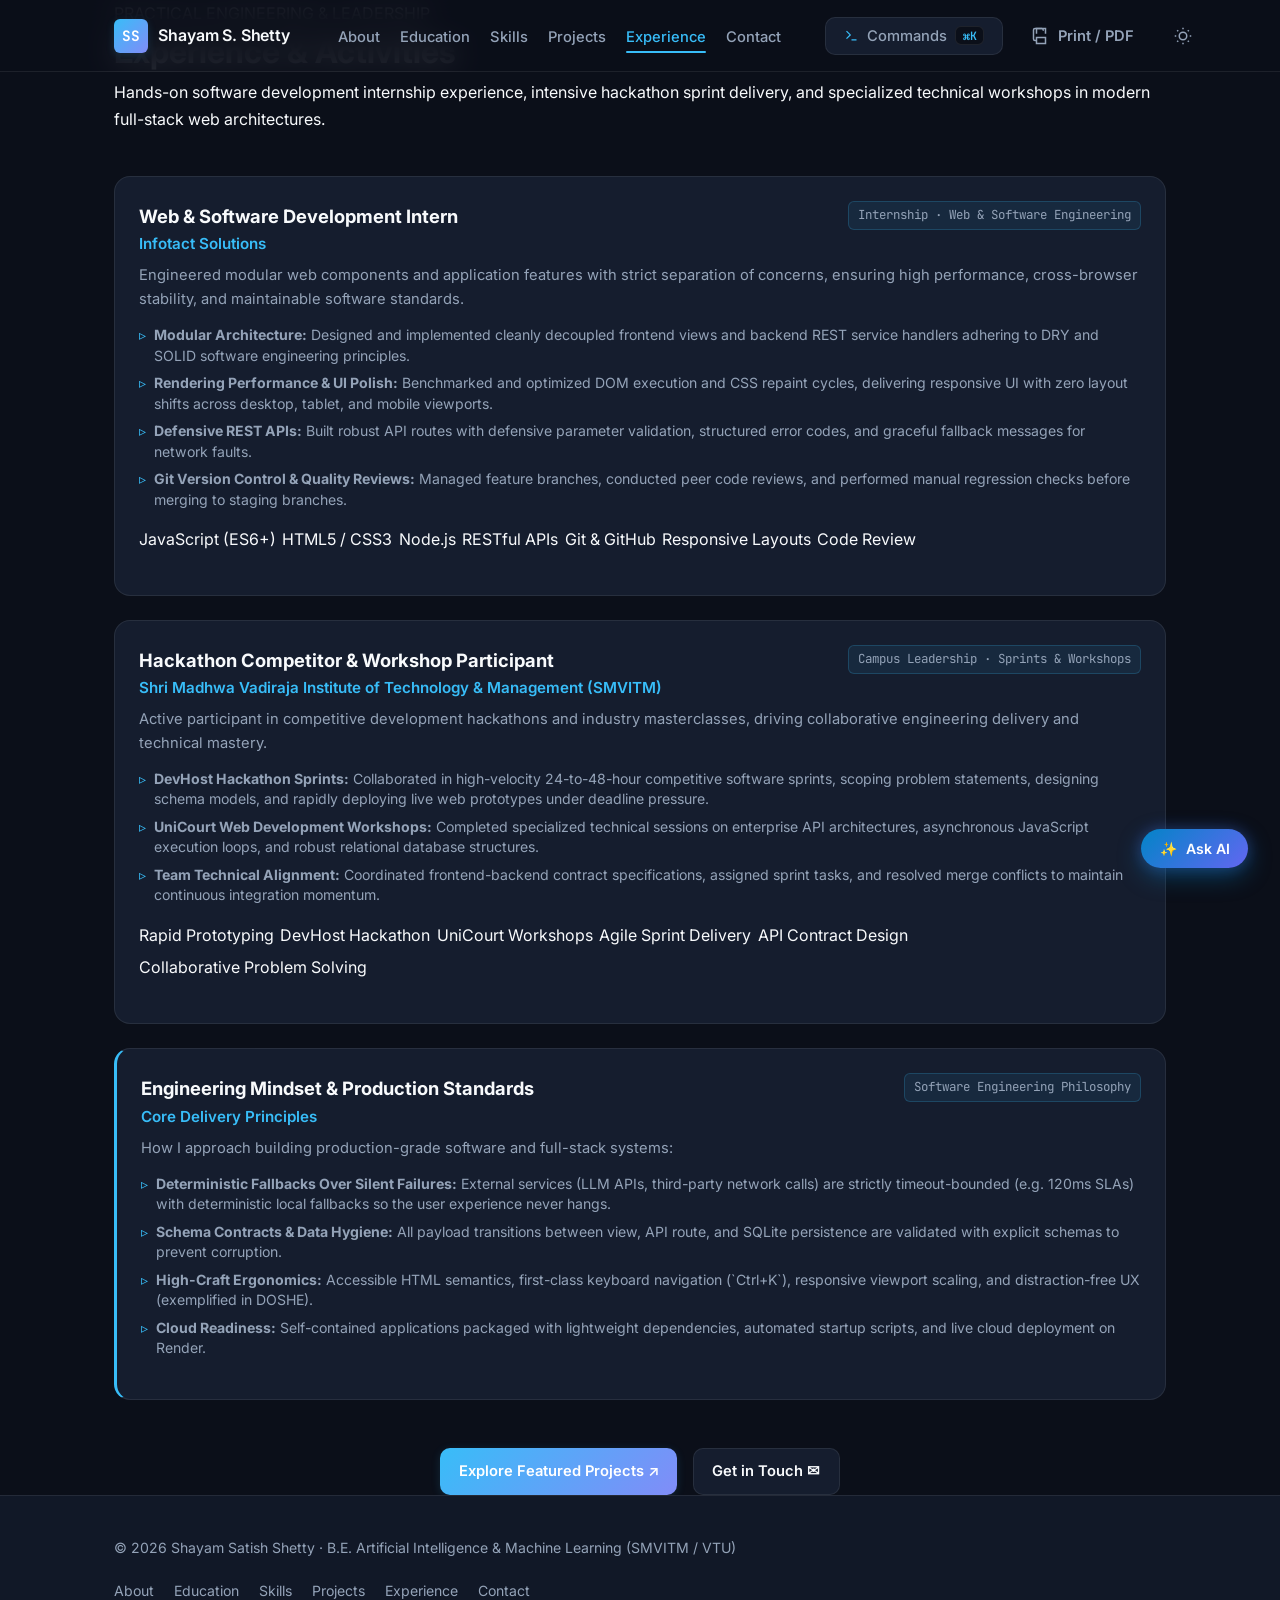
<file: experience.html>
<!DOCTYPE html>
<html lang="en" data-theme="dark">
<head>
  <meta charset="UTF-8">
  <meta name="viewport" content="width=device-width, initial-scale=1.0">
  <title>Experience &amp; Activities | Shayam Satish Shetty</title>
  
  <meta name="description" content="Professional internships, hackathons, and technical leadership of Shayam Satish Shetty — Web &amp; Software Development Intern at Infotact Solutions, DevHost Hackathon, and UniCourt workshops.">
  <meta name="keywords" content="Shayam Satish Shetty, Experience, Internship, Infotact Solutions, DevHost, UniCourt, Full-Stack Development, SMVITM, Hackathon">
  <meta name="author" content="Shayam Satish Shetty">

  <!-- OpenGraph Metadata -->
  <meta property="og:type" content="profile">
  <meta property="og:title" content="Experience &amp; Activities | Shayam Satish Shetty">
  <meta property="og:description" content="Web &amp; Software Development Internship at Infotact Solutions, DevHost Hackathons, and UniCourt technical workshops.">
  <meta property="og:url" content="https://shayam1408.github.io/experience.html">
  <meta property="og:site_name" content="Shayam Satish Shetty Portfolio">

  <!-- SVG Favicon -->
  <link rel="icon" type="image/svg+xml" href="data:image/svg+xml,%3Csvg xmlns='http://www.w3.org/2000/svg' viewBox='0 0 32 32'%3E%3Crect width='32' height='32' rx='8' fill='%230b0f19'/%3E%3Cdefs%3E%3ClinearGradient id='g' x1='0%25' y1='0%25' x2='100%25' y2='100%25'%3E%3Cstop offset='0%25' stop-color='%2338bdf8'/%3E%3Cstop offset='100%25' stop-color='%23818cf8'/%3E%3C/linearGradient%3E%3C/defs%3E%3Ctext x='16' y='21' font-family='monospace' font-size='14' font-weight='800' fill='url(%23g)' text-anchor='middle'%3ESS%3C/text%3E%3C/svg%3E">

  <!-- Fonts -->
  <link rel="preconnect" href="https://fonts.googleapis.com">
  <link rel="preconnect" href="https://fonts.gstatic.com" crossorigin>
  <link href="https://fonts.googleapis.com/css2?family=Inter:wght@400;500;600;700;800&family=JetBrains+Mono:wght@400;500;600;700&display=swap" rel="stylesheet">

  <!-- Instant Theme Initializer -->
  <script>
    (function() {
      const t = localStorage.getItem('shayam_theme') || 'dark';
      document.documentElement.setAttribute('data-theme', t);
    })();
  </script>

  <!-- Global Design System & Page Styles -->
  <link rel="stylesheet" href="design-system.css?v=12">
  <link rel="stylesheet" href="styles.css?v=12">
</head>
<body>

  <div id="scroll-progress" class="scroll-progress" aria-hidden="true"></div>
  <a href="#main-content" class="skip-link">Skip to main content</a>

  <div id="toast" class="toast" role="status" aria-live="polite">
    <span class="toast-icon">✓</span>
    <span id="toast-message">Email copied to clipboard!</span>
  </div>

  <!-- Primary Header & Multi-Page Navigation Shell -->
  <header class="navbar" id="navbar">
    <div class="nav-container">
      <a href="index.html" class="nav-brand" aria-label="Shayam Satish Shetty Home">
        <span class="brand-monogram">SS</span>
        <span class="brand-name">Shayam S. Shetty</span>
      </a>

      <nav class="nav-menu" id="nav-menu" aria-label="Main Navigation">
        <ul class="nav-list">
          <li><a href="index.html" class="nav-link" data-page="about">About</a></li>
          <li><a href="education.html" class="nav-link" data-page="education">Education</a></li>
          <li><a href="skills.html" class="nav-link" data-page="skills">Skills</a></li>
          <li><a href="projects.html" class="nav-link" data-page="projects">Projects</a></li>
          <li><a href="experience.html" class="nav-link active" data-page="experience">Experience</a></li>
          <li><a href="contact.html" class="nav-link" data-page="contact">Contact</a></li>
        </ul>
      </nav>

      <div class="nav-actions">
        <button id="cmd-k-btn" class="btn btn-ghost cmd-k-btn" title="Open Command Palette (Ctrl+K)" aria-label="Open Command Palette (Ctrl+K)">
          <svg class="icon cmd-k-icon" viewBox="0 0 24 24" fill="none" stroke="currentColor" stroke-width="2">
            <polyline points="4 17 10 11 4 5"></polyline>
            <line x1="12" y1="19" x2="20" y2="19"></line>
          </svg>
          <span class="cmd-k-text">Commands</span>
          <kbd class="cmd-k-kbd">⌘K</kbd>
        </button>

        <button id="print-btn" class="btn btn-ghost btn-nav-print" title="Print or Save as PDF" aria-label="Print or Save Resume as PDF">
          <svg class="icon" viewBox="0 0 24 24" fill="none" stroke="currentColor" stroke-width="2">
            <polyline points="6 9 6 2 18 2 18 9"></polyline>
            <path d="M6 18H4a2 2 0 0 1-2-2V4a2 2 0 0 1 2-2h9a2 2 0 0 1 2 2v1"></path>
            <rect x="6" y="14" width="12" height="8"></rect>
          </svg>
          <span class="btn-text">Print / PDF</span>
        </button>

        <button id="theme-toggle" class="btn btn-ghost btn-icon" title="Toggle Dark/Light Mode" aria-label="Toggle theme">
          <svg class="icon icon-sun" viewBox="0 0 24 24" fill="none" stroke="currentColor" stroke-width="2">
            <circle cx="12" cy="12" r="5"></circle>
            <line x1="12" y1="1" x2="12" y2="3"></line>
            <line x1="12" y1="21" x2="12" y2="23"></line>
            <line x1="4.22" y1="4.22" x2="5.64" y2="5.64"></line>
            <line x1="18.36" y1="18.36" x2="19.78" y2="19.78"></line>
            <line x1="1" y1="12" x2="3" y2="12"></line>
            <line x1="21" y1="12" x2="23" y2="12"></line>
            <line x1="4.22" y1="19.78" x2="5.64" y2="18.36"></line>
            <line x1="18.36" y1="5.64" x2="19.78" y2="4.22"></line>
          </svg>
          <svg class="icon icon-moon" viewBox="0 0 24 24" fill="none" stroke="currentColor" stroke-width="2">
            <path d="M21 12.79A9 9 0 1 1 11.21 3 7 7 0 0 0 21 12.79z"></path>
          </svg>
        </button>
      </div>
    </div>
  </header>

  <!-- MAIN EXPERIENCE CONTENT -->
  <main id="main-content" class="page-main">
    <div class="container section">
      <div class="page-header">
        <span class="page-eyebrow">PRACTICAL ENGINEERING &amp; LEADERSHIP</span>
        <h1 class="page-title">Experience &amp; Activities</h1>
        <p class="page-lead">
          Hands-on software development internship experience, intensive hackathon sprint delivery, and specialized technical workshops in modern full-stack web architectures.
        </p>
      </div>

      <div class="timeline">
        <!-- ITEM 1: INFOTACT SOLUTIONS -->
        <article class="timeline-item">
          <div class="timeline-card">
            <div class="timeline-header">
              <div>
                <h2 class="timeline-role">Web &amp; Software Development Intern</h2>
                <div class="timeline-company">Infotact Solutions</div>
              </div>
              <span class="timeline-period">Internship · Web &amp; Software Engineering</span>
            </div>
            
            <p class="timeline-desc">
              Engineered modular web components and application features with strict separation of concerns, ensuring high performance, cross-browser stability, and maintainable software standards.
            </p>

            <div class="timeline-bullets">
              <div class="hl-item">
                <span class="hl-bullet">▹</span>
                <div><strong>Modular Architecture:</strong> Designed and implemented cleanly decoupled frontend views and backend REST service handlers adhering to DRY and SOLID software engineering principles.</div>
              </div>
              <div class="hl-item">
                <span class="hl-bullet">▹</span>
                <div><strong>Rendering Performance &amp; UI Polish:</strong> Benchmarked and optimized DOM execution and CSS repaint cycles, delivering responsive UI with zero layout shifts across desktop, tablet, and mobile viewports.</div>
              </div>
              <div class="hl-item">
                <span class="hl-bullet">▹</span>
                <div><strong>Defensive REST APIs:</strong> Built robust API routes with defensive parameter validation, structured error codes, and graceful fallback messages for network faults.</div>
              </div>
              <div class="hl-item">
                <span class="hl-bullet">▹</span>
                <div><strong>Git Version Control &amp; Quality Reviews:</strong> Managed feature branches, conducted peer code reviews, and performed manual regression checks before merging to staging branches.</div>
              </div>
            </div>

            <div class="project-tags">
              <span class="skill-tag">JavaScript (ES6+)</span>
              <span class="skill-tag">HTML5 / CSS3</span>
              <span class="skill-tag">Node.js</span>
              <span class="skill-tag">RESTful APIs</span>
              <span class="skill-tag">Git &amp; GitHub</span>
              <span class="skill-tag">Responsive Layouts</span>
              <span class="skill-tag">Code Review</span>
            </div>
          </div>
        </article>

        <!-- ITEM 2: HACKATHONS & WORKSHOPS -->
        <article class="timeline-item">
          <div class="timeline-card">
            <div class="timeline-header">
              <div>
                <h2 class="timeline-role">Hackathon Competitor &amp; Workshop Participant</h2>
                <div class="timeline-company">Shri Madhwa Vadiraja Institute of Technology &amp; Management (SMVITM)</div>
              </div>
              <span class="timeline-period">Campus Leadership · Sprints &amp; Workshops</span>
            </div>
            
            <p class="timeline-desc">
              Active participant in competitive development hackathons and industry masterclasses, driving collaborative engineering delivery and technical mastery.
            </p>

            <div class="timeline-bullets">
              <div class="hl-item">
                <span class="hl-bullet">▹</span>
                <div><strong>DevHost Hackathon Sprints:</strong> Collaborated in high-velocity 24-to-48-hour competitive software sprints, scoping problem statements, designing schema models, and rapidly deploying live web prototypes under deadline pressure.</div>
              </div>
              <div class="hl-item">
                <span class="hl-bullet">▹</span>
                <div><strong>UniCourt Web Development Workshops:</strong> Completed specialized technical sessions on enterprise API architectures, asynchronous JavaScript execution loops, and robust relational database structures.</div>
              </div>
              <div class="hl-item">
                <span class="hl-bullet">▹</span>
                <div><strong>Team Technical Alignment:</strong> Coordinated frontend-backend contract specifications, assigned sprint tasks, and resolved merge conflicts to maintain continuous integration momentum.</div>
              </div>
            </div>

            <div class="project-tags">
              <span class="skill-tag">Rapid Prototyping</span>
              <span class="skill-tag">DevHost Hackathon</span>
              <span class="skill-tag">UniCourt Workshops</span>
              <span class="skill-tag">Agile Sprint Delivery</span>
              <span class="skill-tag">API Contract Design</span>
              <span class="skill-tag">Collaborative Problem Solving</span>
            </div>
          </div>
        </article>

        <!-- ITEM 3: ENGINEERING METHODOLOGY -->
        <article class="timeline-item">
          <div class="timeline-card" style="border-left: 3px solid var(--accent-primary);">
            <div class="timeline-header">
              <div>
                <h2 class="timeline-role">Engineering Mindset &amp; Production Standards</h2>
                <div class="timeline-company">Core Delivery Principles</div>
              </div>
              <span class="timeline-period">Software Engineering Philosophy</span>
            </div>
            
            <p class="timeline-desc">
              How I approach building production-grade software and full-stack systems:
            </p>

            <div class="timeline-bullets">
              <div class="hl-item">
                <span class="hl-bullet">▹</span>
                <div><strong>Deterministic Fallbacks Over Silent Failures:</strong> External services (LLM APIs, third-party network calls) are strictly timeout-bounded (e.g. 120ms SLAs) with deterministic local fallbacks so the user experience never hangs.</div>
              </div>
              <div class="hl-item">
                <span class="hl-bullet">▹</span>
                <div><strong>Schema Contracts &amp; Data Hygiene:</strong> All payload transitions between view, API route, and SQLite persistence are validated with explicit schemas to prevent corruption.</div>
              </div>
              <div class="hl-item">
                <span class="hl-bullet">▹</span>
                <div><strong>High-Craft Ergonomics:</strong> Accessible HTML semantics, first-class keyboard navigation (`Ctrl+K`), responsive viewport scaling, and distraction-free UX (exemplified in DOSHE).</div>
              </div>
              <div class="hl-item">
                <span class="hl-bullet">▹</span>
                <div><strong>Cloud Readiness:</strong> Self-contained applications packaged with lightweight dependencies, automated startup scripts, and live cloud deployment on Render.</div>
              </div>
            </div>
          </div>
        </article>
      </div>

      <!-- Quick Action Navigation -->
      <div style="margin-top: 3rem; display: flex; flex-wrap: wrap; gap: 1rem; justify-content: center;">
        <a href="projects.html" class="btn btn-primary">
          <span>Explore Featured Projects ↗</span>
        </a>
        <a href="contact.html" class="btn btn-secondary">
          <span>Get in Touch ✉</span>
        </a>
      </div>
    </div>

    </main>

  <!-- FLOATING ASK-AI BUTTON & DRAWER -->
  <button id="floating-ask-ai-btn" class="floating-ask-ai-btn" aria-label="Open Resume AI Assistant" title="Ask Resume AI (Q&amp;A)">
    <span>✨</span>
    <span>Ask AI</span>
  </button>

  <div id="ask-ai-drawer" class="ask-ai-drawer" role="dialog" aria-modal="true" aria-label="Resume AI Assistant" hidden>
    <div class="ask-ai-drawer-backdrop" id="ask-ai-backdrop"></div>
    <div class="ask-ai-drawer-box">
      <div class="ask-ai-drawer-header">
        <div class="ask-ai-drawer-title">
          <span>✨</span>
          <span>Resume AI Assistant</span>
          <span class="ai-badge-chip">Deterministic</span>
        </div>
        <button type="button" class="drawer-close-btn" id="close-ask-ai-drawer" aria-label="Close Assistant">
          <svg class="icon" viewBox="0 0 24 24" fill="none" stroke="currentColor" stroke-width="2">
            <line x1="18" y1="6" x2="6" y2="18"></line>
            <line x1="6" y1="6" x2="18" y2="18"></line>
          </svg>
        </button>
      </div>
      <div class="ask-ai-drawer-body">
        <p class="ask-ai-intro">Ask questions grounded in Shayam's real engineering credentials:</p>
        <div class="ask-ai-chips">
          <button type="button" class="ask-chip" data-query="doshe">How does DOSHE work?</button>
          <button type="button" class="ask-chip" data-query="snake">Snake AI fallback design?</button>
          <button type="button" class="ask-chip" data-query="stack">Core tech stack?</button>
          <button type="button" class="ask-chip" data-query="experience">Internship &amp; hackathons?</button>
        </div>
        <div class="ask-ai-output">
          <div class="ask-ai-answer" id="drawer-ask-ai-answer">Click a suggested question above or type your prompt below...</div>
          <div class="ask-ai-actions" id="drawer-ask-ai-actions"></div>
        </div>
      </div>
      <form class="ask-ai-form" id="drawer-ask-ai-form">
        <input type="text" class="ask-ai-input" id="drawer-ask-ai-input" placeholder="Ask about full-stack, AI, projects..." autocomplete="off">
        <button type="submit" class="btn btn-sm btn-primary">Send ↵</button>
      </form>
    </div>
  </div>

  <!-- COMMAND PALETTE MODAL (Ctrl+K / ⌘K) -->
  <div id="cmd-palette" class="cmd-palette-overlay" role="dialog" aria-modal="true" aria-label="Command Palette" hidden>
    <div class="cmd-palette-backdrop"></div>
    <div class="cmd-palette-box">
      <div class="cmd-palette-header">
        <div class="cmd-input-wrap">
          <svg class="icon cmd-search-icon" viewBox="0 0 24 24" fill="none" stroke="currentColor" stroke-width="2">
            <circle cx="11" cy="11" r="8"></circle>
            <line x1="21" y1="21" x2="16.65" y2="16.65"></line>
          </svg>
          <input type="text" id="cmd-input" class="cmd-input" placeholder="Type a command or jump to page..." autocomplete="off" spellcheck="false">
        </div>
      </div>
      <div class="cmd-list" id="cmd-list" role="listbox"></div>
      <div class="cmd-palette-footer">
        <div class="cmd-footer-shortcuts">
          <span class="cmd-hint"><kbd>↑</kbd> <kbd>↓</kbd> Navigate</span>
          <span class="cmd-hint"><kbd>↵</kbd> Select</span>
          <span class="cmd-hint"><kbd>ESC</kbd> Close</span>
        </div>
        <span>Shayam Satish Shetty · Multi-Page Portfolio</span>
      </div>
    </div>
  </div>

  <!-- GLOBAL FOOTER -->
  <footer class="footer">
    <div class="container footer-container">
      <div class="footer-copy">
        © 2026 Shayam Satish Shetty · B.E. Artificial Intelligence &amp; Machine Learning (SMVITM / VTU)
      </div>
      <nav class="footer-nav" aria-label="Footer Navigation">
        <a href="index.html">About</a>
        <a href="education.html">Education</a>
        <a href="skills.html">Skills</a>
        <a href="projects.html">Projects</a>
        <a href="experience.html">Experience</a>
        <a href="contact.html">Contact</a>
      </nav>
    </div>
  </footer>

      <!-- UNIVERSAL 2-PAGE PRINT RESUME DOCUMENT -->
  <div class="print-resume-doc" aria-hidden="true">
    <!-- PAGE 1: Header, Executive Summary, Education & Technical Capabilities -->
    <div class="print-resume-page print-page-1">
      <header class="print-header-sheet">
        <h1 class="print-name">Shayam Satish Shetty</h1>
        <p class="print-title">AI &amp; ML Engineering Student | Full-Stack Builder</p>
        <div class="print-contact-bar">
          <a href="mailto:shayamshett290@gmail.com">shayamshett290@gmail.com</a>
          <span class="print-sep">•</span>
          <a href="https://github.com/shayam1408" target="_blank" rel="noopener noreferrer">github.com/shayam1408</a>
          <span class="print-sep">•</span>
          <a href="https://www.linkedin.com/in/shayam-shetty-13208728b/" target="_blank" rel="noopener noreferrer">linkedin.com/in/shayam-shetty-13208728b/</a>
          <span class="print-sep">•</span>
          <a href="https://shayam1408.github.io/shayam-digital-resume/" target="_blank" rel="noopener noreferrer">shayam1408.github.io/shayam-digital-resume/</a>
          <span class="print-sep">•</span>
          <span>Karnataka, India</span>
        </div>
      </header>

      <section class="print-section">
        <h2 class="print-section-title">Executive Summary</h2>
        <p class="print-desc">
          Final-year Artificial Intelligence &amp; Machine Learning undergraduate at SMVITM (VTU) with proven hands-on full-stack development experience. Specializes in building resilient, bounded software architectures using Node.js, Express, and SQLite, paired with client-side AI integration and deterministic fallbacks. Experienced in production deployment, modular UI craft, and agile delivery.
        </p>
      </section>

      <section class="print-section">
        <h2 class="print-section-title">Education</h2>
        <div class="print-edu-item">
          <div class="print-tl-header">
            <span><strong>Bachelor of Engineering (B.E.) in Artificial Intelligence &amp; Machine Learning</strong></span>
            <span>2022 – 2026</span>
          </div>
          <div class="print-tl-sub">Shri Madhwa Vadiraja Institute of Technology &amp; Management (SMVITM) · VTU, Belagavi</div>
          <div class="print-tl-desc">
            <strong>Key Coursework:</strong> Machine Learning, Artificial Intelligence, Data Structures &amp; Algorithms, Object-Oriented Programming (C++/Java), Database Management Systems (SQL), Operating Systems, Computer Networks, Software Engineering.
          </div>
        </div>
      </section>

      <section class="print-section">
        <h2 class="print-section-title">Technical Capabilities</h2>
        <div class="print-skills-grid">
          <div class="print-skill-card">
            <div class="print-skill-cat-title">Languages</div>
            <div class="print-skill-tags">
              <span class="print-skill-tag">Python</span>
              <span class="print-skill-tag">C/C++</span>
              <span class="print-skill-tag">JavaScript (ES6+)</span>
              <span class="print-skill-tag">HTML5 / CSS3</span>
            </div>
          </div>
          <div class="print-skill-card">
            <div class="print-skill-cat-title">Web &amp; Backend</div>
            <div class="print-skill-tags">
              <span class="print-skill-tag">Node.js</span>
              <span class="print-skill-tag">Express.js</span>
              <span class="print-skill-tag">RESTful APIs</span>
              <span class="print-skill-tag">Error Middleware</span>
            </div>
          </div>
          <div class="print-skill-card">
            <div class="print-skill-cat-title">Databases &amp; DevOps</div>
            <div class="print-skill-tags">
              <span class="print-skill-tag">SQLite</span>
              <span class="print-skill-tag">Docker</span>
              <span class="print-skill-tag">Git &amp; GitHub</span>
              <span class="print-skill-tag">Render Cloud</span>
            </div>
          </div>
          <div class="print-skill-card">
            <div class="print-skill-cat-title">Workflows &amp; AI</div>
            <div class="print-skill-tags">
              <span class="print-skill-tag">AI Contracts</span>
              <span class="print-skill-tag">Local Fallbacks</span>
              <span class="print-skill-tag">Web Audio API</span>
              <span class="print-skill-tag">Prompt Engineering</span>
            </div>
          </div>
        </div>
      </section>
    </div>

    <!-- PAGE 2: Featured Production Projects & Experience -->
    <div class="print-resume-page print-page-2">
      <section class="print-section">
        <h2 class="print-section-title">Featured Production Projects</h2>
        <div class="print-projects-grid">
          <div class="print-project-card">
            <span class="print-project-badge">Full-Stack &amp; AI Systems</span>
            <div class="print-project-title">DOSHE — Focus OS &amp; FocusTube</div>
            <p class="print-project-desc">
              Intent-based productivity operating system engineered to curb algorithmic doomscrolling, built with Node.js, Express, and SQLite.
            </p>
            <div class="print-highlights-list">
              <div>▹ <strong>Focus Gate &amp; Lock:</strong> Strict-mode cognitive barrier preventing algorithmic distraction.</div>
              <div>▹ <strong>FocusTube &amp; AI Coach:</strong> Distraction-free study space with youtube-nocookie and AI concept breakdown.</div>
              <div>▹ <strong>Soundscapes &amp; Tasks:</strong> Top-3 intent prioritization, urge shielding, and native Web Audio soundscapes.</div>
            </div>
            <div class="print-project-urls">
              <div><strong>Live Demo:</strong> https://doshe.onrender.com</div>
              <div><strong>GitHub Repo:</strong> https://github.com/shayam1408/DOSHE</div>
            </div>
          </div>

          <div class="print-project-card">
            <span class="print-project-badge">Full-Stack &amp; AI Systems</span>
            <div class="print-project-title">Full-Stack Snake &amp; AI Coach</div>
            <p class="print-project-desc">
              Deterministic 3D browser arcade game paired with an Express backend, SQLite persistence, and an AI round coach.
            </p>
            <div class="print-highlights-list">
              <div>▹ <strong>Latency SLA:</strong> Strict 120ms timeout on coaching round advice with zero-latency local fallback.</div>
              <div>▹ <strong>Persistence:</strong> Transactional SQLite high-score tables and session telemetry recording.</div>
              <div>▹ <strong>Resilience:</strong> Versioned JSON schema contracts protecting client UI from backend anomalies.</div>
            </div>
            <div class="print-project-urls">
              <div><strong>Live Demo:</strong> https://snake-3d-app.onrender.com</div>
              <div><strong>GitHub Repo:</strong> https://github.com/shayam1408/Snake-3d-app</div>
            </div>
          </div>
        </div>
      </section>

      <section class="print-section">
        <h2 class="print-section-title">Experience &amp; Technical Activities</h2>
        <div class="print-timeline-item">
          <div class="print-tl-header">
            <span><strong>Web &amp; Software Development Intern</strong> — Infotact Solutions</span>
            <span>Internship</span>
          </div>
          <div class="print-tl-sub">Full-Stack Web Engineering &amp; Component Delivery</div>
          <div class="print-tl-desc">
            Engineered modular frontend and backend web components with clean separation of concerns. Optimized client rendering performance and cross-browser responsiveness. Participated in regular code reviews, git branching workflows, and software quality assurance.
          </div>
        </div>

        <div class="print-timeline-item">
          <div class="print-tl-header">
            <span><strong>Technical Workshops &amp; Hackathon Competitor</strong> — SMVITM</span>
            <span>Campus Leadership</span>
          </div>
          <div class="print-tl-sub">UniCourt Web Development Workshops &amp; DevHost Hackathon</div>
          <div class="print-tl-desc">
            Competed in intensive collaborative hackathon sprints building full-stack web solutions under tight deadlines. Completed advanced industry workshops on modern API architecture, asynchronous JavaScript, and cloud-ready database modeling.
          </div>
        </div>
      </section>
    </div>
  </div>

  <script src="script.js?v=12"></script>
</body>
</html>
</file>
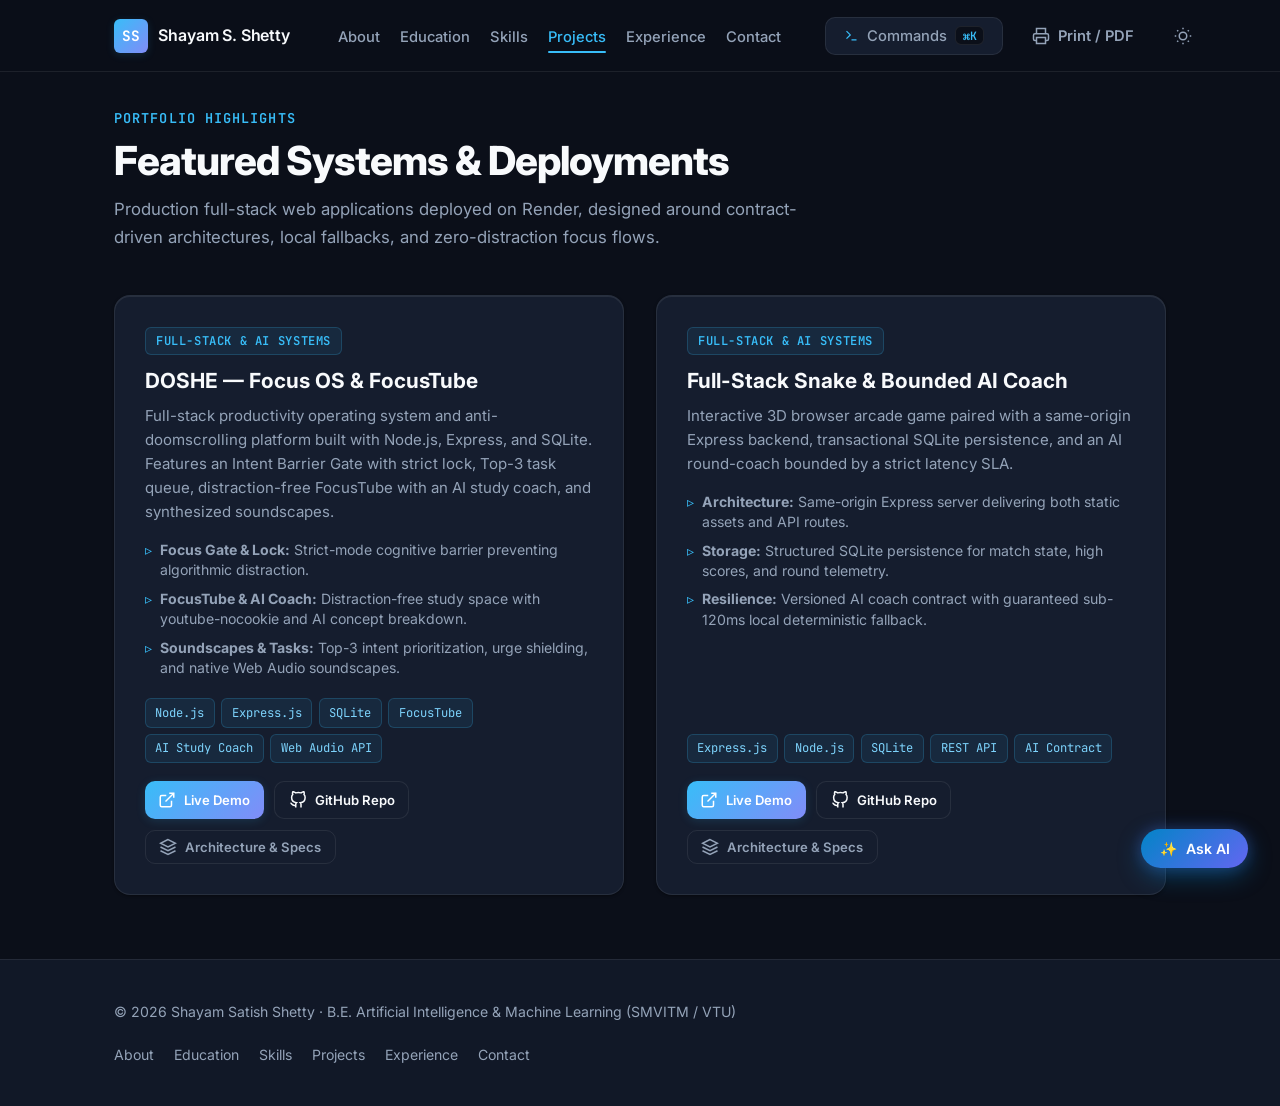
<file: projects.html>
<!DOCTYPE html>
<html lang="en" data-theme="dark">
<head>
  <meta charset="UTF-8">
  <meta name="viewport" content="width=device-width, initial-scale=1.0">
  <title>Featured Production Projects | Shayam Satish Shetty</title>
  
  <meta name="description" content="Production projects built by Shayam Satish Shetty — DOSHE Focus OS (anti-doomscrolling platform) and Full-Stack 3D Snake &amp; Bounded AI Coach.">
  <meta name="keywords" content="Shayam Satish Shetty, Projects, DOSHE, FocusTube, Snake 3D, Express, Node.js, SQLite, Render, Full-Stack">
  <meta name="author" content="Shayam Satish Shetty">

  <!-- OpenGraph Metadata -->
  <meta property="og:type" content="profile">
  <meta property="og:title" content="Featured Production Projects | Shayam Satish Shetty">
  <meta property="og:description" content="Production projects: DOSHE Focus OS and Full-Stack Snake &amp; Bounded AI Coach. Live demos, source code, and architecture diagrams.">
  <meta property="og:url" content="https://shayam1408.github.io/projects.html">
  <meta property="og:site_name" content="Shayam Satish Shetty Portfolio">

  <!-- SVG Favicon -->
  <link rel="icon" type="image/svg+xml" href="data:image/svg+xml,%3Csvg xmlns='http://www.w3.org/2000/svg' viewBox='0 0 32 32'%3E%3Crect width='32' height='32' rx='8' fill='%230b0f19'/%3E%3Cdefs%3E%3ClinearGradient id='g' x1='0%25' y1='0%25' x2='100%25' y2='100%25'%3E%3Cstop offset='0%25' stop-color='%2338bdf8'/%3E%3Cstop offset='100%25' stop-color='%23818cf8'/%3E%3C/linearGradient%3E%3C/defs%3E%3Ctext x='16' y='21' font-family='monospace' font-size='14' font-weight='800' fill='url(%23g)' text-anchor='middle'%3ESS%3C/text%3E%3C/svg%3E">

  <!-- Fonts -->
  <link rel="preconnect" href="https://fonts.googleapis.com">
  <link rel="preconnect" href="https://fonts.gstatic.com" crossorigin>
  <link href="https://fonts.googleapis.com/css2?family=Inter:wght@400;500;600;700;800&family=JetBrains+Mono:wght@400;500;600;700&display=swap" rel="stylesheet">

  <!-- Instant Theme Initializer -->
  <script>
    (function() {
      const t = localStorage.getItem('shayam_theme') || 'dark';
      document.documentElement.setAttribute('data-theme', t);
    })();
  </script>

  <!-- Global Design System & Page Styles -->
  <link rel="stylesheet" href="design-system.css?v=12">
  <link rel="stylesheet" href="styles.css?v=12">
</head>
<body>

  <div id="scroll-progress" class="scroll-progress" aria-hidden="true"></div>
  <a href="#main-content" class="skip-link">Skip to main content</a>

  <div id="toast" class="toast" role="status" aria-live="polite">
    <span class="toast-icon">✓</span>
    <span id="toast-message">Email copied to clipboard!</span>
  </div>

  <!-- Primary Header & Multi-Page Navigation Shell -->
  <header class="navbar" id="navbar">
    <div class="nav-container">
      <a href="index.html" class="nav-brand" aria-label="Shayam Satish Shetty Home">
        <span class="brand-monogram">SS</span>
        <span class="brand-name">Shayam S. Shetty</span>
      </a>

      <nav class="nav-menu" id="nav-menu" aria-label="Main Navigation">
        <ul class="nav-list">
          <li><a href="index.html" class="nav-link" data-page="about">About</a></li>
          <li><a href="education.html" class="nav-link" data-page="education">Education</a></li>
          <li><a href="skills.html" class="nav-link" data-page="skills">Skills</a></li>
          <li><a href="projects.html" class="nav-link active" data-page="projects">Projects</a></li>
          <li><a href="experience.html" class="nav-link" data-page="experience">Experience</a></li>
          <li><a href="contact.html" class="nav-link" data-page="contact">Contact</a></li>
        </ul>
      </nav>

      <div class="nav-actions">
        <button id="cmd-k-btn" class="btn btn-ghost cmd-k-btn" title="Open Command Palette (Ctrl+K)" aria-label="Open Command Palette (Ctrl+K)">
          <svg class="icon cmd-k-icon" viewBox="0 0 24 24" fill="none" stroke="currentColor" stroke-width="2">
            <polyline points="4 17 10 11 4 5"></polyline>
            <line x1="12" y1="19" x2="20" y2="19"></line>
          </svg>
          <span class="cmd-k-text">Commands</span>
          <kbd class="cmd-k-kbd">⌘K</kbd>
        </button>

        <button id="print-btn" class="btn btn-ghost btn-nav-print" title="Print or Save as PDF" aria-label="Print or Save Resume as PDF">
          <svg class="icon" viewBox="0 0 24 24" fill="none" stroke="currentColor" stroke-width="2">
            <polyline points="6 9 6 2 18 2 18 9"></polyline>
            <path d="M6 18H4a2 2 0 0 1-2-2v-5a2 2 0 0 1 2-2h16a2 2 0 0 1 2 2v5a2 2 0 0 1-2 2h-2"></path>
            <rect x="6" y="14" width="12" height="8"></rect>
          </svg>
          <span class="btn-text">Print / PDF</span>
        </button>

        <button id="theme-toggle" class="btn btn-ghost btn-icon" title="Toggle Dark/Light Mode" aria-label="Toggle theme">
          <svg class="icon icon-sun" viewBox="0 0 24 24" fill="none" stroke="currentColor" stroke-width="2">
            <circle cx="12" cy="12" r="5"></circle>
            <line x1="12" y1="1" x2="12" y2="3"></line>
            <line x1="12" y1="21" x2="12" y2="23"></line>
            <line x1="4.22" y1="4.22" x2="5.64" y2="5.64"></line>
            <line x1="18.36" y1="18.36" x2="19.78" y2="19.78"></line>
            <line x1="1" y1="12" x2="3" y2="12"></line>
            <line x1="21" y1="12" x2="23" y2="12"></line>
            <line x1="4.22" y1="19.78" x2="5.64" y2="18.36"></line>
            <line x1="18.36" y1="5.64" x2="19.78" y2="4.22"></line>
          </svg>
          <svg class="icon icon-moon" viewBox="0 0 24 24" fill="none" stroke="currentColor" stroke-width="2">
            <path d="M21 12.79A9 9 0 1 1 11.21 3 7 7 0 0 0 21 12.79z"></path>
          </svg>
        </button>

        <button id="mobile-toggle" class="btn btn-ghost btn-icon mobile-menu-btn" aria-label="Toggle navigation menu" aria-expanded="false">
          <svg class="icon icon-menu" viewBox="0 0 24 24" fill="none" stroke="currentColor" stroke-width="2">
            <line x1="3" y1="12" x2="21" y2="12"></line>
            <line x1="3" y1="6" x2="21" y2="6"></line>
            <line x1="3" y1="18" x2="21" y2="18"></line>
          </svg>
          <svg class="icon icon-close" viewBox="0 0 24 24" fill="none" stroke="currentColor" stroke-width="2">
            <line x1="18" y1="6" x2="6" y2="18"></line>
            <line x1="6" y1="6" x2="18" y2="18"></line>
          </svg>
        </button>
      </div>
    </div>
  </header>

  <!-- MAIN PAGE CONTENT -->
  <main class="page-wrapper" id="main-content">
    <div class="container">
      
      <header class="page-header">
        <span class="section-tag">PORTFOLIO HIGHLIGHTS</span>
        <h1 class="section-title">Featured Systems &amp; Deployments</h1>
        <p class="section-desc">
          Production full-stack web applications deployed on Render, designed around contract-driven architectures, local fallbacks, and zero-distraction focus flows.
        </p>
      </header>

      <div class="projects-grid">
        <!-- Project 1: DOSHE — Focus OS & FocusTube -->
        <article class="project-card">
          <div class="project-card-top">
            <div class="project-badge">Full-Stack &amp; AI Systems</div>
            <h2 class="project-title">DOSHE — Focus OS &amp; FocusTube</h2>
            <p class="project-desc">
              Full-stack productivity operating system and anti-doomscrolling platform built with Node.js, Express, and SQLite.
              Features an Intent Barrier Gate with strict lock, Top-3 task queue, distraction-free FocusTube with an AI study coach, and synthesized soundscapes.
            </p>
          </div>

          <div class="project-card-middle">
            <div class="highlights-list">
              <div class="hl-item">
                <span class="hl-bullet">▹</span>
                <span><strong>Focus Gate &amp; Lock:</strong> Strict-mode cognitive barrier preventing algorithmic distraction.</span>
              </div>
              <div class="hl-item">
                <span class="hl-bullet">▹</span>
                <span><strong>FocusTube &amp; AI Coach:</strong> Distraction-free study space with youtube-nocookie and AI concept breakdown.</span>
              </div>
              <div class="hl-item">
                <span class="hl-bullet">▹</span>
                <span><strong>Soundscapes &amp; Tasks:</strong> Top-3 intent prioritization, urge shielding, and native Web Audio soundscapes.</span>
              </div>
            </div>
          </div>

          <div class="project-card-bottom">
            <div class="project-tags">
              <span class="tech-tag">Node.js</span>
              <span class="tech-tag">Express.js</span>
              <span class="tech-tag">SQLite</span>
              <span class="tech-tag">FocusTube</span>
              <span class="tech-tag">AI Study Coach</span>
              <span class="tech-tag">Web Audio API</span>
            </div>
            <div class="project-links">
              <a href="https://doshe.onrender.com" target="_blank" rel="noopener noreferrer" class="btn btn-sm btn-primary">
                <svg class="icon" aria-hidden="true" viewBox="0 0 24 24" fill="none" stroke="currentColor" stroke-width="2">
                  <path d="M18 13v6a2 2 0 0 1-2 2H5a2 2 0 0 1-2-2V8a2 2 0 0 1 2-2h6"></path>
                  <polyline points="15 3 21 3 21 9"></polyline>
                  <line x1="10" y1="14" x2="21" y2="3"></line>
                </svg>
                <span>Live Demo</span>
              </a>
              <a href="https://github.com/shayam1408/DOSHE" target="_blank" rel="noopener noreferrer" class="btn btn-sm btn-secondary">
                <svg class="icon" aria-hidden="true" viewBox="0 0 24 24" fill="none" stroke="currentColor" stroke-width="2">
                  <path d="M9 19c-5 1.5-5-2.5-7-3m14 6v-3.87a3.37 3.37 0 0 0-.94-2.61c3.14-.35 6.44-1.54 6.44-7A5.44 5.44 0 0 0 20 4.77 5.07 5.07 0 0 0 19.91 1S18.73.65 16 2.48a13.38 13.38 0 0 0-7 0C6.27.65 5.09 1 5.09 1A5.07 5.07 0 0 0 5 4.77a5.44 5.44 0 0 0-1.5 3.78c0 5.42 3.3 6.61 6.44 7A3.37 3.37 0 0 0 9 18.13V22"></path>
                </svg>
                <span>GitHub Repo</span>
              </a>
              <button type="button" class="btn btn-sm btn-outline open-modal-btn" data-modal="modal-doshe" aria-haspopup="dialog" title="View System Architecture">
                <svg class="icon" aria-hidden="true" viewBox="0 0 24 24" fill="none" stroke="currentColor" stroke-width="2">
                  <polygon points="12 2 2 7 12 12 22 7 12 2"></polygon>
                  <polyline points="2 17 12 22 22 17"></polyline>
                  <polyline points="2 12 12 17 22 12"></polyline>
                </svg>
                <span>Architecture &amp; Specs</span>
              </button>
            </div>
          </div>
        </article>

        <!-- Project 2: Full-Stack Snake & Bounded AI Coach -->
        <article class="project-card">
          <div class="project-card-top">
            <div class="project-badge">Full-Stack &amp; AI Systems</div>
            <h2 class="project-title">Full-Stack Snake &amp; Bounded AI Coach</h2>
            <p class="project-desc">
              Interactive 3D browser arcade game paired with a same-origin Express backend, transactional SQLite persistence, and an AI round-coach bounded by a strict latency SLA.
            </p>
          </div>

          <div class="project-card-middle">
            <div class="highlights-list">
              <div class="hl-item">
                <span class="hl-bullet">▹</span>
                <span><strong>Architecture:</strong> Same-origin Express server delivering both static assets and API routes.</span>
              </div>
              <div class="hl-item">
                <span class="hl-bullet">▹</span>
                <span><strong>Storage:</strong> Structured SQLite persistence for match state, high scores, and round telemetry.</span>
              </div>
              <div class="hl-item">
                <span class="hl-bullet">▹</span>
                <span><strong>Resilience:</strong> Versioned AI coach contract with guaranteed sub-120ms local deterministic fallback.</span>
              </div>
            </div>
          </div>

          <div class="project-card-bottom">
            <div class="project-tags">
              <span class="tech-tag">Express.js</span>
              <span class="tech-tag">Node.js</span>
              <span class="tech-tag">SQLite</span>
              <span class="tech-tag">REST API</span>
              <span class="tech-tag">AI Contract</span>
            </div>
            <div class="project-links">
              <a href="https://snake-3d-app.onrender.com" target="_blank" rel="noopener noreferrer" class="btn btn-sm btn-primary">
                <svg class="icon" aria-hidden="true" viewBox="0 0 24 24" fill="none" stroke="currentColor" stroke-width="2">
                  <path d="M18 13v6a2 2 0 0 1-2 2H5a2 2 0 0 1-2-2V8a2 2 0 0 1 2-2h6"></path>
                  <polyline points="15 3 21 3 21 9"></polyline>
                  <line x1="10" y1="14" x2="21" y2="3"></line>
                </svg>
                <span>Live Demo</span>
              </a>
              <a href="https://github.com/shayam1408/Snake-3d-app" target="_blank" rel="noopener noreferrer" class="btn btn-sm btn-secondary">
                <svg class="icon" aria-hidden="true" viewBox="0 0 24 24" fill="none" stroke="currentColor" stroke-width="2">
                  <path d="M9 19c-5 1.5-5-2.5-7-3m14 6v-3.87a3.37 3.37 0 0 0-.94-2.61c3.14-.35 6.44-1.54 6.44-7A5.44 5.44 0 0 0 20 4.77 5.07 5.07 0 0 0 19.91 1S18.73.65 16 2.48a13.38 13.38 0 0 0-7 0C6.27.65 5.09 1 5.09 1A5.07 5.07 0 0 0 5 4.77a5.44 5.44 0 0 0-1.5 3.78c0 5.42 3.3 6.61 6.44 7A3.37 3.37 0 0 0 9 18.13V22"></path>
                </svg>
                <span>GitHub Repo</span>
              </a>
              <button type="button" class="btn btn-sm btn-outline open-modal-btn" data-modal="modal-snake" aria-haspopup="dialog" title="View System Architecture">
                <svg class="icon" aria-hidden="true" viewBox="0 0 24 24" fill="none" stroke="currentColor" stroke-width="2">
                  <polygon points="12 2 2 7 12 12 22 7 12 2"></polygon>
                  <polyline points="2 17 12 22 22 17"></polyline>
                  <polyline points="2 12 12 17 22 12"></polyline>
                </svg>
                <span>Architecture &amp; Specs</span>
              </button>
            </div>
          </div>
        </article>
      </div>

    </div>

    </main>

  <!-- MODAL 1: Full-Stack Snake Architecture -->
  <div id="modal-snake" class="modal-overlay" role="dialog" aria-modal="true" aria-labelledby="modal-snake-title" hidden>
    <div class="modal-backdrop"></div>
    <div class="modal-card">
      <div class="modal-header">
        <div>
          <span class="modal-badge">Architecture Deep-Dive &amp; System Specs</span>
          <h2 id="modal-snake-title" class="modal-title">Full-Stack Snake &amp; Bounded AI Coach</h2>
        </div>
        <button type="button" class="modal-close-btn" aria-label="Close modal">
          <svg class="icon" viewBox="0 0 24 24" fill="none" stroke="currentColor" stroke-width="2">
            <line x1="18" y1="6" x2="6" y2="18"></line>
            <line x1="6" y1="6" x2="18" y2="18"></line>
          </svg>
        </button>
      </div>
      <div class="modal-body">
        <div class="architecture-diagram svg-diagram-wrap">
          <svg viewBox="0 0 760 250" class="responsive-arch-svg" aria-label="Full-Stack Snake Architecture Diagram" role="img">
            <defs>
              <marker id="snake-arrow" viewBox="0 0 10 10" refX="6" refY="5" markerWidth="6" markerHeight="6" orient="auto-start-reverse">
                <path d="M 0 1 L 8 5 L 0 9 z" fill="#38bdf8"/>
              </marker>
              <marker id="snake-arrow-green" viewBox="0 0 10 10" refX="6" refY="5" markerWidth="6" markerHeight="6" orient="auto-start-reverse">
                <path d="M 0 1 L 8 5 L 0 9 z" fill="#10b981"/>
              </marker>
            </defs>

            <!-- Row 1: Browser -> Express -> SQLite -->
            <rect x="20" y="16" width="200" height="56" rx="8" class="svg-node-box"/>
            <text x="120" y="38" class="svg-node-title" text-anchor="middle">Browser Game Client</text>
            <text x="120" y="54" class="svg-node-sub" text-anchor="middle">HTML5 Canvas + State Engine</text>

            <line x1="220" y1="44" x2="255" y2="44" class="svg-connector-line" marker-end="url(#snake-arrow)"/>

            <rect x="260" y="14" width="230" height="60" rx="10" class="svg-contract-box"/>
            <text x="375" y="38" class="svg-node-title-sm" text-anchor="middle">Express.js API Router</text>
            <text x="375" y="55" class="svg-node-sub-mono" text-anchor="middle">POST /api/coach-round</text>
            <text x="375" y="66" class="svg-node-sub-mono" text-anchor="middle">Payload Validation &amp; SLA Guard</text>

            <line x1="490" y1="44" x2="525" y2="44" class="svg-connector-line" marker-end="url(#snake-arrow)"/>

            <rect x="530" y="16" width="210" height="56" rx="8" class="svg-node-box"/>
            <text x="635" y="38" class="svg-node-title" text-anchor="middle">SQLite Persistence</text>
            <text x="635" y="54" class="svg-node-sub" text-anchor="middle">scores &amp; match_telemetry</text>

            <!-- Downward Branch to Dual Engine -->
            <path d="M 375 74 L 375 116" fill="none" class="svg-connector-line" marker-end="url(#snake-arrow)"/>
            <text x="390" y="100" class="svg-line-label" text-anchor="start">SLA Latency Gate (120ms)</text>

            <!-- Row 2: AI Coach vs Local Fallback -->
            <rect x="80" y="126" width="280" height="60" rx="8" class="svg-leaf-box-green"/>
            <text x="220" y="150" class="svg-leaf-title" text-anchor="middle">Local Deterministic Rule Engine</text>
            <text x="220" y="167" class="svg-node-sub" text-anchor="middle">Active if SLA &gt; 120ms or Offline (0ms latency)</text>

            <rect x="420" y="126" width="280" height="60" rx="8" class="svg-node-box svg-node-active"/>
            <text x="560" y="150" class="svg-node-title" text-anchor="middle">Cloud AI Round Coach</text>
            <text x="560" y="167" class="svg-node-sub" text-anchor="middle">Versioned Tactical Schema Response</text>
          </svg>
        </div>

        <h3 class="modal-section-title">System Architecture &amp; Reliability Highlights:</h3>
        <ul class="modal-list">
          <li><strong>Zero-Latency Fallback Architecture:</strong> If the AI round-coach takes longer than 120ms or experiences network anomalies, an embedded deterministic rule engine immediately returns tactical feedback without stalling gameplay.</li>
          <li><strong>Transactional SQLite Persistence:</strong> Stores high-scores and full telemetry histories locally, guaranteeing fast query response times on low-tier hosting.</li>
          <li><strong>Contract-Driven API Design:</strong> Both client and server validate payloads against strict JSON schema definitions, preventing malformed data payloads from triggering unexpected client errors.</li>
        </ul>
      </div>
      <div class="modal-footer">
        <a href="https://snake-3d-app.onrender.com" target="_blank" rel="noopener noreferrer" class="btn btn-sm btn-primary">Open Live App ↗</a>
        <a href="https://github.com/shayam1408/Snake-3d-app" target="_blank" rel="noopener noreferrer" class="btn btn-sm btn-secondary">View GitHub Source ↗</a>
      </div>
    </div>
  </div>

  <!-- MODAL 2: DOSHE Architecture -->
  <div id="modal-doshe" class="modal-overlay" role="dialog" aria-modal="true" aria-labelledby="modal-doshe-title" hidden>
    <div class="modal-backdrop"></div>
    <div class="modal-card">
      <div class="modal-header">
        <div>
          <span class="modal-badge">Full-Stack Architecture &amp; System Flow</span>
          <h2 id="modal-doshe-title" class="modal-title">DOSHE — Focus OS &amp; FocusTube</h2>
        </div>
        <button type="button" class="modal-close-btn" aria-label="Close modal">
          <svg class="icon" viewBox="0 0 24 24" fill="none" stroke="currentColor" stroke-width="2">
            <line x1="18" y1="6" x2="6" y2="18"></line>
            <line x1="6" y1="6" x2="18" y2="18"></line>
          </svg>
        </button>
      </div>
      <div class="modal-body">
        <div class="architecture-diagram svg-diagram-wrap">
          <svg viewBox="0 0 760 250" class="responsive-arch-svg" aria-label="DOSHE System Architecture Diagram" role="img">
            <defs>
              <marker id="doshe-arrow" viewBox="0 0 10 10" refX="6" refY="5" markerWidth="6" markerHeight="6" orient="auto-start-reverse">
                <path d="M 0 1 L 8 5 L 0 9 z" fill="#38bdf8"/>
              </marker>
              <marker id="doshe-arrow-green" viewBox="0 0 10 10" refX="6" refY="5" markerWidth="6" markerHeight="6" orient="auto-start-reverse">
                <path d="M 0 1 L 8 5 L 0 9 z" fill="#10b981"/>
              </marker>
            </defs>

            <!-- Row 1: Focus Gate -> Express API -> SQLite Engine -->
            <rect x="20" y="16" width="210" height="58" rx="8" class="svg-node-box"/>
            <text x="125" y="40" class="svg-node-title" text-anchor="middle">Focus Gate &amp; Lock</text>
            <text x="125" y="58" class="svg-node-sub" text-anchor="middle">Intent Barrier &amp; Strict Mode</text>

            <line x1="230" y1="45" x2="265" y2="45" class="svg-connector-line" marker-end="url(#doshe-arrow)"/>

            <rect x="270" y="14" width="220" height="62" rx="10" class="svg-contract-box"/>
            <text x="380" y="38" class="svg-node-title-sm" text-anchor="middle">Node.js + Express API</text>
            <text x="380" y="55" class="svg-node-sub-mono" text-anchor="middle">Session &amp; Lock Timers</text>
            <text x="380" y="68" class="svg-node-sub-mono" text-anchor="middle">Render HTTPS / JSON</text>

            <line x1="490" y1="45" x2="525" y2="45" class="svg-connector-line" marker-end="url(#doshe-arrow)"/>

            <rect x="530" y="16" width="210" height="58" rx="8" class="svg-node-box"/>
            <text x="635" y="40" class="svg-node-title" text-anchor="middle">Top-3 Task Engine</text>
            <text x="635" y="58" class="svg-node-sub" text-anchor="middle">SQLite Session Storage</text>

            <!-- Vertical Connector Pipeline -->
            <path d="M 380 76 L 380 120" fill="none" class="svg-connector-line-green" marker-end="url(#doshe-arrow-green)"/>
            <text x="395" y="103" class="svg-line-label" text-anchor="start">Focus Execution Engine</text>

            <!-- Row 2: FocusTube -> AI Study Coach -> Web Audio & Urge Shield -->
            <rect x="20" y="126" width="210" height="58" rx="8" class="svg-leaf-box-green"/>
            <text x="125" y="149" class="svg-leaf-title" text-anchor="middle">FocusTube Player</text>
            <text x="125" y="166" class="svg-node-sub" text-anchor="middle">youtube-nocookie &amp; oEmbed</text>

            <line x1="230" y1="155" x2="265" y2="155" class="svg-connector-line" marker-end="url(#doshe-arrow)"/>

            <rect x="270" y="124" width="220" height="62" rx="10" class="svg-node-box svg-node-active"/>
            <text x="380" y="148" class="svg-node-title" text-anchor="middle">AI Study Coach</text>
            <text x="380" y="165" class="svg-node-sub" text-anchor="middle">Active Recall &amp; Concept Q&amp;A</text>

            <line x1="490" y1="155" x2="525" y2="155" class="svg-connector-line" marker-end="url(#doshe-arrow)"/>

            <rect x="530" y="126" width="210" height="58" rx="8" class="svg-node-box"/>
            <text x="635" y="149" class="svg-node-title" text-anchor="middle">Urge Shield &amp; Audio</text>
            <text x="635" y="166" class="svg-node-sub" text-anchor="middle">Web Audio API Soundscapes</text>
          </svg>
        </div>

        <h3 class="modal-section-title">System Architecture &amp; Core Engine:</h3>
        <ul class="modal-list">
          <li><strong>Focus Gate with Strict Lock:</strong> Enforces conscious intent declaration prior to session initiation. Strict mode eliminates cognitive backdoors, pausing dopamine triggers to prevent compulsive tab switching.</li>
          <li><strong>FocusTube &amp; AI Study Coach:</strong> Strips algorithmic recommendation feeds, comments, and sidebars via privacy-enhanced <code>youtube-nocookie</code> embeds and oEmbed metadata, paired with an integrated AI Study Coach for focused concept breakdown.</li>
          <li><strong>Top-3 Task Engine &amp; SQLite:</strong> Structured priority queue constraining daily deep work to 3 non-negotiable targets, persisted reliably in SQLite with fast RESTful endpoints on a Node.js + Express backend.</li>
          <li><strong>Web Audio Soundscapes &amp; Urge Shield:</strong> Native browser-synthesized audio environments (binaural frequencies, rain, brown noise) with a psychological pause-and-breathe urge intervention shield.</li>
        </ul>
      </div>
      <div class="modal-footer">
        <a href="https://doshe.onrender.com" target="_blank" rel="noopener noreferrer" class="btn btn-sm btn-primary">Open Live App ↗</a>
        <a href="https://github.com/shayam1408/DOSHE" target="_blank" rel="noopener noreferrer" class="btn btn-sm btn-secondary">View GitHub Source ↗</a>
      </div>
    </div>
  </div>

  <!-- FLOATING ASK-AI BUTTON & DRAWER -->
  <button id="floating-ask-ai-btn" class="floating-ask-ai-btn" aria-label="Open Resume AI Assistant" title="Ask Resume AI (Q&amp;A)">
    <span>✨</span>
    <span>Ask AI</span>
  </button>

  <div id="ask-ai-drawer" class="ask-ai-drawer" role="dialog" aria-modal="true" aria-label="Resume AI Assistant" hidden>
    <div class="ask-ai-drawer-backdrop" id="ask-ai-backdrop"></div>
    <div class="ask-ai-drawer-box">
      <div class="ask-ai-drawer-header">
        <div class="ask-ai-drawer-title">
          <span>✨</span>
          <span>Resume AI Assistant</span>
          <span class="ai-badge-chip">Deterministic</span>
        </div>
        <button type="button" class="drawer-close-btn" id="close-ask-ai-drawer" aria-label="Close Assistant">
          <svg class="icon" viewBox="0 0 24 24" fill="none" stroke="currentColor" stroke-width="2">
            <line x1="18" y1="6" x2="6" y2="18"></line>
            <line x1="6" y1="6" x2="18" y2="18"></line>
          </svg>
        </button>
      </div>
      <div class="ask-ai-drawer-body">
        <p class="ask-ai-intro">Ask questions grounded in Shayam's real engineering credentials:</p>
        <div class="ask-ai-chips">
          <button type="button" class="ask-chip" data-query="doshe">How does DOSHE work?</button>
          <button type="button" class="ask-chip" data-query="snake">Snake AI fallback design?</button>
          <button type="button" class="ask-chip" data-query="stack">Core tech stack?</button>
          <button type="button" class="ask-chip" data-query="experience">Internship &amp; hackathons?</button>
        </div>
        <div class="ask-ai-output">
          <div class="ask-ai-answer" id="drawer-ask-ai-answer">Click a suggested question above or type your prompt below...</div>
          <div class="ask-ai-actions" id="drawer-ask-ai-actions"></div>
        </div>
      </div>
      <form class="ask-ai-form" id="drawer-ask-ai-form">
        <input type="text" class="ask-ai-input" id="drawer-ask-ai-input" placeholder="Ask about full-stack, AI, projects..." autocomplete="off">
        <button type="submit" class="btn btn-sm btn-primary">Send ↵</button>
      </form>
    </div>
  </div>

  <!-- COMMAND PALETTE MODAL (Ctrl+K / ⌘K) -->
  <div id="cmd-palette" class="cmd-palette-overlay" role="dialog" aria-modal="true" aria-label="Command Palette" hidden>
    <div class="cmd-palette-backdrop"></div>
    <div class="cmd-palette-box">
      <div class="cmd-palette-header">
        <div class="cmd-input-wrap">
          <svg class="icon cmd-search-icon" viewBox="0 0 24 24" fill="none" stroke="currentColor" stroke-width="2">
            <circle cx="11" cy="11" r="8"></circle>
            <line x1="21" y1="21" x2="16.65" y2="16.65"></line>
          </svg>
          <input type="text" id="cmd-input" class="cmd-input" placeholder="Type a command or jump to page..." autocomplete="off" spellcheck="false">
        </div>
      </div>
      <div class="cmd-list" id="cmd-list" role="listbox"></div>
      <div class="cmd-palette-footer">
        <div class="cmd-footer-shortcuts">
          <span class="cmd-hint"><kbd>↑</kbd> <kbd>↓</kbd> Navigate</span>
          <span class="cmd-hint"><kbd>↵</kbd> Select</span>
          <span class="cmd-hint"><kbd>ESC</kbd> Close</span>
        </div>
        <span>Shayam Satish Shetty · Multi-Page Portfolio</span>
      </div>
    </div>
  </div>

  <!-- GLOBAL FOOTER -->
  <footer class="footer">
    <div class="container footer-container">
      <div class="footer-copy">
        © 2026 Shayam Satish Shetty · B.E. Artificial Intelligence &amp; Machine Learning (SMVITM / VTU)
      </div>
      <nav class="footer-nav" aria-label="Footer Navigation">
        <a href="index.html">About</a>
        <a href="education.html">Education</a>
        <a href="skills.html">Skills</a>
        <a href="projects.html">Projects</a>
        <a href="experience.html">Experience</a>
        <a href="contact.html">Contact</a>
      </nav>
    </div>
  </footer>

      <!-- UNIVERSAL 2-PAGE PRINT RESUME DOCUMENT -->
  <div class="print-resume-doc" aria-hidden="true">
    <!-- PAGE 1: Header, Executive Summary, Education & Technical Capabilities -->
    <div class="print-resume-page print-page-1">
      <header class="print-header-sheet">
        <h1 class="print-name">Shayam Satish Shetty</h1>
        <p class="print-title">AI &amp; ML Engineering Student | Full-Stack Builder</p>
        <div class="print-contact-bar">
          <a href="mailto:shayamshett290@gmail.com">shayamshett290@gmail.com</a>
          <span class="print-sep">•</span>
          <a href="https://github.com/shayam1408" target="_blank" rel="noopener noreferrer">github.com/shayam1408</a>
          <span class="print-sep">•</span>
          <a href="https://www.linkedin.com/in/shayam-shetty-13208728b/" target="_blank" rel="noopener noreferrer">linkedin.com/in/shayam-shetty-13208728b/</a>
          <span class="print-sep">•</span>
          <a href="https://shayam1408.github.io/shayam-digital-resume/" target="_blank" rel="noopener noreferrer">shayam1408.github.io/shayam-digital-resume/</a>
          <span class="print-sep">•</span>
          <span>Karnataka, India</span>
        </div>
      </header>

      <section class="print-section">
        <h2 class="print-section-title">Executive Summary</h2>
        <p class="print-desc">
          Final-year Artificial Intelligence &amp; Machine Learning undergraduate at SMVITM (VTU) with proven hands-on full-stack development experience. Specializes in building resilient, bounded software architectures using Node.js, Express, and SQLite, paired with client-side AI integration and deterministic fallbacks. Experienced in production deployment, modular UI craft, and agile delivery.
        </p>
      </section>

      <section class="print-section">
        <h2 class="print-section-title">Education</h2>
        <div class="print-edu-item">
          <div class="print-tl-header">
            <span><strong>Bachelor of Engineering (B.E.) in Artificial Intelligence &amp; Machine Learning</strong></span>
            <span>2022 – 2026</span>
          </div>
          <div class="print-tl-sub">Shri Madhwa Vadiraja Institute of Technology &amp; Management (SMVITM) · VTU, Belagavi</div>
          <div class="print-tl-desc">
            <strong>Key Coursework:</strong> Machine Learning, Artificial Intelligence, Data Structures &amp; Algorithms, Object-Oriented Programming (C++/Java), Database Management Systems (SQL), Operating Systems, Computer Networks, Software Engineering.
          </div>
        </div>
      </section>

      <section class="print-section">
        <h2 class="print-section-title">Technical Capabilities</h2>
        <div class="print-skills-grid">
          <div class="print-skill-card">
            <div class="print-skill-cat-title">Languages</div>
            <div class="print-skill-tags">
              <span class="print-skill-tag">Python</span>
              <span class="print-skill-tag">C/C++</span>
              <span class="print-skill-tag">JavaScript (ES6+)</span>
              <span class="print-skill-tag">HTML5 / CSS3</span>
            </div>
          </div>
          <div class="print-skill-card">
            <div class="print-skill-cat-title">Web &amp; Backend</div>
            <div class="print-skill-tags">
              <span class="print-skill-tag">Node.js</span>
              <span class="print-skill-tag">Express.js</span>
              <span class="print-skill-tag">RESTful APIs</span>
              <span class="print-skill-tag">Error Middleware</span>
            </div>
          </div>
          <div class="print-skill-card">
            <div class="print-skill-cat-title">Databases &amp; DevOps</div>
            <div class="print-skill-tags">
              <span class="print-skill-tag">SQLite</span>
              <span class="print-skill-tag">Docker</span>
              <span class="print-skill-tag">Git &amp; GitHub</span>
              <span class="print-skill-tag">Render Cloud</span>
            </div>
          </div>
          <div class="print-skill-card">
            <div class="print-skill-cat-title">Workflows &amp; AI</div>
            <div class="print-skill-tags">
              <span class="print-skill-tag">AI Contracts</span>
              <span class="print-skill-tag">Local Fallbacks</span>
              <span class="print-skill-tag">Web Audio API</span>
              <span class="print-skill-tag">Prompt Engineering</span>
            </div>
          </div>
        </div>
      </section>
    </div>

    <!-- PAGE 2: Featured Production Projects & Experience -->
    <div class="print-resume-page print-page-2">
      <section class="print-section">
        <h2 class="print-section-title">Featured Production Projects</h2>
        <div class="print-projects-grid">
          <div class="print-project-card">
            <span class="print-project-badge">Full-Stack &amp; AI Systems</span>
            <div class="print-project-title">DOSHE — Focus OS &amp; FocusTube</div>
            <p class="print-project-desc">
              Intent-based productivity operating system engineered to curb algorithmic doomscrolling, built with Node.js, Express, and SQLite.
            </p>
            <div class="print-highlights-list">
              <div>▹ <strong>Focus Gate &amp; Lock:</strong> Strict-mode cognitive barrier preventing algorithmic distraction.</div>
              <div>▹ <strong>FocusTube &amp; AI Coach:</strong> Distraction-free study space with youtube-nocookie and AI concept breakdown.</div>
              <div>▹ <strong>Soundscapes &amp; Tasks:</strong> Top-3 intent prioritization, urge shielding, and native Web Audio soundscapes.</div>
            </div>
            <div class="print-project-urls">
              <div><strong>Live Demo:</strong> https://doshe.onrender.com</div>
              <div><strong>GitHub Repo:</strong> https://github.com/shayam1408/DOSHE</div>
            </div>
          </div>

          <div class="print-project-card">
            <span class="print-project-badge">Full-Stack &amp; AI Systems</span>
            <div class="print-project-title">Full-Stack Snake &amp; AI Coach</div>
            <p class="print-project-desc">
              Deterministic 3D browser arcade game paired with an Express backend, SQLite persistence, and an AI round coach.
            </p>
            <div class="print-highlights-list">
              <div>▹ <strong>Latency SLA:</strong> Strict 120ms timeout on coaching round advice with zero-latency local fallback.</div>
              <div>▹ <strong>Persistence:</strong> Transactional SQLite high-score tables and session telemetry recording.</div>
              <div>▹ <strong>Resilience:</strong> Versioned JSON schema contracts protecting client UI from backend anomalies.</div>
            </div>
            <div class="print-project-urls">
              <div><strong>Live Demo:</strong> https://snake-3d-app.onrender.com</div>
              <div><strong>GitHub Repo:</strong> https://github.com/shayam1408/Snake-3d-app</div>
            </div>
          </div>
        </div>
      </section>

      <section class="print-section">
        <h2 class="print-section-title">Experience &amp; Technical Activities</h2>
        <div class="print-timeline-item">
          <div class="print-tl-header">
            <span><strong>Web &amp; Software Development Intern</strong> — Infotact Solutions</span>
            <span>Internship</span>
          </div>
          <div class="print-tl-sub">Full-Stack Web Engineering &amp; Component Delivery</div>
          <div class="print-tl-desc">
            Engineered modular frontend and backend web components with clean separation of concerns. Optimized client rendering performance and cross-browser responsiveness. Participated in regular code reviews, git branching workflows, and software quality assurance.
          </div>
        </div>

        <div class="print-timeline-item">
          <div class="print-tl-header">
            <span><strong>Technical Workshops &amp; Hackathon Competitor</strong> — SMVITM</span>
            <span>Campus Leadership</span>
          </div>
          <div class="print-tl-sub">UniCourt Web Development Workshops &amp; DevHost Hackathon</div>
          <div class="print-tl-desc">
            Competed in intensive collaborative hackathon sprints building full-stack web solutions under tight deadlines. Completed advanced industry workshops on modern API architecture, asynchronous JavaScript, and cloud-ready database modeling.
          </div>
        </div>
      </section>
    </div>
  </div>

  <script src="script.js?v=12"></script>
</body>
</html>
</file>
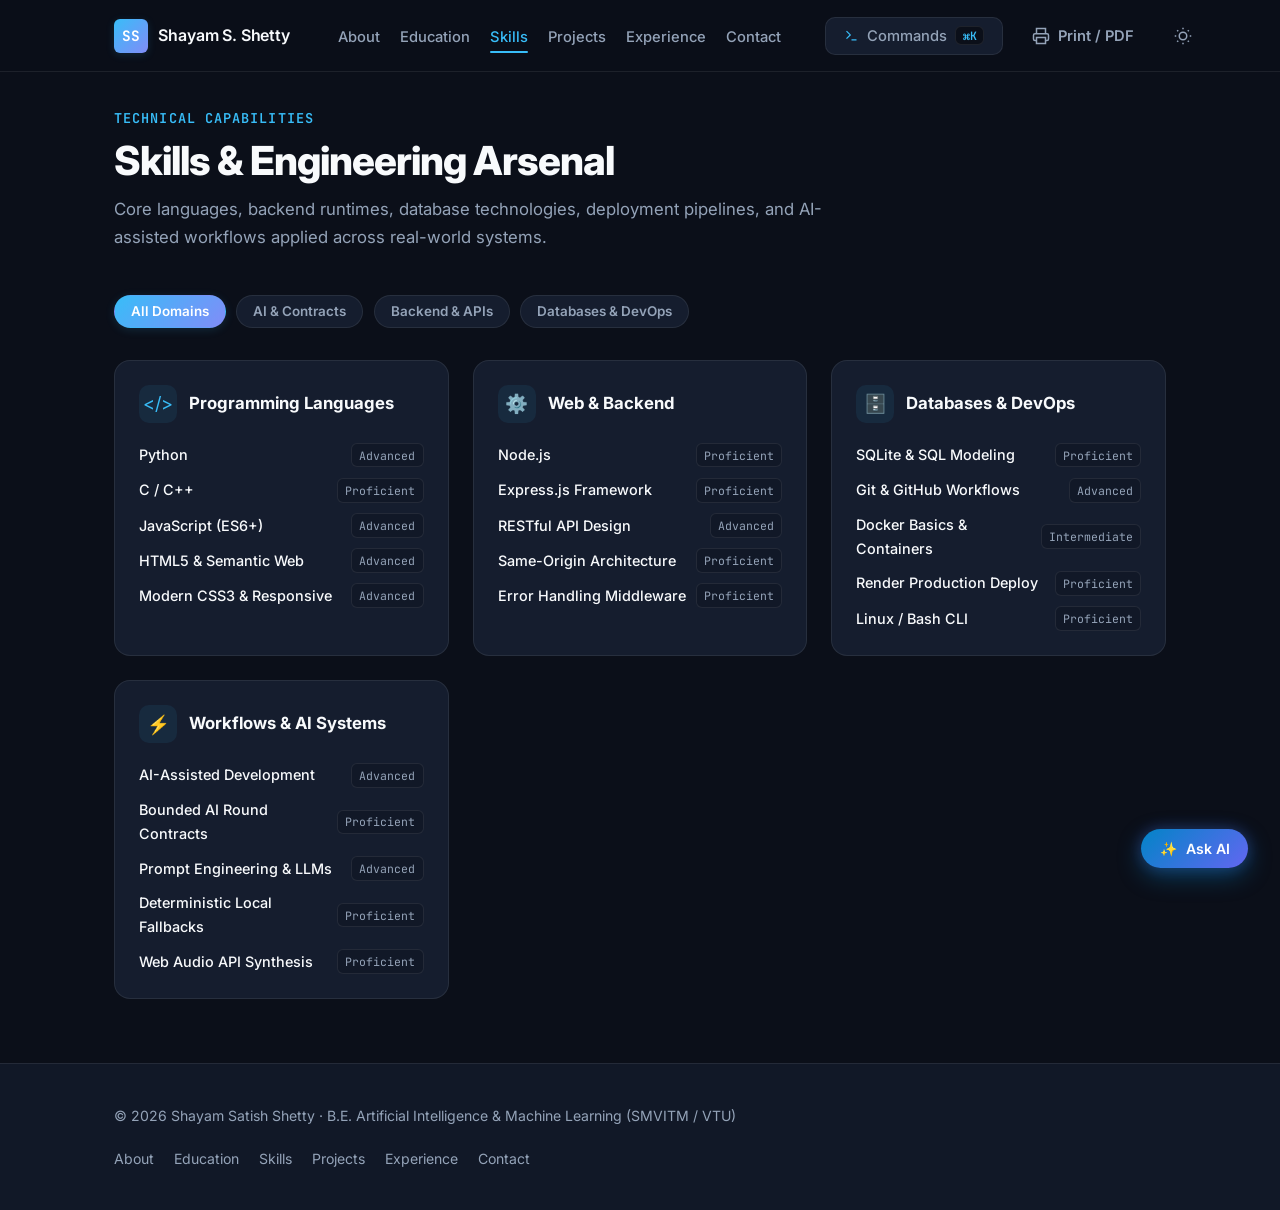
<file: skills.html>
<!DOCTYPE html>
<html lang="en" data-theme="dark">
<head>
  <meta charset="UTF-8">
  <meta name="viewport" content="width=device-width, initial-scale=1.0">
  <title>Technical Skills &amp; Engineering Arsenal | Shayam Satish Shetty</title>
  
  <meta name="description" content="Technical skills of Shayam Satish Shetty — Python, C/C++, JavaScript, Node.js, Express, SQLite, Docker, Bounded AI contracts, and full-stack web engineering.">
  <meta name="keywords" content="Shayam Satish Shetty, Skills, Python, C++, JavaScript, Node.js, Express, SQLite, Docker, Full-Stack, AI Engineering">
  <meta name="author" content="Shayam Satish Shetty">

  <!-- OpenGraph Metadata -->
  <meta property="og:type" content="profile">
  <meta property="og:title" content="Technical Skills &amp; Engineering Arsenal | Shayam Satish Shetty">
  <meta property="og:description" content="Technical stack, programming languages, databases, DevOps tools, and AI contract engineering.">
  <meta property="og:url" content="https://shayam1408.github.io/skills.html">
  <meta property="og:site_name" content="Shayam Satish Shetty Portfolio">

  <!-- SVG Favicon -->
  <link rel="icon" type="image/svg+xml" href="data:image/svg+xml,%3Csvg xmlns='http://www.w3.org/2000/svg' viewBox='0 0 32 32'%3E%3Crect width='32' height='32' rx='8' fill='%230b0f19'/%3E%3Cdefs%3E%3ClinearGradient id='g' x1='0%25' y1='0%25' x2='100%25' y2='100%25'%3E%3Cstop offset='0%25' stop-color='%2338bdf8'/%3E%3Cstop offset='100%25' stop-color='%23818cf8'/%3E%3C/linearGradient%3E%3C/defs%3E%3Ctext x='16' y='21' font-family='monospace' font-size='14' font-weight='800' fill='url(%23g)' text-anchor='middle'%3ESS%3C/text%3E%3C/svg%3E">

  <!-- Fonts -->
  <link rel="preconnect" href="https://fonts.googleapis.com">
  <link rel="preconnect" href="https://fonts.gstatic.com" crossorigin>
  <link href="https://fonts.googleapis.com/css2?family=Inter:wght@400;500;600;700;800&family=JetBrains+Mono:wght@400;500;600;700&display=swap" rel="stylesheet">

  <!-- Instant Theme Initializer -->
  <script>
    (function() {
      const t = localStorage.getItem('shayam_theme') || 'dark';
      document.documentElement.setAttribute('data-theme', t);
    })();
  </script>

  <!-- Global Design System & Page Styles -->
  <link rel="stylesheet" href="design-system.css?v=12">
  <link rel="stylesheet" href="styles.css?v=12">
</head>
<body>

  <div id="scroll-progress" class="scroll-progress" aria-hidden="true"></div>
  <a href="#main-content" class="skip-link">Skip to main content</a>

  <div id="toast" class="toast" role="status" aria-live="polite">
    <span class="toast-icon">✓</span>
    <span id="toast-message">Email copied to clipboard!</span>
  </div>

  <!-- Primary Header & Multi-Page Navigation Shell -->
  <header class="navbar" id="navbar">
    <div class="nav-container">
      <a href="index.html" class="nav-brand" aria-label="Shayam Satish Shetty Home">
        <span class="brand-monogram">SS</span>
        <span class="brand-name">Shayam S. Shetty</span>
      </a>

      <nav class="nav-menu" id="nav-menu" aria-label="Main Navigation">
        <ul class="nav-list">
          <li><a href="index.html" class="nav-link" data-page="about">About</a></li>
          <li><a href="education.html" class="nav-link" data-page="education">Education</a></li>
          <li><a href="skills.html" class="nav-link active" data-page="skills">Skills</a></li>
          <li><a href="projects.html" class="nav-link" data-page="projects">Projects</a></li>
          <li><a href="experience.html" class="nav-link" data-page="experience">Experience</a></li>
          <li><a href="contact.html" class="nav-link" data-page="contact">Contact</a></li>
        </ul>
      </nav>

      <div class="nav-actions">
        <button id="cmd-k-btn" class="btn btn-ghost cmd-k-btn" title="Open Command Palette (Ctrl+K)" aria-label="Open Command Palette (Ctrl+K)">
          <svg class="icon cmd-k-icon" viewBox="0 0 24 24" fill="none" stroke="currentColor" stroke-width="2">
            <polyline points="4 17 10 11 4 5"></polyline>
            <line x1="12" y1="19" x2="20" y2="19"></line>
          </svg>
          <span class="cmd-k-text">Commands</span>
          <kbd class="cmd-k-kbd">⌘K</kbd>
        </button>

        <button id="print-btn" class="btn btn-ghost btn-nav-print" title="Print or Save as PDF" aria-label="Print or Save Resume as PDF">
          <svg class="icon" viewBox="0 0 24 24" fill="none" stroke="currentColor" stroke-width="2">
            <polyline points="6 9 6 2 18 2 18 9"></polyline>
            <path d="M6 18H4a2 2 0 0 1-2-2v-5a2 2 0 0 1 2-2h16a2 2 0 0 1 2 2v5a2 2 0 0 1-2 2h-2"></path>
            <rect x="6" y="14" width="12" height="8"></rect>
          </svg>
          <span class="btn-text">Print / PDF</span>
        </button>

        <button id="theme-toggle" class="btn btn-ghost btn-icon" title="Toggle Dark/Light Mode" aria-label="Toggle theme">
          <svg class="icon icon-sun" viewBox="0 0 24 24" fill="none" stroke="currentColor" stroke-width="2">
            <circle cx="12" cy="12" r="5"></circle>
            <line x1="12" y1="1" x2="12" y2="3"></line>
            <line x1="12" y1="21" x2="12" y2="23"></line>
            <line x1="4.22" y1="4.22" x2="5.64" y2="5.64"></line>
            <line x1="18.36" y1="18.36" x2="19.78" y2="19.78"></line>
            <line x1="1" y1="12" x2="3" y2="12"></line>
            <line x1="21" y1="12" x2="23" y2="12"></line>
            <line x1="4.22" y1="19.78" x2="5.64" y2="18.36"></line>
            <line x1="18.36" y1="5.64" x2="19.78" y2="4.22"></line>
          </svg>
          <svg class="icon icon-moon" viewBox="0 0 24 24" fill="none" stroke="currentColor" stroke-width="2">
            <path d="M21 12.79A9 9 0 1 1 11.21 3 7 7 0 0 0 21 12.79z"></path>
          </svg>
        </button>

        <button id="mobile-toggle" class="btn btn-ghost btn-icon mobile-menu-btn" aria-label="Toggle navigation menu" aria-expanded="false">
          <svg class="icon icon-menu" viewBox="0 0 24 24" fill="none" stroke="currentColor" stroke-width="2">
            <line x1="3" y1="12" x2="21" y2="12"></line>
            <line x1="3" y1="6" x2="21" y2="6"></line>
            <line x1="3" y1="18" x2="21" y2="18"></line>
          </svg>
          <svg class="icon icon-close" viewBox="0 0 24 24" fill="none" stroke="currentColor" stroke-width="2">
            <line x1="18" y1="6" x2="6" y2="18"></line>
            <line x1="6" y1="6" x2="18" y2="18"></line>
          </svg>
        </button>
      </div>
    </div>
  </header>

  <!-- MAIN PAGE CONTENT -->
  <main class="page-wrapper" id="main-content">
    <div class="container">
      
      <header class="page-header">
        <span class="section-tag">TECHNICAL CAPABILITIES</span>
        <h1 class="section-title">Skills &amp; Engineering Arsenal</h1>
        <p class="section-desc">
          Core languages, backend runtimes, database technologies, deployment pipelines, and AI-assisted workflows applied across real-world systems.
        </p>
      </header>

      <!-- Interactive Domain Filter Bar -->
      <div class="skills-filter-bar" role="group" aria-label="Skill Domain Filters">
        <button type="button" class="filter-pill active" data-filter="all">All Domains</button>
        <button type="button" class="filter-pill" data-filter="ai">AI &amp; Contracts</button>
        <button type="button" class="filter-pill" data-filter="backend">Backend &amp; APIs</button>
        <button type="button" class="filter-pill" data-filter="databases">Databases &amp; DevOps</button>
      </div>

      <!-- 4-Card Skills Grid -->
      <div class="skills-grid">
        <!-- Card 1: Programming Languages -->
        <div class="skill-category-card" data-category="languages">
          <div class="skill-cat-header">
            <div class="skill-icon-wrap">&lt;/&gt;</div>
            <h2 class="skill-cat-title">Programming Languages</h2>
          </div>
          <div class="skill-list">
            <div class="skill-item">
              <span class="skill-name">Python</span>
              <span class="skill-level-tag">Advanced</span>
            </div>
            <div class="skill-item">
              <span class="skill-name">C / C++</span>
              <span class="skill-level-tag">Proficient</span>
            </div>
            <div class="skill-item">
              <span class="skill-name">JavaScript (ES6+)</span>
              <span class="skill-level-tag">Advanced</span>
            </div>
            <div class="skill-item">
              <span class="skill-name">HTML5 &amp; Semantic Web</span>
              <span class="skill-level-tag">Advanced</span>
            </div>
            <div class="skill-item">
              <span class="skill-name">Modern CSS3 &amp; Responsive</span>
              <span class="skill-level-tag">Advanced</span>
            </div>
          </div>
        </div>

        <!-- Card 2: Web & Backend -->
        <div class="skill-category-card" data-category="backend">
          <div class="skill-cat-header">
            <div class="skill-icon-wrap">⚙️</div>
            <h2 class="skill-cat-title">Web &amp; Backend</h2>
          </div>
          <div class="skill-list">
            <div class="skill-item">
              <span class="skill-name">Node.js</span>
              <span class="skill-level-tag">Proficient</span>
            </div>
            <div class="skill-item">
              <span class="skill-name">Express.js Framework</span>
              <span class="skill-level-tag">Proficient</span>
            </div>
            <div class="skill-item">
              <span class="skill-name">RESTful API Design</span>
              <span class="skill-level-tag">Advanced</span>
            </div>
            <div class="skill-item">
              <span class="skill-name">Same-Origin Architecture</span>
              <span class="skill-level-tag">Proficient</span>
            </div>
            <div class="skill-item">
              <span class="skill-name">Error Handling Middleware</span>
              <span class="skill-level-tag">Proficient</span>
            </div>
          </div>
        </div>

        <!-- Card 3: Databases & DevOps -->
        <div class="skill-category-card" data-category="databases">
          <div class="skill-cat-header">
            <div class="skill-icon-wrap">🗄️</div>
            <h2 class="skill-cat-title">Databases &amp; DevOps</h2>
          </div>
          <div class="skill-list">
            <div class="skill-item">
              <span class="skill-name">SQLite &amp; SQL Modeling</span>
              <span class="skill-level-tag">Proficient</span>
            </div>
            <div class="skill-item">
              <span class="skill-name">Git &amp; GitHub Workflows</span>
              <span class="skill-level-tag">Advanced</span>
            </div>
            <div class="skill-item">
              <span class="skill-name">Docker Basics &amp; Containers</span>
              <span class="skill-level-tag">Intermediate</span>
            </div>
            <div class="skill-item">
              <span class="skill-name">Render Production Deploy</span>
              <span class="skill-level-tag">Proficient</span>
            </div>
            <div class="skill-item">
              <span class="skill-name">Linux / Bash CLI</span>
              <span class="skill-level-tag">Proficient</span>
            </div>
          </div>
        </div>

        <!-- Card 4: Workflows & Specializations -->
        <div class="skill-category-card" data-category="ai">
          <div class="skill-cat-header">
            <div class="skill-icon-wrap">⚡</div>
            <h2 class="skill-cat-title">Workflows &amp; AI Systems</h2>
          </div>
          <div class="skill-list">
            <div class="skill-item">
              <span class="skill-name">AI-Assisted Development</span>
              <span class="skill-level-tag">Advanced</span>
            </div>
            <div class="skill-item">
              <span class="skill-name">Bounded AI Round Contracts</span>
              <span class="skill-level-tag">Proficient</span>
            </div>
            <div class="skill-item">
              <span class="skill-name">Prompt Engineering &amp; LLMs</span>
              <span class="skill-level-tag">Advanced</span>
            </div>
            <div class="skill-item">
              <span class="skill-name">Deterministic Local Fallbacks</span>
              <span class="skill-level-tag">Proficient</span>
            </div>
            <div class="skill-item">
              <span class="skill-name">Web Audio API Synthesis</span>
              <span class="skill-level-tag">Proficient</span>
            </div>
          </div>
        </div>
      </div>

    </div>

    </main>

  <!-- FLOATING ASK-AI BUTTON & DRAWER -->
  <button id="floating-ask-ai-btn" class="floating-ask-ai-btn" aria-label="Open Resume AI Assistant" title="Ask Resume AI (Q&amp;A)">
    <span>✨</span>
    <span>Ask AI</span>
  </button>

  <div id="ask-ai-drawer" class="ask-ai-drawer" role="dialog" aria-modal="true" aria-label="Resume AI Assistant" hidden>
    <div class="ask-ai-drawer-backdrop" id="ask-ai-backdrop"></div>
    <div class="ask-ai-drawer-box">
      <div class="ask-ai-drawer-header">
        <div class="ask-ai-drawer-title">
          <span>✨</span>
          <span>Resume AI Assistant</span>
          <span class="ai-badge-chip">Deterministic</span>
        </div>
        <button type="button" class="drawer-close-btn" id="close-ask-ai-drawer" aria-label="Close Assistant">
          <svg class="icon" viewBox="0 0 24 24" fill="none" stroke="currentColor" stroke-width="2">
            <line x1="18" y1="6" x2="6" y2="18"></line>
            <line x1="6" y1="6" x2="18" y2="18"></line>
          </svg>
        </button>
      </div>
      <div class="ask-ai-drawer-body">
        <p class="ask-ai-intro">Ask questions grounded in Shayam's real engineering credentials:</p>
        <div class="ask-ai-chips">
          <button type="button" class="ask-chip" data-query="doshe">How does DOSHE work?</button>
          <button type="button" class="ask-chip" data-query="snake">Snake AI fallback design?</button>
          <button type="button" class="ask-chip" data-query="stack">Core tech stack?</button>
          <button type="button" class="ask-chip" data-query="experience">Internship &amp; hackathons?</button>
        </div>
        <div class="ask-ai-output">
          <div class="ask-ai-answer" id="drawer-ask-ai-answer">Click a suggested question above or type your prompt below...</div>
          <div class="ask-ai-actions" id="drawer-ask-ai-actions"></div>
        </div>
      </div>
      <form class="ask-ai-form" id="drawer-ask-ai-form">
        <input type="text" class="ask-ai-input" id="drawer-ask-ai-input" placeholder="Ask about full-stack, AI, projects..." autocomplete="off">
        <button type="submit" class="btn btn-sm btn-primary">Send ↵</button>
      </form>
    </div>
  </div>

  <!-- COMMAND PALETTE MODAL (Ctrl+K / ⌘K) -->
  <div id="cmd-palette" class="cmd-palette-overlay" role="dialog" aria-modal="true" aria-label="Command Palette" hidden>
    <div class="cmd-palette-backdrop"></div>
    <div class="cmd-palette-box">
      <div class="cmd-palette-header">
        <div class="cmd-input-wrap">
          <svg class="icon cmd-search-icon" viewBox="0 0 24 24" fill="none" stroke="currentColor" stroke-width="2">
            <circle cx="11" cy="11" r="8"></circle>
            <line x1="21" y1="21" x2="16.65" y2="16.65"></line>
          </svg>
          <input type="text" id="cmd-input" class="cmd-input" placeholder="Type a command or jump to page..." autocomplete="off" spellcheck="false">
        </div>
      </div>
      <div class="cmd-list" id="cmd-list" role="listbox"></div>
      <div class="cmd-palette-footer">
        <div class="cmd-footer-shortcuts">
          <span class="cmd-hint"><kbd>↑</kbd> <kbd>↓</kbd> Navigate</span>
          <span class="cmd-hint"><kbd>↵</kbd> Select</span>
          <span class="cmd-hint"><kbd>ESC</kbd> Close</span>
        </div>
        <span>Shayam Satish Shetty · Multi-Page Portfolio</span>
      </div>
    </div>
  </div>

  <!-- GLOBAL FOOTER -->
  <footer class="footer">
    <div class="container footer-container">
      <div class="footer-copy">
        © 2026 Shayam Satish Shetty · B.E. Artificial Intelligence &amp; Machine Learning (SMVITM / VTU)
      </div>
      <nav class="footer-nav" aria-label="Footer Navigation">
        <a href="index.html">About</a>
        <a href="education.html">Education</a>
        <a href="skills.html">Skills</a>
        <a href="projects.html">Projects</a>
        <a href="experience.html">Experience</a>
        <a href="contact.html">Contact</a>
      </nav>
    </div>
  </footer>

      <!-- UNIVERSAL 2-PAGE PRINT RESUME DOCUMENT -->
  <div class="print-resume-doc" aria-hidden="true">
    <!-- PAGE 1: Header, Executive Summary, Education & Technical Capabilities -->
    <div class="print-resume-page print-page-1">
      <header class="print-header-sheet">
        <h1 class="print-name">Shayam Satish Shetty</h1>
        <p class="print-title">AI &amp; ML Engineering Student | Full-Stack Builder</p>
        <div class="print-contact-bar">
          <a href="mailto:shayamshett290@gmail.com">shayamshett290@gmail.com</a>
          <span class="print-sep">•</span>
          <a href="https://github.com/shayam1408" target="_blank" rel="noopener noreferrer">github.com/shayam1408</a>
          <span class="print-sep">•</span>
          <a href="https://www.linkedin.com/in/shayam-shetty-13208728b/" target="_blank" rel="noopener noreferrer">linkedin.com/in/shayam-shetty-13208728b/</a>
          <span class="print-sep">•</span>
          <a href="https://shayam1408.github.io/shayam-digital-resume/" target="_blank" rel="noopener noreferrer">shayam1408.github.io/shayam-digital-resume/</a>
          <span class="print-sep">•</span>
          <span>Karnataka, India</span>
        </div>
      </header>

      <section class="print-section">
        <h2 class="print-section-title">Executive Summary</h2>
        <p class="print-desc">
          Final-year Artificial Intelligence &amp; Machine Learning undergraduate at SMVITM (VTU) with proven hands-on full-stack development experience. Specializes in building resilient, bounded software architectures using Node.js, Express, and SQLite, paired with client-side AI integration and deterministic fallbacks. Experienced in production deployment, modular UI craft, and agile delivery.
        </p>
      </section>

      <section class="print-section">
        <h2 class="print-section-title">Education</h2>
        <div class="print-edu-item">
          <div class="print-tl-header">
            <span><strong>Bachelor of Engineering (B.E.) in Artificial Intelligence &amp; Machine Learning</strong></span>
            <span>2022 – 2026</span>
          </div>
          <div class="print-tl-sub">Shri Madhwa Vadiraja Institute of Technology &amp; Management (SMVITM) · VTU, Belagavi</div>
          <div class="print-tl-desc">
            <strong>Key Coursework:</strong> Machine Learning, Artificial Intelligence, Data Structures &amp; Algorithms, Object-Oriented Programming (C++/Java), Database Management Systems (SQL), Operating Systems, Computer Networks, Software Engineering.
          </div>
        </div>
      </section>

      <section class="print-section">
        <h2 class="print-section-title">Technical Capabilities</h2>
        <div class="print-skills-grid">
          <div class="print-skill-card">
            <div class="print-skill-cat-title">Languages</div>
            <div class="print-skill-tags">
              <span class="print-skill-tag">Python</span>
              <span class="print-skill-tag">C/C++</span>
              <span class="print-skill-tag">JavaScript (ES6+)</span>
              <span class="print-skill-tag">HTML5 / CSS3</span>
            </div>
          </div>
          <div class="print-skill-card">
            <div class="print-skill-cat-title">Web &amp; Backend</div>
            <div class="print-skill-tags">
              <span class="print-skill-tag">Node.js</span>
              <span class="print-skill-tag">Express.js</span>
              <span class="print-skill-tag">RESTful APIs</span>
              <span class="print-skill-tag">Error Middleware</span>
            </div>
          </div>
          <div class="print-skill-card">
            <div class="print-skill-cat-title">Databases &amp; DevOps</div>
            <div class="print-skill-tags">
              <span class="print-skill-tag">SQLite</span>
              <span class="print-skill-tag">Docker</span>
              <span class="print-skill-tag">Git &amp; GitHub</span>
              <span class="print-skill-tag">Render Cloud</span>
            </div>
          </div>
          <div class="print-skill-card">
            <div class="print-skill-cat-title">Workflows &amp; AI</div>
            <div class="print-skill-tags">
              <span class="print-skill-tag">AI Contracts</span>
              <span class="print-skill-tag">Local Fallbacks</span>
              <span class="print-skill-tag">Web Audio API</span>
              <span class="print-skill-tag">Prompt Engineering</span>
            </div>
          </div>
        </div>
      </section>
    </div>

    <!-- PAGE 2: Featured Production Projects & Experience -->
    <div class="print-resume-page print-page-2">
      <section class="print-section">
        <h2 class="print-section-title">Featured Production Projects</h2>
        <div class="print-projects-grid">
          <div class="print-project-card">
            <span class="print-project-badge">Full-Stack &amp; AI Systems</span>
            <div class="print-project-title">DOSHE — Focus OS &amp; FocusTube</div>
            <p class="print-project-desc">
              Intent-based productivity operating system engineered to curb algorithmic doomscrolling, built with Node.js, Express, and SQLite.
            </p>
            <div class="print-highlights-list">
              <div>▹ <strong>Focus Gate &amp; Lock:</strong> Strict-mode cognitive barrier preventing algorithmic distraction.</div>
              <div>▹ <strong>FocusTube &amp; AI Coach:</strong> Distraction-free study space with youtube-nocookie and AI concept breakdown.</div>
              <div>▹ <strong>Soundscapes &amp; Tasks:</strong> Top-3 intent prioritization, urge shielding, and native Web Audio soundscapes.</div>
            </div>
            <div class="print-project-urls">
              <div><strong>Live Demo:</strong> https://doshe.onrender.com</div>
              <div><strong>GitHub Repo:</strong> https://github.com/shayam1408/DOSHE</div>
            </div>
          </div>

          <div class="print-project-card">
            <span class="print-project-badge">Full-Stack &amp; AI Systems</span>
            <div class="print-project-title">Full-Stack Snake &amp; AI Coach</div>
            <p class="print-project-desc">
              Deterministic 3D browser arcade game paired with an Express backend, SQLite persistence, and an AI round coach.
            </p>
            <div class="print-highlights-list">
              <div>▹ <strong>Latency SLA:</strong> Strict 120ms timeout on coaching round advice with zero-latency local fallback.</div>
              <div>▹ <strong>Persistence:</strong> Transactional SQLite high-score tables and session telemetry recording.</div>
              <div>▹ <strong>Resilience:</strong> Versioned JSON schema contracts protecting client UI from backend anomalies.</div>
            </div>
            <div class="print-project-urls">
              <div><strong>Live Demo:</strong> https://snake-3d-app.onrender.com</div>
              <div><strong>GitHub Repo:</strong> https://github.com/shayam1408/Snake-3d-app</div>
            </div>
          </div>
        </div>
      </section>

      <section class="print-section">
        <h2 class="print-section-title">Experience &amp; Technical Activities</h2>
        <div class="print-timeline-item">
          <div class="print-tl-header">
            <span><strong>Web &amp; Software Development Intern</strong> — Infotact Solutions</span>
            <span>Internship</span>
          </div>
          <div class="print-tl-sub">Full-Stack Web Engineering &amp; Component Delivery</div>
          <div class="print-tl-desc">
            Engineered modular frontend and backend web components with clean separation of concerns. Optimized client rendering performance and cross-browser responsiveness. Participated in regular code reviews, git branching workflows, and software quality assurance.
          </div>
        </div>

        <div class="print-timeline-item">
          <div class="print-tl-header">
            <span><strong>Technical Workshops &amp; Hackathon Competitor</strong> — SMVITM</span>
            <span>Campus Leadership</span>
          </div>
          <div class="print-tl-sub">UniCourt Web Development Workshops &amp; DevHost Hackathon</div>
          <div class="print-tl-desc">
            Competed in intensive collaborative hackathon sprints building full-stack web solutions under tight deadlines. Completed advanced industry workshops on modern API architecture, asynchronous JavaScript, and cloud-ready database modeling.
          </div>
        </div>
      </section>
    </div>
  </div>

  <script src="script.js?v=12"></script>
</body>
</html>
</file>
<file: design-system.css>
/* ==========================================================================
   GLOBAL DESIGN SYSTEM — SHAYAM SATISH SHETTY
   Unified Tokens, Frosted-Glass Surfaces, Shell & Universal Print Engine
   ========================================================================== */

/* --------------------------------------------------------------------------
   1. Theme Design Tokens (Dark Default & Light 2027 Frosted Alabaster)
   -------------------------------------------------------------------------- */
:root {
  /* Typography Scale */
  --font-sans: 'Inter', -apple-system, BlinkMacSystemFont, 'Segoe UI', Roboto, Helvetica, Arial, sans-serif;
  --font-mono: 'JetBrains Mono', SFMono-Regular, Menlo, Monaco, Consolas, monospace;

  /* Animation Timings */
  --transition-fast: 0.15s ease;
  --transition-normal: 0.25s ease;
  --transition-slow: 0.4s cubic-bezier(0.16, 1, 0.3, 1);

  /* Layout Constants */
  --max-width: 1100px;
  --nav-height: 72px;
  --radius-sm: 6px;
  --radius-md: 10px;
  --radius-lg: 16px;
  --radius-full: 9999px;
}

/* Dark Theme (Default) */
[data-theme="dark"] {
  --bg-primary: #0b0f19;
  --bg-secondary: #111827;
  --bg-card: #151d2e;
  --bg-card-hover: #1c263c;
  --bg-elevated: #1f293d;

  --text-primary: #f8fafc;
  --text-secondary: #94a3b8;
  --text-muted: #94a3b8;

  --border-color: rgba(255, 255, 255, 0.08);
  --border-color-hover: rgba(56, 189, 248, 0.35);

  --accent-primary: #38bdf8;
  --accent-primary-hover: #0ea5e9;
  --accent-glow: rgba(56, 189, 248, 0.15);
  --accent-gradient: linear-gradient(135deg, #38bdf8 0%, #818cf8 100%);

  --tag-bg: rgba(56, 189, 248, 0.08);
  --tag-text: #7dd3fc;
  --tag-border: rgba(56, 189, 248, 0.2);

  --glass-bg: rgba(11, 15, 25, 0.85);
  --shadow-sm: 0 1px 3px rgba(0, 0, 0, 0.4);
  --shadow-md: 0 4px 14px rgba(0, 0, 0, 0.35);
  --shadow-lg: 0 12px 30px -4px rgba(0, 0, 0, 0.5);

  --timeline-line: rgba(255, 255, 255, 0.1);
  --code-bg: #0d131f;
}

/* Light Theme (2027 Frosted-Glass & Mesh Aesthetic) */
[data-theme="light"] {
  --bg-primary: #f4f7fb;
  --bg-secondary: #ffffff;
  --bg-card: rgba(255, 255, 255, 0.85);
  --bg-card-hover: rgba(255, 255, 255, 0.95);
  --bg-elevated: #e2e8f0;

  --text-primary: #0f172a;
  --text-secondary: #475569;
  --text-muted: #64748b;

  --border-color: rgba(15, 23, 42, 0.08);
  --border-color-hover: rgba(2, 132, 199, 0.4);

  --accent-primary: #0284c7;
  --accent-primary-hover: #0369a1;
  --accent-glow: rgba(2, 132, 199, 0.12);
  --accent-gradient: linear-gradient(135deg, #0284c7 0%, #6366f1 100%);

  --tag-bg: rgba(2, 132, 199, 0.07);
  --tag-text: #0369a1;
  --tag-border: rgba(2, 132, 199, 0.18);

  --glass-bg: rgba(244, 247, 251, 0.82);
  --shadow-sm: 0 1px 3px rgba(15, 23, 42, 0.05), 0 1px 2px rgba(15, 23, 42, 0.03);
  --shadow-md: 0 8px 20px -4px rgba(15, 23, 42, 0.07), 0 3px 6px -2px rgba(15, 23, 42, 0.04);
  --shadow-lg: 0 16px 36px -6px rgba(15, 23, 42, 0.09), 0 6px 12px -3px rgba(15, 23, 42, 0.04);

  --timeline-line: #cbd5e1;
  --code-bg: #eef2f6;
}

[data-theme="light"] body {
  background-color: #f4f7fb;
  background-image:
    radial-gradient(at 10% 12%, rgba(2, 132, 199, 0.045) 0px, transparent 45%),
    radial-gradient(at 90% 20%, rgba(99, 102, 241, 0.045) 0px, transparent 50%),
    radial-gradient(at 50% 85%, rgba(56, 189, 248, 0.035) 0px, transparent 55%);
  background-attachment: fixed;
}

/* --------------------------------------------------------------------------
   2. Base & Reset
   -------------------------------------------------------------------------- */
*, *::before, *::after {
  box-sizing: border-box;
  margin: 0;
  padding: 0;
}

html {
  font-size: 16px;
  scroll-behavior: smooth;
  -webkit-font-smoothing: antialiased;
  -moz-osx-font-smoothing: grayscale;
}

body {
  font-family: var(--font-sans);
  background-color: var(--bg-primary);
  color: var(--text-primary);
  line-height: 1.65;
  transition: background-color var(--transition-normal), color var(--transition-normal);
  overflow-x: hidden;
  min-height: 100vh;
  display: flex;
  flex-direction: column;
}

a {
  color: inherit;
  text-decoration: none;
  transition: color var(--transition-fast);
}

ul {
  list-style: none;
}

button {
  font-family: inherit;
  cursor: pointer;
  border: none;
  background: none;
}

:focus-visible {
  outline: 2px solid var(--accent-primary);
  outline-offset: 3px;
}

:focus:not(:focus-visible) {
  outline: none;
}

/* Accessibility: Skip-to-Content Link */
.skip-link {
  position: absolute;
  top: -120px;
  left: 1.5rem;
  background: var(--accent-gradient);
  color: #ffffff;
  padding: 0.75rem 1.25rem;
  border-radius: var(--radius-md);
  font-weight: 700;
  font-size: 0.92rem;
  z-index: 10002;
  text-decoration: none;
  box-shadow: var(--shadow-lg), 0 0 12px var(--accent-glow);
  transition: top 0.2s ease-in-out;
}

.skip-link:focus,
.skip-link:focus-visible {
  top: 1rem;
}

.container {
  width: 100%;
  max-width: var(--max-width);
  margin-left: auto;
  margin-right: auto;
  padding-left: 1.5rem;
  padding-right: 1.5rem;
}

.page-wrapper {
  flex: 1 0 auto;
  padding-top: calc(var(--nav-height) + 2rem);
  padding-bottom: 4rem;
}

.page-header {
  margin-bottom: 2.75rem;
}

.section-tag {
  display: inline-block;
  font-family: var(--font-mono);
  font-size: 0.85rem;
  font-weight: 600;
  color: var(--accent-primary);
  text-transform: uppercase;
  letter-spacing: 0.08em;
  margin-bottom: 0.5rem;
}

.section-title {
  font-size: clamp(1.85rem, 3.2vw, 2.5rem);
  font-weight: 800;
  color: var(--text-primary);
  letter-spacing: -0.025em;
  line-height: 1.2;
  margin-bottom: 0.65rem;
}

.section-desc {
  font-size: 1.05rem;
  color: var(--text-secondary);
  max-width: 720px;
  line-height: 1.65;
}

.icon {
  width: 18px;
  height: 18px;
  flex-shrink: 0;
}

/* Top-Edge Viewport Scroll Progress Bar */
.scroll-progress {
  position: fixed;
  top: 0;
  left: 0;
  height: 2.5px;
  width: 0%;
  background: linear-gradient(90deg, #38bdf8 0%, #818cf8 50%, #c084fc 100%);
  z-index: 10006;
  pointer-events: none;
  box-shadow: 0 0 10px rgba(56, 189, 248, 0.7);
  transition: width 0.08s linear;
}

/* --------------------------------------------------------------------------
   3. Top Navigation Bar (Fixed, Glassmorphic Multi-Page Shell)
   -------------------------------------------------------------------------- */
.navbar {
  position: fixed;
  top: 0;
  left: 0;
  right: 0;
  height: var(--nav-height);
  background-color: var(--glass-bg);
  backdrop-filter: blur(14px);
  -webkit-backdrop-filter: blur(14px);
  border-bottom: 1px solid var(--border-color);
  z-index: 1000;
  transition: background-color var(--transition-normal), border-color var(--transition-normal);
}

.nav-container {
  max-width: var(--max-width);
  height: 100%;
  margin: 0 auto;
  padding: 0 1.5rem;
  display: flex;
  align-items: center;
  justify-content: space-between;
  gap: 1.25rem;
}

.nav-brand {
  display: flex;
  align-items: center;
  gap: 0.65rem;
  font-weight: 700;
  color: var(--text-primary);
  letter-spacing: -0.01em;
  margin-right: 1.75rem;
  flex-shrink: 0;
}

.brand-monogram {
  display: inline-flex;
  align-items: center;
  justify-content: center;
  width: 34px;
  height: 34px;
  border-radius: var(--radius-sm);
  background: var(--accent-gradient);
  color: #ffffff;
  font-family: var(--font-mono);
  font-size: 0.9rem;
  font-weight: 700;
  box-shadow: 0 2px 8px var(--accent-glow);
}

.brand-name {
  font-size: 1rem;
  font-weight: 600;
}

.nav-menu {
  display: flex;
  align-items: center;
}

.nav-list,
.nav-links {
  display: flex;
  align-items: center;
  gap: 1.25rem;
}

.nav-link {
  font-size: 0.92rem;
  font-weight: 500;
  color: var(--text-secondary);
  position: relative;
  padding: 0.35rem 0;
  transition: color var(--transition-fast);
}

.nav-link:hover,
.nav-link.active {
  color: var(--accent-primary);
}

.nav-link.active::after {
  content: '';
  position: absolute;
  bottom: -2px;
  left: 0;
  right: 0;
  height: 2px;
  background-color: var(--accent-primary);
  border-radius: 2px;
}

.nav-actions {
  display: flex;
  align-items: center;
  gap: 0.65rem;
  flex-shrink: 0;
  margin-left: 1.25rem;
}

.cmd-k-btn {
  height: 38px;
  padding: 0 0.75rem;
  font-size: 0.85rem;
  display: inline-flex;
  align-items: center;
  gap: 0.5rem;
  margin-left: 0.25rem;
  border-radius: var(--radius-md);
  border: 1px solid var(--border-color);
  background: var(--bg-card);
  color: var(--text-secondary);
  transition: all var(--transition-fast);
}

.cmd-k-btn:hover {
  border-color: var(--accent-primary);
  color: var(--text-primary);
  background-color: var(--tag-bg);
}

[data-theme="light"] .cmd-k-btn {
  background: rgba(255, 255, 255, 0.85);
  backdrop-filter: blur(8px);
  -webkit-backdrop-filter: blur(8px);
  border: 1px solid rgba(15, 23, 42, 0.09);
  box-shadow: 0 1px 3px rgba(15, 23, 42, 0.04);
}

[data-theme="light"] .cmd-k-btn:hover {
  background-color: rgba(2, 132, 199, 0.08);
  border-color: var(--accent-primary);
  color: var(--accent-primary);
}

.cmd-k-icon {
  width: 15px;
  height: 15px;
  color: var(--accent-primary);
}

.cmd-k-text {
  font-weight: 500;
}

.cmd-k-kbd {
  font-family: var(--font-mono);
  font-size: 0.72rem;
  font-weight: 600;
  padding: 0.15rem 0.4rem;
  border-radius: var(--radius-sm);
  background-color: var(--bg-primary);
  border: 1px solid var(--border-color);
  color: var(--accent-primary);
  line-height: 1;
}

.btn-nav-print {
  height: 38px;
  padding: 0 0.85rem;
  font-size: 0.88rem;
  display: inline-flex;
  align-items: center;
  gap: 0.45rem;
  border-radius: var(--radius-md);
  flex-shrink: 0;
}

[data-theme="dark"] #theme-toggle .icon-moon { display: none; }
[data-theme="dark"] #theme-toggle .icon-sun { display: block; }
[data-theme="light"] #theme-toggle .icon-sun { display: none; }
[data-theme="light"] #theme-toggle .icon-moon { display: block; }

.mobile-menu-btn,
#mobile-toggle {
  display: none !important;
}

.mobile-menu-btn .icon-close {
  display: none;
}

/* --------------------------------------------------------------------------
   4. Buttons, Badges & Pill Primitives
   -------------------------------------------------------------------------- */
.btn {
  display: inline-flex;
  align-items: center;
  justify-content: center;
  gap: 0.5rem;
  padding: 0.65rem 1.15rem;
  border-radius: var(--radius-md);
  font-size: 0.92rem;
  font-weight: 600;
  transition: all var(--transition-fast);
  white-space: nowrap;
}

.btn-sm {
  padding: 0.45rem 0.85rem;
  font-size: 0.82rem;
}

.btn-primary {
  background: var(--accent-gradient);
  color: #ffffff;
  box-shadow: 0 2px 10px var(--accent-glow);
}

.btn-primary:hover {
  transform: translateY(-1px);
  box-shadow: 0 4px 14px var(--accent-glow);
  opacity: 0.95;
}

.btn-secondary {
  background-color: var(--bg-card);
  color: var(--text-primary);
  border: 1px solid var(--border-color);
}

.btn-secondary:hover {
  background-color: var(--bg-card-hover);
  border-color: var(--border-color-hover);
  transform: translateY(-1px);
}

.btn-outline {
  border: 1px solid var(--border-color);
  color: var(--text-secondary);
}

.btn-outline:hover {
  border-color: var(--accent-primary);
  color: var(--accent-primary);
  background-color: var(--tag-bg);
}

.btn-ghost {
  color: var(--text-secondary);
}

.btn-ghost:hover {
  color: var(--text-primary);
  background-color: var(--tag-bg);
}

.btn-icon {
  width: 40px;
  height: 40px;
  padding: 0;
  border-radius: var(--radius-md);
}

.status-badge {
  display: inline-flex;
  align-items: center;
  gap: 0.55rem;
  background-color: var(--tag-bg);
  border: 1px solid var(--tag-border);
  padding: 0.35rem 0.85rem;
  border-radius: var(--radius-full);
  font-size: 0.82rem;
  font-weight: 500;
  color: var(--accent-primary);
  margin-bottom: 1.25rem;
}

.status-dot {
  width: 8px;
  height: 8px;
  border-radius: 50%;
  background-color: #10b981;
  box-shadow: 0 0 8px #10b981;
}

.tech-tag {
  display: inline-flex;
  align-items: center;
  padding: 0.22rem 0.6rem;
  border-radius: var(--radius-sm);
  font-family: var(--font-mono);
  font-size: 0.76rem;
  background-color: var(--tag-bg);
  color: var(--tag-text);
  border: 1px solid var(--tag-border);
  white-space: nowrap;
}

/* --------------------------------------------------------------------------
   5. Card & Surface Primitives (Frosted-Glass & Cursor Spotlight)
   -------------------------------------------------------------------------- */
.content-card {
  background-color: var(--bg-card);
  border: 1px solid var(--border-color);
  border-radius: var(--radius-lg);
  padding: clamp(1.2rem, 3.5vw, 2rem);
  box-shadow: inset 0 1px 0 0 rgba(255, 255, 255, 0.08), var(--shadow-sm);
  position: relative;
  overflow: hidden;
  transition: border-color var(--transition-fast), box-shadow var(--transition-fast);
}

.content-card:hover {
  border-color: var(--border-color-hover);
  box-shadow: inset 0 1px 0 0 rgba(255, 255, 255, 0.16), var(--shadow-md);
}

/* Light Mode 2027 Frosted-Glass & Elevation Aesthetic */
[data-theme="light"] .content-card,
[data-theme="light"] .project-card,
[data-theme="light"] .skill-category-card {
  background: rgba(255, 255, 255, 0.85);
  backdrop-filter: blur(12px);
  -webkit-backdrop-filter: blur(12px);
  border: 1px solid rgba(15, 23, 42, 0.08);
  box-shadow:
    0 4px 20px -2px rgba(15, 23, 42, 0.05),
    0 2px 6px -1px rgba(15, 23, 42, 0.03),
    inset 0 1px 0 0 rgba(255, 255, 255, 0.9);
}

[data-theme="light"] .content-card:hover,
[data-theme="light"] .project-card:hover,
[data-theme="light"] .skill-category-card:hover {
  border-color: rgba(2, 132, 199, 0.35);
  box-shadow:
    0 12px 28px -4px rgba(15, 23, 42, 0.08),
    0 4px 10px -2px rgba(15, 23, 42, 0.04),
    inset 0 1px 0 0 rgba(255, 255, 255, 1);
}

.stat-card {
  background-color: var(--bg-card);
  border: 1px solid var(--border-color);
  border-radius: var(--radius-md);
  padding: 1.25rem;
  transition: border-color var(--transition-fast), transform var(--transition-fast);
}

.stat-card:hover {
  border-color: var(--border-color-hover);
  transform: translateY(-2px);
}

[data-theme="light"] .stat-card {
  background: rgba(255, 255, 255, 0.8);
  backdrop-filter: blur(8px);
  -webkit-backdrop-filter: blur(8px);
  border: 1px solid rgba(15, 23, 42, 0.08);
  box-shadow: 0 2px 8px -1px rgba(15, 23, 42, 0.04), inset 0 1px 0 0 rgba(255, 255, 255, 0.8);
}

.stat-number {
  font-size: 2.1rem;
  font-weight: 800;
  color: var(--accent-primary);
  line-height: 1.1;
  margin-bottom: 0.3rem;
  font-family: var(--font-mono);
}

.stat-label {
  font-size: 0.88rem;
  font-weight: 600;
  color: var(--text-primary);
}

.stat-sub {
  font-size: 0.78rem;
  color: var(--text-secondary);
  margin-top: 0.2rem;
}

/* --------------------------------------------------------------------------
   6. Global Floating Ask-AI Assistant Drawer
   -------------------------------------------------------------------------- */
.floating-ask-ai-btn {
  position: fixed;
  bottom: 2rem;
  right: 2rem;
  z-index: 999;
  display: inline-flex;
  align-items: center;
  gap: 0.5rem;
  padding: 0.7rem 1.15rem;
  border-radius: var(--radius-full);
  background: linear-gradient(135deg, #0284c7 0%, #6366f1 100%);
  color: #ffffff;
  font-size: 0.88rem;
  font-weight: 600;
  box-shadow: 0 8px 24px rgba(2, 132, 199, 0.4), 0 0 15px rgba(99, 102, 241, 0.3);
  transition: all var(--transition-fast);
  cursor: pointer;
}

.floating-ask-ai-btn:hover {
  transform: translateY(-3px) scale(1.03);
  box-shadow: 0 12px 30px rgba(2, 132, 199, 0.5), 0 0 22px rgba(99, 102, 241, 0.45);
}

.ask-ai-drawer {
  position: fixed;
  inset: 0;
  z-index: 10005;
  display: flex;
  align-items: flex-end;
  justify-content: flex-end;
  padding: 1.5rem;
  pointer-events: none;
}

.ask-ai-drawer[hidden] {
  display: none !important;
}

.ask-ai-drawer-backdrop {
  position: fixed;
  inset: 0;
  background-color: rgba(0, 0, 0, 0.55);
  backdrop-filter: blur(4px);
  -webkit-backdrop-filter: blur(4px);
  pointer-events: auto;
  opacity: 1;
  transition: opacity var(--transition-normal);
}

.ask-ai-drawer-box {
  position: relative;
  width: 100%;
  max-width: 440px;
  background-color: #0d131f;
  border: 1px solid rgba(56, 189, 248, 0.3);
  border-radius: var(--radius-lg);
  box-shadow: 0 20px 45px rgba(0, 0, 0, 0.7), 0 0 30px rgba(56, 189, 248, 0.15);
  pointer-events: auto;
  display: flex;
  flex-direction: column;
  overflow: hidden;
  max-height: 85vh;
  z-index: 2;
  animation: slideDrawerUp 0.28s cubic-bezier(0.16, 1, 0.3, 1);
}

@keyframes slideDrawerUp {
  from { opacity: 0; transform: translateY(24px) scale(0.97); }
  to { opacity: 1; transform: translateY(0) scale(1); }
}

.ask-ai-drawer-header {
  display: flex;
  align-items: center;
  justify-content: space-between;
  padding: 0.9rem 1.15rem;
  background-color: #111827;
  border-bottom: 1px solid rgba(255, 255, 255, 0.08);
}

.ask-ai-drawer-title {
  display: flex;
  align-items: center;
  gap: 0.5rem;
  font-weight: 700;
  color: #f8fafc;
  font-size: 0.95rem;
}

.ai-badge-chip {
  font-family: var(--font-mono);
  font-size: 0.68rem;
  background-color: rgba(56, 189, 248, 0.15);
  color: #38bdf8;
  border: 1px solid rgba(56, 189, 248, 0.3);
  padding: 0.1rem 0.4rem;
  border-radius: var(--radius-sm);
}

.drawer-close-btn {
  color: #94a3b8;
  padding: 0.25rem;
  border-radius: var(--radius-sm);
  transition: color var(--transition-fast);
}

.drawer-close-btn:hover {
  color: #f8fafc;
}

.ask-ai-drawer-body {
  padding: 1.15rem;
  overflow-y: auto;
  display: flex;
  flex-direction: column;
  gap: 0.85rem;
}

.ask-ai-intro {
  font-size: 0.85rem;
  color: #94a3b8;
  line-height: 1.5;
}

.ask-ai-chips {
  display: flex;
  flex-wrap: wrap;
  gap: 0.45rem;
}

.ask-chip {
  font-size: 0.74rem;
  padding: 0.25rem 0.6rem;
  border-radius: var(--radius-sm);
  background-color: rgba(255, 255, 255, 0.06);
  border: 1px solid rgba(255, 255, 255, 0.1);
  color: #e2e8f0;
  transition: all var(--transition-fast);
  cursor: pointer;
}

.ask-chip:hover {
  background-color: rgba(56, 189, 248, 0.15);
  border-color: rgba(56, 189, 248, 0.35);
  color: #38bdf8;
}

.ask-ai-output {
  background-color: #080c14;
  border: 1px solid rgba(255, 255, 255, 0.08);
  border-radius: var(--radius-md);
  padding: 0.95rem;
  min-height: 100px;
  display: flex;
  flex-direction: column;
  justify-content: space-between;
}

.ask-ai-answer {
  font-size: 0.86rem;
  color: #f8fafc;
  line-height: 1.6;
}

.ask-ai-actions {
  display: flex;
  flex-wrap: wrap;
  gap: 0.45rem;
  margin-top: 0.75rem;
  padding-top: 0.65rem;
  border-top: 1px solid rgba(255, 255, 255, 0.06);
}

.ask-ai-form {
  display: flex;
  align-items: center;
  gap: 0.45rem;
  padding: 0.75rem 1.15rem;
  background-color: #111827;
  border-top: 1px solid rgba(255, 255, 255, 0.08);
}

.ask-ai-input {
  flex-grow: 1;
  background-color: #080c14;
  border: 1px solid rgba(255, 255, 255, 0.12);
  border-radius: var(--radius-sm);
  padding: 0.45rem 0.75rem;
  font-size: 0.84rem;
  color: #f8fafc;
  outline: none;
}

.ask-ai-input:focus {
  border-color: #38bdf8;
}

/* --------------------------------------------------------------------------
   7. Command Palette Modal (Ctrl+K / ⌘K)
   -------------------------------------------------------------------------- */
.cmd-palette-overlay {
  position: fixed;
  inset: 0;
  z-index: 10010;
  display: flex;
  align-items: flex-start;
  justify-content: center;
  padding-top: 12vh;
  padding-left: 1rem;
  padding-right: 1rem;
}

.cmd-palette-overlay[hidden] {
  display: none !important;
}

.cmd-palette-backdrop {
  position: fixed;
  inset: 0;
  background-color: rgba(0, 0, 0, 0.65);
  backdrop-filter: blur(8px);
  -webkit-backdrop-filter: blur(8px);
}

.cmd-palette-box {
  position: relative;
  width: 100%;
  max-width: 620px;
  background-color: var(--bg-card);
  border: 1px solid var(--border-color);
  border-radius: var(--radius-lg);
  box-shadow: var(--shadow-lg), 0 0 35px var(--accent-glow);
  overflow: hidden;
  z-index: 2;
  animation: cmdScaleIn 0.18s cubic-bezier(0.16, 1, 0.3, 1);
}

@keyframes cmdScaleIn {
  from { opacity: 0; transform: scale(0.96) translateY(-10px); }
  to { opacity: 1; transform: scale(1) translateY(0); }
}

.cmd-palette-header {
  padding: 0.85rem 1rem;
  border-bottom: 1px solid var(--border-color);
  display: flex;
  align-items: center;
}

.cmd-input-wrap {
  display: flex;
  align-items: center;
  gap: 0.75rem;
  width: 100%;
}

.cmd-search-icon {
  width: 18px;
  height: 18px;
  color: var(--accent-primary);
  flex-shrink: 0;
}

.cmd-input {
  width: 100%;
  background: transparent;
  border: none;
  font-family: inherit;
  font-size: 1rem;
  color: var(--text-primary);
  outline: none;
}

.cmd-list {
  max-height: 360px;
  overflow-y: auto;
  padding: 0.5rem;
  display: flex;
  flex-direction: column;
  gap: 0.25rem;
  scrollbar-width: thin;
  scrollbar-color: rgba(56, 189, 248, 0.3) rgba(15, 23, 42, 0.6);
}

.cmd-list::-webkit-scrollbar {
  width: 6px;
}

.cmd-list::-webkit-scrollbar-track {
  background: rgba(15, 23, 42, 0.6);
  border-radius: var(--radius-sm);
}

.cmd-list::-webkit-scrollbar-thumb {
  background: rgba(56, 189, 248, 0.3);
  border-radius: var(--radius-sm);
}

.cmd-list::-webkit-scrollbar-thumb:hover {
  background: rgba(56, 189, 248, 0.5);
}

.cmd-group-label {
  font-family: var(--font-mono);
  font-size: 0.72rem;
  font-weight: 600;
  color: var(--text-muted);
  text-transform: uppercase;
  letter-spacing: 0.05em;
  padding: 0.4rem 0.65rem 0.2rem;
}

.cmd-item {
  display: flex;
  align-items: center;
  justify-content: space-between;
  padding: 0.65rem 0.85rem;
  border-radius: var(--radius-md);
  cursor: pointer;
  color: var(--text-secondary);
  transition: all var(--transition-fast);
  user-select: none;
  text-decoration: none;
}

.cmd-item:hover,
.cmd-item.selected {
  background-color: var(--tag-bg);
  color: var(--accent-primary);
}

.cmd-item-left {
  display: flex;
  align-items: center;
  gap: 0.75rem;
}

.cmd-item-icon {
  font-size: 1.05rem;
}

.cmd-item-title {
  font-size: 0.9rem;
  font-weight: 500;
}

.cmd-item-category {
  font-family: var(--font-mono);
  font-size: 0.72rem;
  color: var(--text-muted);
}

.cmd-palette-footer {
  padding: 0.6rem 1rem;
  background-color: var(--bg-secondary);
  border-top: 1px solid var(--border-color);
  display: flex;
  align-items: center;
  justify-content: space-between;
  font-size: 0.76rem;
  color: var(--text-muted);
}

.cmd-footer-shortcuts {
  display: flex;
  gap: 0.85rem;
}

.cmd-hint kbd {
  font-family: var(--font-mono);
  padding: 0.1rem 0.35rem;
  border-radius: 3px;
  background-color: var(--bg-card);
  border: 1px solid var(--border-color);
}

/* --------------------------------------------------------------------------
   8. Floating Toast Notification
   -------------------------------------------------------------------------- */
.toast {
  position: fixed;
  bottom: 2rem;
  left: 50%;
  transform: translateX(-50%) translateY(100px);
  background-color: var(--bg-card);
  color: var(--text-primary);
  border: 1px solid var(--border-color-hover);
  padding: 0.75rem 1.35rem;
  border-radius: var(--radius-full);
  box-shadow: var(--shadow-lg), 0 0 16px var(--accent-glow);
  display: flex;
  align-items: center;
  gap: 0.65rem;
  font-size: 0.9rem;
  font-weight: 500;
  z-index: 10008;
  opacity: 0;
  pointer-events: none;
  transition: transform var(--transition-slow), opacity var(--transition-slow);
}

.toast.show {
  transform: translateX(-50%) translateY(0);
  opacity: 1;
  pointer-events: auto;
}

.toast-icon {
  color: #10b981;
  font-weight: bold;
}

/* --------------------------------------------------------------------------
   9. Global Footer
   -------------------------------------------------------------------------- */
.footer {
  margin-top: auto;
  padding: 2.5rem 0;
  border-top: 1px solid var(--border-color);
  background-color: var(--bg-secondary);
  font-size: 0.88rem;
  color: var(--text-secondary);
}

.footer-container {
  display: flex;
  flex-wrap: wrap;
  align-items: center;
  justify-content: space-between;
  gap: 1.25rem;
}

.footer-nav {
  display: flex;
  flex-wrap: wrap;
  gap: 1.25rem;
}

.footer-nav a {
  color: var(--text-secondary);
  transition: color var(--transition-fast);
}

.footer-nav a:hover {
  color: var(--accent-primary);
}

.footer-copy {
  color: var(--text-muted);
}

/* --------------------------------------------------------------------------
   10. UNIVERSAL PRINT ENGINE (@media print)
   Compact 2-Page Executive PDF Layout (Identical across all 6 pages)
   -------------------------------------------------------------------------- */
.print-resume-doc {
  display: none;
}

@page {
  size: A4 portrait;
  margin: 0.45in;
}

@media print {
  *, *::before, *::after {
    background: transparent !important;
    color: #111827 !important;
    box-shadow: none !important;
    text-shadow: none !important;
    text-overflow: clip !important;
    -webkit-print-color-adjust: exact !important;
    print-color-adjust: exact !important;
  }

  html, body {
    font-size: 8.8pt !important;
    line-height: 1.35 !important;
    background: #ffffff !important;
    color: #111827 !important;
    padding: 0 !important;
    margin: 0 !important;
    width: 100% !important;
    height: auto !important;
    overflow: visible !important;
  }

  /* Completely Hide All Interactive Web Shell Elements */
  header,
  nav,
  main,
  footer,
  aside,
  .navbar,
  .nav-container,
  .nav-menu,
  .nav-actions,
  .page-wrapper,
  .page-main,
  .app-shell,
  .modal-overlay,
  .modal-backdrop,
  .modal-card,
  .floating-ask-ai-btn,
  .ask-ai-drawer,
  .cmd-palette-overlay,
  .cmd-palette-backdrop,
  .cmd-backdrop,
  .toast,
  .toast-container,
  .scroll-progress,
  .skip-link,
  .btn,
  .copy-btn,
  .copy-email-btn,
  .quick-print-trigger {
    display: none !important;
    visibility: hidden !important;
    height: 0 !important;
    width: 0 !important;
    margin: 0 !important;
    padding: 0 !important;
    border: none !important;
    outline: none !important;
    overflow: hidden !important;
    position: absolute !important;
    top: -9999px !important;
    left: -9999px !important;
  }

  /* Force Show the Universal 2-Page Print Resume Document */
  .print-resume-doc {
    display: block !important;
    visibility: visible !important;
    opacity: 1 !important;
    position: static !important;
    width: 100% !important;
    max-width: 100% !important;
    color: #111827 !important;
    background: #ffffff !important;
    margin: 0 !important;
    padding: 0 !important;
    overflow: visible !important;
  }

  .print-resume-doc * {
    visibility: visible !important;
    color: #111827 !important;
  }

  /* Page Wrapper Breakdown */
  .print-resume-page {
    display: block !important;
    width: 100% !important;
    box-sizing: border-box !important;
    padding: 0 !important;
    margin: 0 !important;
  }

  .print-page-1 {
    page-break-after: always !important;
    break-after: page !important;
    margin-bottom: 0 !important;
  }

  .print-page-2 {
    page-break-before: always !important;
    break-before: page !important;
    padding-top: 0 !important;
  }

  /* Header Sheet */
  .print-header-sheet {
    display: block !important;
    margin: 0 0 7pt 0 !important;
    padding-bottom: 5pt !important;
    border-bottom: 1.75pt solid #0f172a !important;
    page-break-inside: avoid !important;
    break-inside: avoid !important;
  }

  .print-name {
    font-size: 18pt !important;
    font-weight: 800 !important;
    line-height: 1.15 !important;
    color: #0f172a !important;
    margin: 0 0 2pt 0 !important;
    letter-spacing: -0.02em !important;
  }

  .print-title {
    font-size: 10pt !important;
    font-weight: 700 !important;
    color: #1e293b !important;
    margin: 0 0 2pt 0 !important;
  }

  .print-sub {
    font-size: 8.2pt !important;
    color: #475569 !important;
    margin: 0 0 4pt 0 !important;
  }

  .print-contact-bar,
  .print-contact-row {
    font-size: 8pt !important;
    color: #334155 !important;
    display: flex !important;
    flex-wrap: wrap !important;
    gap: 6pt !important;
    align-items: center !important;
    line-height: 1.35 !important;
    margin-top: 3pt !important;
  }

  .print-contact-bar a,
  .print-contact-row a {
    color: #0369a1 !important;
    text-decoration: underline !important;
  }

  .print-contact-bar span,
  .print-contact-row span {
    color: #334155 !important;
  }

  .print-sep {
    color: #94a3b8 !important;
    font-weight: bold !important;
  }

  /* Sections */
  .print-section {
    margin: 0 0 6pt 0 !important;
    page-break-inside: auto !important;
    break-inside: auto !important;
  }

  .print-section-title {
    font-size: 9.8pt !important;
    font-weight: 700 !important;
    text-transform: uppercase !important;
    letter-spacing: 0.05em !important;
    color: #0f172a !important;
    border-bottom: 1pt solid #0f172a !important;
    padding-bottom: 1.5pt !important;
    margin: 0 0 3.5pt 0 !important;
  }

  .print-desc {
    font-size: 8.2pt !important;
    line-height: 1.35 !important;
    color: #334155 !important;
    margin: 0 0 2pt 0 !important;
  }

  /* Education */
  .print-edu-item {
    margin-bottom: 3pt !important;
  }

  /* Skills 4-Column Grid */
  .print-skills-grid {
    display: grid !important;
    grid-template-columns: repeat(4, 1fr) !important;
    gap: 4.5pt !important;
  }

  .print-skill-card {
    border: 0.5pt solid #cbd5e1 !important;
    padding: 3.5pt 4.5pt !important;
    border-radius: 2.5pt !important;
    background: #f8fafc !important;
  }

  .print-skill-cat-title {
    font-size: 7.8pt !important;
    font-weight: 700 !important;
    color: #0f172a !important;
    margin-bottom: 2pt !important;
  }

  .print-skill-tags {
    display: flex !important;
    flex-wrap: wrap !important;
    gap: 2pt !important;
  }

  .print-skill-tag {
    font-size: 6.7pt !important;
    font-family: var(--font-mono) !important;
    border: 0.5pt solid #cbd5e1 !important;
    padding: 0.5pt 2.5pt !important;
    border-radius: 2pt !important;
    background: #ffffff !important;
    color: #0f172a !important;
  }

  /* Projects 2-Column Grid on Page 2 */
  .print-projects-grid {
    display: grid !important;
    grid-template-columns: 1fr 1fr !important;
    gap: 5.5pt !important;
    margin-bottom: 4pt !important;
  }

  .print-project-card {
    border: 0.5pt solid #cbd5e1 !important;
    padding: 5.5pt !important;
    border-radius: 3pt !important;
    background: #f8fafc !important;
    display: flex !important;
    flex-direction: column !important;
    page-break-inside: avoid !important;
    break-inside: avoid !important;
  }

  .print-project-badge {
    font-size: 6.7pt !important;
    font-weight: 600 !important;
    padding: 0.5pt 3pt !important;
    border: 0.5pt solid #cbd5e1 !important;
    background: #f1f5f9 !important;
    color: #0369a1 !important;
    margin-bottom: 2pt !important;
    display: inline-block !important;
    width: fit-content !important;
  }

  .print-project-title {
    font-size: 8.6pt !important;
    font-weight: 700 !important;
    margin-bottom: 2pt !important;
    line-height: 1.2 !important;
    color: #0f172a !important;
  }

  .print-project-desc {
    font-size: 7.6pt !important;
    line-height: 1.25 !important;
    color: #334155 !important;
    margin-bottom: 3pt !important;
  }

  .print-highlights-list {
    display: flex !important;
    flex-direction: column !important;
    gap: 1.5pt !important;
    margin-bottom: 3pt !important;
    font-size: 7.2pt !important;
    line-height: 1.25 !important;
  }

  .print-project-urls {
    display: block !important;
    font-size: 6.8pt !important;
    font-family: var(--font-mono) !important;
    color: #0369a1 !important;
    line-height: 1.35 !important;
    margin-top: auto !important;
    padding-top: 3pt !important;
    border-top: 0.5pt solid #e2e8f0 !important;
  }

  .print-project-urls div {
    white-space: normal !important;
    word-break: break-all !important;
  }

  /* Experience on Page 2 */
  .print-timeline-item {
    margin-bottom: 4.5pt !important;
    page-break-inside: avoid !important;
    break-inside: avoid !important;
  }

  .print-tl-header {
    display: flex !important;
    justify-content: space-between !important;
    font-size: 8.3pt !important;
    font-weight: 700 !important;
    color: #0f172a !important;
  }

  .print-tl-sub {
    font-size: 7.6pt !important;
    color: #475569 !important;
    margin-bottom: 1.5pt !important;
  }

  .print-tl-desc {
    font-size: 7.6pt !important;
    line-height: 1.25 !important;
    color: #334155 !important;
  }
}

/* --------------------------------------------------------------------------
   11. Responsive Media Queries (Design System Shell)
   -------------------------------------------------------------------------- */
@media (max-width: 860px) {
  .nav-list,
  .nav-links {
    gap: 1rem;
  }
}

@media (max-width: 768px) {
  :root {
    --nav-height: 64px;
  }

  .mobile-menu-btn,
  #mobile-toggle {
    display: inline-flex !important;
  }

  .cmd-k-btn .cmd-k-text {
    display: none;
  }

  .cmd-k-btn {
    padding: 0 0.5rem;
  }

  .btn-nav-print .btn-text {
    display: none;
  }

  .btn-nav-print {
    width: 38px;
    height: 38px;
    padding: 0;
    justify-content: center;
  }

  .nav-actions .btn-ghost {
    padding: 0.5rem;
  }

  .nav-menu {
    position: fixed;
    top: var(--nav-height);
    left: 0;
    right: 0;
    background-color: var(--bg-card);
    border-bottom: 1px solid var(--border-color);
    padding: 1.5rem;
    box-shadow: var(--shadow-lg);
    transform: translateY(-120%);
    opacity: 0;
    pointer-events: none;
    transition: transform var(--transition-normal), opacity var(--transition-normal);
  }

  .nav-menu.active {
    transform: translateY(0);
    opacity: 1;
    pointer-events: auto;
  }

  .nav-list,
  .nav-links {
    flex-direction: column;
    align-items: flex-start;
    gap: 1.25rem;
  }

  .nav-link {
    font-size: 1.05rem;
    padding: 0.5rem 0;
    width: 100%;
  }

  .floating-ask-ai-btn {
    bottom: 1.25rem;
    right: 1.25rem;
    padding: 0.6rem 1rem;
  }
}
</file>
<file: styles.css>
/* ==========================================================================
   PAGE-SPECIFIC COMPONENTS & INTERACTIVE SYSTEMS — SHAYAM DIGITAL RESUME
   Loaded alongside design-system.css
   ========================================================================== */

/* --------------------------------------------------------------------------
   1. Hero Section (Executive Overview & Spec Card)
   -------------------------------------------------------------------------- */
.hero-section {
  padding-top: 1rem;
  padding-bottom: 2.5rem;
  position: relative;
  overflow: hidden;
}

/* 2027 Architectural Radial-Masked Dot Grid */
.hero-section::before {
  content: '';
  position: absolute;
  inset: 0;
  background-image: radial-gradient(var(--accent-primary) 1.25px, transparent 1.25px);
  background-size: 26px 26px;
  opacity: 0.14;
  mask-image: radial-gradient(ellipse 70% 60% at 50% 35%, #000 35%, transparent 100%);
  -webkit-mask-image: radial-gradient(ellipse 70% 60% at 50% 35%, #000 35%, transparent 100%);
  pointer-events: none;
  z-index: 0;
}

[data-theme="light"] .hero-section::before {
  opacity: 0.22;
  background-image: radial-gradient(#0284c7 1.25px, transparent 1.25px);
  mask-image: radial-gradient(ellipse 70% 60% at 50% 35%, #000 40%, transparent 100%);
  -webkit-mask-image: radial-gradient(ellipse 70% 60% at 50% 35%, #000 40%, transparent 100%);
}

/* Soft Ambient Aurora Glow */
.hero-section::after {
  content: '';
  position: absolute;
  top: -120px;
  right: 12%;
  width: 520px;
  height: 520px;
  background: radial-gradient(circle, var(--accent-glow) 0%, rgba(129, 140, 248, 0.08) 45%, transparent 70%);
  filter: blur(60px);
  pointer-events: none;
  z-index: 0;
}

[data-theme="light"] .hero-section::after {
  background: radial-gradient(circle, rgba(2, 132, 199, 0.12) 0%, rgba(99, 102, 241, 0.07) 50%, transparent 70%);
}

.hero-grid {
  display: grid;
  grid-template-columns: 1.05fr 1fr;
  gap: 2.25rem;
  align-items: center;
  position: relative;
  z-index: 1;
}

.hero-header {
  max-width: 680px;
}

.hero-name {
  font-size: clamp(2.3rem, 4.2vw, 3.4rem);
  font-weight: 800;
  letter-spacing: -0.03em;
  line-height: 1.15;
  color: var(--text-primary);
  margin-bottom: 0.65rem;
}

.hero-title {
  font-size: clamp(1.1rem, 2.2vw, 1.35rem);
  font-weight: 600;
  background: linear-gradient(135deg, #38bdf8 0%, #818cf8 60%, #c084fc 100%);
  -webkit-background-clip: text;
  -webkit-text-fill-color: transparent;
  margin-bottom: 1.25rem;
  line-height: 1.4;
}

[data-theme="light"] .hero-title {
  background: linear-gradient(135deg, #0284c7 0%, #4f46e5 60%, #9333ea 100%);
  -webkit-background-clip: text;
  -webkit-text-fill-color: transparent;
}

.divider-slash {
  color: var(--text-muted);
  font-weight: 400;
  margin: 0 0.4rem;
}

.hero-summary {
  font-size: 1.05rem;
  color: var(--text-secondary);
  line-height: 1.7;
  margin-bottom: 1.85rem;
}

.hero-summary strong {
  color: var(--text-primary);
}

.hero-meta {
  display: flex;
  flex-wrap: wrap;
  gap: 1.25rem;
  margin-bottom: 2rem;
  font-size: 0.9rem;
  color: var(--text-secondary);
}

.meta-item {
  display: flex;
  align-items: center;
  gap: 0.45rem;
}

.hero-cta-group {
  display: flex;
  flex-wrap: wrap;
  gap: 0.85rem;
}

/* --------------------------------------------------------------------------
   2. Hero Engineer Spec Card (Obsidian Surface)
   -------------------------------------------------------------------------- */
.hero-spec-card {
  background-color: #0b0f19 !important;
  border: 1px solid rgba(255, 255, 255, 0.12) !important;
  border-radius: var(--radius-lg);
  box-shadow: 0 16px 36px rgba(0, 0, 0, 0.45), 0 0 25px rgba(56, 189, 248, 0.12) !important;
  overflow: hidden;
  position: relative;
  display: flex;
  flex-direction: column;
}

.hero-spec-card:hover {
  border-color: rgba(56, 189, 248, 0.45) !important;
  box-shadow: 0 20px 42px rgba(0, 0, 0, 0.55), 0 0 32px rgba(56, 189, 248, 0.22) !important;
}

.spec-card-header {
  display: flex;
  align-items: center;
  justify-content: space-between;
  padding: 0.6rem 0.75rem;
  background-color: #111827 !important;
  border-bottom: 1px solid rgba(255, 255, 255, 0.08) !important;
  user-select: none;
  gap: 0.35rem;
}

.spec-window-controls {
  display: flex;
  align-items: center;
  gap: 0.35rem;
  flex-shrink: 0;
}

.win-dot {
  width: 9px;
  height: 9px;
  border-radius: 50%;
  display: inline-block;
}

.dot-red { background-color: #ef4444; }
.dot-yellow { background-color: #f59e0b; }
.dot-green { background-color: #10b981; }

.spec-tabs {
  display: flex;
  align-items: center;
  gap: 0.2rem;
  overflow-x: auto;
  -webkit-overflow-scrolling: touch;
  scrollbar-width: none;
  max-width: 100%;
}

.spec-tabs::-webkit-scrollbar {
  display: none;
}

.spec-tab-btn {
  font-family: var(--font-mono);
  font-size: clamp(0.68rem, 1.2vw, 0.72rem);
  font-weight: 500;
  padding: 0.2rem 0.45rem;
  border-radius: var(--radius-sm);
  color: #94a3b8;
  background: transparent;
  border: 1px solid transparent;
  transition: all var(--transition-fast);
  display: inline-flex;
  align-items: center;
  gap: 0.25rem;
  white-space: nowrap;
  flex-shrink: 0;
}

.spec-tab-btn:hover {
  color: #f8fafc;
  background-color: rgba(255, 255, 255, 0.08);
}

.spec-tab-btn.active {
  color: #38bdf8;
  background-color: rgba(56, 189, 248, 0.12);
  border-color: rgba(56, 189, 248, 0.3);
  font-weight: 600;
  box-shadow: 0 1px 4px rgba(0, 0, 0, 0.3);
}

.pulse-indicator {
  width: 7px;
  height: 7px;
  border-radius: 50%;
  background-color: #10b981;
  display: inline-block;
  box-shadow: 0 0 6px #10b981;
}

.pulse-sparkle {
  font-size: 0.7rem;
  color: #c084fc;
}

.spec-tab-pane {
  display: none;
  padding: 1.15rem;
  min-height: 250px;
  max-height: 420px;
  overflow-y: auto;
  background-color: #0b0f19 !important;
  color: #f8fafc !important;
  scrollbar-width: thin;
  scrollbar-color: rgba(255, 255, 255, 0.2) transparent;
}

.spec-tab-pane::-webkit-scrollbar {
  width: 6px;
}

.spec-tab-pane::-webkit-scrollbar-thumb {
  background-color: rgba(255, 255, 255, 0.2);
  border-radius: var(--radius-full);
}

.spec-tab-pane.active {
  display: block;
  animation: fadeInSpec 0.2s ease-in-out;
}

@keyframes fadeInSpec {
  from { opacity: 0; transform: translateY(4px); }
  to { opacity: 1; transform: translateY(0); }
}

.code-editor {
  margin: 0;
  font-family: var(--font-mono);
  font-size: clamp(0.74rem, 1.3vw, 0.81rem);
  line-height: 1.6;
  color: #e2e8f0 !important;
  background: transparent !important;
  white-space: pre;
  overflow-x: auto;
}

.code-key { color: #38bdf8 !important; }
.code-str { color: #86efac !important; }
.code-punct { color: #94a3b8 !important; }
.code-kw { color: #c084fc !important; font-weight: 600; }
.code-type { color: #f59e0b !important; }
.code-prop { color: #7dd3fc !important; }
.code-num { color: #f472b6 !important; }
.code-comment { color: #64748b !important; font-style: italic; }

.live-status-pane {
  display: flex;
  flex-direction: column;
  gap: 0.85rem;
}

.hero-spec-card .live-app-card {
  background: linear-gradient(145deg, rgba(17, 24, 39, 0.95), rgba(11, 15, 25, 0.98)) !important;
  border: 1px solid rgba(255, 255, 255, 0.09) !important;
  border-radius: var(--radius-md);
  padding: 0.95rem 1rem;
  box-shadow: 0 4px 16px rgba(0, 0, 0, 0.35);
  transition: all var(--transition-fast);
  position: relative;
  overflow: hidden;
}

.hero-spec-card .live-app-card::before {
  content: '';
  position: absolute;
  top: 0;
  left: 0;
  right: 0;
  height: 1px;
  background: linear-gradient(90deg, transparent, rgba(56, 189, 248, 0.35), transparent);
  opacity: 0;
  transition: opacity var(--transition-fast);
}

.hero-spec-card .live-app-card:hover {
  border-color: rgba(56, 189, 248, 0.32) !important;
  box-shadow: 0 6px 20px -2px rgba(0, 0, 0, 0.5), 0 0 15px rgba(56, 189, 248, 0.12) !important;
  transform: translateY(-1.5px);
}

.hero-spec-card .live-app-card:hover::before {
  opacity: 1;
}

.hero-spec-card .live-app-header {
  display: flex;
  align-items: flex-start;
  justify-content: space-between;
  gap: 0.65rem;
  margin-bottom: 0.55rem;
}

.hero-spec-card .live-app-title-wrap {
  display: flex;
  flex-direction: column;
  gap: 0.15rem;
  min-width: 0;
}

.hero-spec-card .live-app-badge {
  font-family: var(--font-mono);
  font-size: 0.65rem;
  font-weight: 600;
  text-transform: uppercase;
  letter-spacing: 0.06em;
  color: #38bdf8 !important;
  opacity: 0.9;
}

.hero-spec-card .live-app-title {
  font-family: var(--font-sans);
  font-size: 0.88rem;
  font-weight: 700;
  color: #f8fafc !important;
  letter-spacing: -0.01em;
  margin: 0;
  line-height: 1.35;
  white-space: nowrap;
  overflow: hidden;
  text-overflow: ellipsis;
}

.hero-spec-card .live-status-pill {
  display: inline-flex;
  align-items: center;
  gap: 0.35rem;
  font-size: 0.7rem;
  font-family: var(--font-mono);
  font-weight: 600;
  color: #34d399 !important;
  background-color: rgba(16, 185, 129, 0.12) !important;
  padding: 0.2rem 0.55rem;
  border-radius: var(--radius-full);
  border: 1px solid rgba(16, 185, 129, 0.28) !important;
  white-space: nowrap;
  flex-shrink: 0;
}

.hero-spec-card .live-pill-dot {
  width: 6px;
  height: 6px;
  border-radius: 50%;
  background-color: #34d399;
  box-shadow: 0 0 6px #34d399;
}

.hero-spec-card .live-app-meta {
  display: flex;
  align-items: center;
  justify-content: space-between;
  gap: 0.5rem;
  font-size: 0.75rem;
  font-family: var(--font-mono);
  color: #94a3b8 !important;
  background-color: rgba(0, 0, 0, 0.35) !important;
  border: 1px solid rgba(255, 255, 255, 0.05);
  border-radius: var(--radius-sm);
  padding: 0.35rem 0.65rem;
  margin-bottom: 0.7rem;
}

.hero-spec-card .live-app-label {
  color: #64748b !important;
  font-size: 0.7rem;
  text-transform: uppercase;
  letter-spacing: 0.04em;
}

.hero-spec-card .live-app-link {
  color: #7dd3fc !important;
  text-decoration: none;
  display: inline-flex;
  align-items: center;
  gap: 0.25rem;
  font-weight: 500;
  transition: color var(--transition-fast);
}

.hero-spec-card .live-app-link:hover {
  color: #38bdf8 !important;
  text-decoration: underline;
}

.hero-spec-card .live-app-actions {
  display: grid;
  grid-template-columns: 1fr 1fr;
  gap: 0.55rem;
  width: 100%;
}

.hero-spec-card .live-ping-btn,
.hero-spec-card .live-launch-btn {
  display: inline-flex;
  align-items: center;
  justify-content: center;
  gap: 0.35rem;
  font-family: var(--font-mono);
  font-size: 0.74rem;
  font-weight: 600;
  padding: 0.42rem 0.65rem;
  border-radius: var(--radius-sm);
  text-decoration: none;
  width: 100%;
  text-align: center;
  cursor: pointer;
  transition: all var(--transition-fast);
}

.hero-spec-card .live-ping-btn {
  background-color: rgba(255, 255, 255, 0.05) !important;
  border: 1px solid rgba(255, 255, 255, 0.12) !important;
  color: #e2e8f0 !important;
}

.hero-spec-card .live-ping-btn:hover:not(:disabled) {
  background-color: rgba(56, 189, 248, 0.12) !important;
  border-color: rgba(56, 189, 248, 0.4) !important;
  color: #38bdf8 !important;
}

.hero-spec-card .live-ping-btn:disabled {
  opacity: 0.6;
  cursor: not-allowed;
}

.hero-spec-card .live-launch-btn {
  background: linear-gradient(135deg, #0284c7, #2563eb) !important;
  border: 1px solid rgba(56, 189, 248, 0.35) !important;
  color: #ffffff !important;
  box-shadow: 0 2px 6px rgba(2, 132, 199, 0.25);
}

.hero-spec-card .live-launch-btn:hover {
  background: linear-gradient(135deg, #0369a1, #1d4ed8) !important;
  border-color: rgba(56, 189, 248, 0.6) !important;
  box-shadow: 0 4px 12px rgba(2, 132, 199, 0.45);
  transform: translateY(-1px);
}

.hero-spec-card .btn-icon-xs {
  width: 12px;
  height: 12px;
}

.hero-spec-card .ext-arrow {
  font-size: 0.72rem;
  transition: transform var(--transition-fast);
}

.hero-spec-card .live-launch-btn:hover .ext-arrow,
.hero-spec-card .live-app-link:hover .ext-arrow {
  transform: translate(1px, -1px);
}

/* --------------------------------------------------------------------------
   3. Quick Section Navigation Cards (On Executive About Page)
   -------------------------------------------------------------------------- */
.quick-nav-grid {
  display: grid;
  grid-template-columns: repeat(auto-fit, minmax(260px, 1fr));
  gap: 1.25rem;
  margin-top: 2rem;
}

.quick-nav-card {
  background-color: var(--bg-card);
  border: 1px solid var(--border-color);
  border-radius: var(--radius-lg);
  padding: 1.35rem;
  display: flex;
  flex-direction: column;
  justify-content: space-between;
  transition: all var(--transition-fast);
  text-decoration: none;
  color: inherit;
  box-shadow: var(--shadow-sm);
}

.quick-nav-card:hover {
  transform: translateY(-4px);
  border-color: var(--border-color-hover);
  box-shadow: var(--shadow-md);
}

.quick-nav-top {
  display: flex;
  align-items: center;
  justify-content: space-between;
  margin-bottom: 0.75rem;
}

.quick-nav-icon {
  font-size: 1.5rem;
}

.quick-nav-arrow {
  color: var(--text-muted);
  transition: transform var(--transition-fast), color var(--transition-fast);
}

.quick-nav-card:hover .quick-nav-arrow {
  color: var(--accent-primary);
  transform: translateX(4px);
}

.quick-nav-title {
  font-size: 1.1rem;
  font-weight: 700;
  color: var(--text-primary);
  margin-bottom: 0.35rem;
}

.quick-nav-desc {
  font-size: 0.88rem;
  color: var(--text-secondary);
  line-height: 1.5;
}

/* --------------------------------------------------------------------------
   4. Education Page Styles
   -------------------------------------------------------------------------- */
.education-card {
  display: flex;
  flex-direction: column;
  gap: 1.5rem;
}

.edu-header-row {
  display: flex;
  flex-wrap: wrap;
  align-items: flex-start;
  justify-content: space-between;
  gap: 1rem;
  padding-bottom: 1.25rem;
  border-bottom: 1px solid var(--border-color);
}

.edu-institution {
  font-size: 1.35rem;
  font-weight: 800;
  color: var(--text-primary);
  margin-bottom: 0.25rem;
}

.edu-degree {
  font-size: 1.05rem;
  font-weight: 600;
  color: var(--accent-primary);
}

.edu-badge-row {
  display: flex;
  flex-wrap: wrap;
  gap: 0.5rem;
}

.edu-coursework-title {
  font-size: 0.92rem;
  font-weight: 700;
  color: var(--text-primary);
  text-transform: uppercase;
  letter-spacing: 0.05em;
  margin-bottom: 0.85rem;
}

.edu-course-grid {
  display: flex;
  flex-wrap: wrap;
  gap: 0.5rem;
}

.course-pill {
  padding: 0.35rem 0.75rem;
  background-color: var(--tag-bg);
  color: var(--text-primary);
  border: 1px solid var(--tag-border);
  border-radius: var(--radius-sm);
  font-size: 0.84rem;
  font-weight: 500;
}

/* --------------------------------------------------------------------------
   5. Technical Skills Page & Interactive Domain Filtering
   -------------------------------------------------------------------------- */
.skills-filter-bar {
  display: flex;
  flex-wrap: wrap;
  gap: 0.65rem;
  margin-bottom: 2rem;
}

.filter-pill {
  padding: 0.45rem 1rem;
  border-radius: var(--radius-full);
  font-size: 0.84rem;
  font-weight: 600;
  border: 1px solid var(--border-color);
  background-color: var(--bg-card);
  color: var(--text-secondary);
  transition: all var(--transition-fast);
  cursor: pointer;
}

.filter-pill:hover {
  border-color: var(--accent-primary);
  color: var(--accent-primary);
}

.filter-pill.active {
  background: var(--accent-gradient);
  color: #ffffff;
  border-color: transparent;
  box-shadow: 0 2px 10px var(--accent-glow);
}

.skills-grid {
  display: grid;
  grid-template-columns: repeat(auto-fit, minmax(250px, 1fr));
  gap: 1.5rem;
}

.skill-category-card {
  background-color: var(--bg-card);
  border: 1px solid var(--border-color);
  border-radius: var(--radius-lg);
  padding: 1.5rem;
  transition: opacity 0.3s ease, transform 0.3s ease, border-color 0.3s ease, box-shadow 0.3s ease;
}

.skill-category-card:hover {
  transform: translateY(-3px);
  border-color: var(--border-color-hover);
  box-shadow: var(--shadow-md);
}

.skill-category-card.skill-dimmed {
  opacity: 0.28;
  transform: scale(0.97);
  filter: grayscale(0.35);
}

.skill-category-card.skill-highlighted {
  opacity: 1;
  transform: translateY(-4px) scale(1.02);
  border-color: var(--accent-primary);
  box-shadow: var(--shadow-lg), 0 0 16px var(--accent-glow);
}

.skill-cat-header {
  display: flex;
  align-items: center;
  gap: 0.75rem;
  margin-bottom: 1.25rem;
}

.skill-icon-wrap {
  width: 38px;
  height: 38px;
  display: flex;
  align-items: center;
  justify-content: center;
  border-radius: var(--radius-md);
  background-color: var(--tag-bg);
  color: var(--accent-primary);
  font-size: 1.15rem;
}

.skill-cat-title {
  font-size: 1.05rem;
  font-weight: 700;
  color: var(--text-primary);
}

.skill-list {
  display: flex;
  flex-direction: column;
  gap: 0.65rem;
}

.skill-item {
  display: flex;
  align-items: center;
  justify-content: space-between;
  font-size: 0.9rem;
  color: var(--text-secondary);
}

.skill-name {
  font-weight: 500;
  color: var(--text-primary);
}

.skill-level-tag {
  font-family: var(--font-mono);
  font-size: 0.72rem;
  padding: 0.12rem 0.45rem;
  border-radius: var(--radius-sm);
  background-color: var(--bg-secondary);
  color: var(--text-muted);
  border: 1px solid var(--border-color);
}

/* --------------------------------------------------------------------------
   6. Projects Page Styles & Modals
   -------------------------------------------------------------------------- */
.projects-grid {
  display: grid;
  grid-template-columns: repeat(auto-fit, minmax(min(100%, 340px), 1fr));
  gap: 2rem;
}

.project-card {
  background-color: var(--bg-card);
  border: 1px solid var(--border-color);
  border-radius: var(--radius-lg);
  padding: clamp(1.25rem, 3.5vw, 1.85rem);
  display: flex;
  flex-direction: column;
  height: 100%;
  box-shadow: inset 0 1px 0 0 rgba(255, 255, 255, 0.08), var(--shadow-sm);
  transition: transform var(--transition-fast), border-color var(--transition-fast), box-shadow var(--transition-fast);
}

.project-card:hover {
  transform: translateY(-4px);
  border-color: var(--border-color-hover);
  box-shadow: inset 0 1px 0 0 rgba(255, 255, 255, 0.2), var(--shadow-lg);
}

.project-card-top {
  margin-bottom: 1rem;
}

.project-badge {
  display: inline-block;
  font-family: var(--font-mono);
  font-size: 0.76rem;
  font-weight: 600;
  color: var(--accent-primary);
  background-color: var(--tag-bg);
  border: 1px solid var(--tag-border);
  padding: 0.2rem 0.65rem;
  border-radius: var(--radius-sm);
  text-transform: uppercase;
  letter-spacing: 0.05em;
  margin-bottom: 0.75rem;
}

.project-title {
  font-size: 1.3rem;
  font-weight: 700;
  color: var(--text-primary);
  margin-bottom: 0.6rem;
  line-height: 1.3;
}

.project-desc {
  font-size: 0.94rem;
  color: var(--text-secondary);
  line-height: 1.6;
}

.project-card-middle {
  flex-grow: 1;
  margin-bottom: 1.25rem;
}

.highlights-list {
  display: flex;
  flex-direction: column;
  gap: 0.5rem;
  font-size: 0.88rem;
  color: var(--text-secondary);
}

.hl-item {
  display: flex;
  align-items: flex-start;
  gap: 0.5rem;
  line-height: 1.45;
}

.hl-bullet {
  color: var(--accent-primary);
  font-size: 0.85rem;
  flex-shrink: 0;
  margin-top: 1px;
}

.project-card-bottom {
  margin-top: auto;
}

.project-tags {
  display: flex;
  flex-wrap: wrap;
  gap: 0.4rem;
  margin-bottom: 1.15rem;
}

.project-links {
  display: flex;
  flex-wrap: wrap;
  gap: 0.65rem;
}

/* Modals */
.modal-overlay {
  position: fixed;
  inset: 0;
  z-index: 10005;
  display: flex;
  align-items: center;
  justify-content: center;
  padding: 1.25rem;
}

.modal-overlay[hidden] {
  display: none !important;
}

.modal-backdrop {
  position: fixed;
  inset: 0;
  background-color: rgba(0, 0, 0, 0.75);
  backdrop-filter: blur(8px);
  -webkit-backdrop-filter: blur(8px);
}

.modal-card {
  position: relative;
  width: 100%;
  max-width: 820px;
  background-color: var(--bg-card);
  border: 1px solid var(--border-color-hover);
  border-radius: var(--radius-lg);
  box-shadow: var(--shadow-lg), 0 0 35px var(--accent-glow);
  z-index: 2;
  overflow: hidden;
  max-height: 90vh;
  display: flex;
  flex-direction: column;
  animation: modalScaleIn 0.2s cubic-bezier(0.16, 1, 0.3, 1);
}

@keyframes modalScaleIn {
  from { opacity: 0; transform: scale(0.96) translateY(8px); }
  to { opacity: 1; transform: scale(1) translateY(0); }
}

.modal-header {
  padding: 1.25rem 1.5rem;
  border-bottom: 1px solid var(--border-color);
  display: flex;
  align-items: center;
  justify-content: space-between;
}

.modal-badge {
  font-family: var(--font-mono);
  font-size: 0.74rem;
  color: var(--accent-primary);
  text-transform: uppercase;
  letter-spacing: 0.05em;
}

.modal-title {
  font-size: 1.25rem;
  font-weight: 700;
  color: var(--text-primary);
}

.modal-close-btn {
  color: var(--text-muted);
  padding: 0.35rem;
  border-radius: var(--radius-sm);
  transition: color var(--transition-fast);
}

.modal-close-btn:hover {
  color: var(--text-primary);
}

.modal-body {
  padding: 1.5rem;
  overflow-y: auto;
}

.modal-footer {
  padding: 1rem 1.5rem;
  background-color: var(--bg-secondary);
  border-top: 1px solid var(--border-color);
  display: flex;
  gap: 0.75rem;
  justify-content: flex-end;
}

.architecture-diagram {
  background-color: #0d131f;
  border: 1px solid rgba(255, 255, 255, 0.08);
  border-radius: var(--radius-md);
  padding: 1rem;
  margin-bottom: 1.5rem;
  overflow: hidden;
}

.responsive-arch-svg {
  width: 100%;
  height: auto;
  display: block;
}

.svg-node-box { fill: #111827; stroke: rgba(255, 255, 255, 0.12); stroke-width: 1.5; }
.svg-contract-box { fill: rgba(56, 189, 248, 0.08); stroke: #38bdf8; stroke-width: 1.5; }
.svg-leaf-box-green { fill: rgba(16, 185, 129, 0.08); stroke: #10b981; stroke-width: 1.5; }
.svg-node-active { fill: rgba(129, 140, 248, 0.12); stroke: #818cf8; stroke-width: 1.5; }
.svg-node-title { fill: #f8fafc; font-family: var(--font-sans); font-size: 13px; font-weight: 700; }
.svg-node-title-sm { fill: #38bdf8; font-family: var(--font-sans); font-size: 12px; font-weight: 700; }
.svg-node-sub { fill: #94a3b8; font-family: var(--font-sans); font-size: 10.5px; }
.svg-node-sub-mono { fill: #7dd3fc; font-family: var(--font-mono); font-size: 9.5px; }
.svg-leaf-title { fill: #10b981; font-family: var(--font-sans); font-size: 12px; font-weight: 700; }
.svg-connector-line { stroke: #38bdf8; stroke-width: 1.75; }
.svg-connector-line-green { stroke: #10b981; stroke-width: 1.75; }
.svg-line-label { fill: #94a3b8; font-family: var(--font-mono); font-size: 9px; }

.modal-section-title {
  font-size: 0.95rem;
  font-weight: 700;
  color: var(--text-primary);
  margin-bottom: 0.65rem;
}

.modal-list {
  display: flex;
  flex-direction: column;
  gap: 0.5rem;
  font-size: 0.9rem;
  color: var(--text-secondary);
  line-height: 1.55;
  margin-bottom: 1.25rem;
}

.modal-list li {
  position: relative;
  padding-left: 1.25rem;
}

.modal-list li::before {
  content: '▹';
  position: absolute;
  left: 0;
  color: var(--accent-primary);
}

/* --------------------------------------------------------------------------
   7. Experience & Timeline Page
   -------------------------------------------------------------------------- */
.timeline {
  display: flex;
  flex-direction: column;
  gap: 1.5rem;
}

.timeline-item {
  position: relative;
  display: flex;
  flex-direction: column;
}

.timeline-card {
  background-color: var(--bg-card);
  border: 1px solid var(--border-color);
  border-radius: var(--radius-lg);
  padding: 1.5rem;
  transition: border-color var(--transition-fast), transform var(--transition-fast);
}

.timeline-card:hover {
  border-color: var(--border-color-hover);
  transform: translateY(-2px);
}

.timeline-header {
  display: flex;
  flex-wrap: wrap;
  align-items: flex-start;
  justify-content: space-between;
  gap: 0.75rem;
  margin-bottom: 0.5rem;
}

.timeline-role {
  font-size: 1.15rem;
  font-weight: 700;
  color: var(--text-primary);
}

.timeline-company {
  font-size: 0.95rem;
  font-weight: 600;
  color: var(--accent-primary);
}

.timeline-period {
  font-family: var(--font-mono);
  font-size: 0.78rem;
  color: var(--text-muted);
  background-color: var(--tag-bg);
  padding: 0.2rem 0.55rem;
  border-radius: var(--radius-sm);
  border: 1px solid var(--tag-border);
}

.timeline-desc {
  font-size: 0.92rem;
  color: var(--text-secondary);
  line-height: 1.6;
  margin-bottom: 0.85rem;
}

.timeline-bullets {
  display: flex;
  flex-direction: column;
  gap: 0.45rem;
  font-size: 0.88rem;
  color: var(--text-secondary);
  margin-bottom: 1rem;
}

/* --------------------------------------------------------------------------
   8. Contact Hub Page Styles
   -------------------------------------------------------------------------- */
.contact-grid {
  display: grid;
  grid-template-columns: repeat(auto-fit, minmax(280px, 1fr));
  gap: 1.5rem;
  margin-bottom: 2.5rem;
}

.contact-card {
  background-color: var(--bg-card);
  border: 1px solid var(--border-color);
  border-radius: var(--radius-lg);
  padding: 1.5rem;
  display: flex;
  flex-direction: column;
  justify-content: space-between;
  transition: all var(--transition-fast);
}

.contact-card:hover {
  border-color: var(--border-color-hover);
  transform: translateY(-3px);
  box-shadow: var(--shadow-md);
}

.contact-card-icon {
  width: 44px;
  height: 44px;
  display: flex;
  align-items: center;
  justify-content: center;
  border-radius: var(--radius-md);
  background-color: var(--tag-bg);
  color: var(--accent-primary);
  font-size: 1.25rem;
  margin-bottom: 1rem;
}

.contact-card-title {
  font-size: 1.1rem;
  font-weight: 700;
  color: var(--text-primary);
  margin-bottom: 0.25rem;
}

.contact-card-val {
  font-size: 0.92rem;
  color: var(--text-secondary);
  margin-bottom: 1rem;
  word-break: break-all;
}

.pdf-preview-card {
  background: linear-gradient(135deg, rgba(2, 132, 199, 0.08) 0%, rgba(99, 102, 241, 0.08) 100%);
  border: 1.5px solid var(--accent-primary);
  border-radius: var(--radius-lg);
  padding: 2rem;
  display: flex;
  flex-wrap: wrap;
  align-items: center;
  justify-content: space-between;
  gap: 1.5rem;
}

.pdf-info-title {
  font-size: 1.35rem;
  font-weight: 800;
  color: var(--text-primary);
  margin-bottom: 0.4rem;
}

.pdf-info-sub {
  font-size: 0.95rem;
  color: var(--text-secondary);
  max-width: 580px;
  line-height: 1.55;
}

/* --------------------------------------------------------------------------
   9. Responsive Utilities for Layouts
   -------------------------------------------------------------------------- */
@media (max-width: 960px) {
  .hero-grid {
    grid-template-columns: 1fr;
    gap: 2.25rem;
  }
}
</file>
